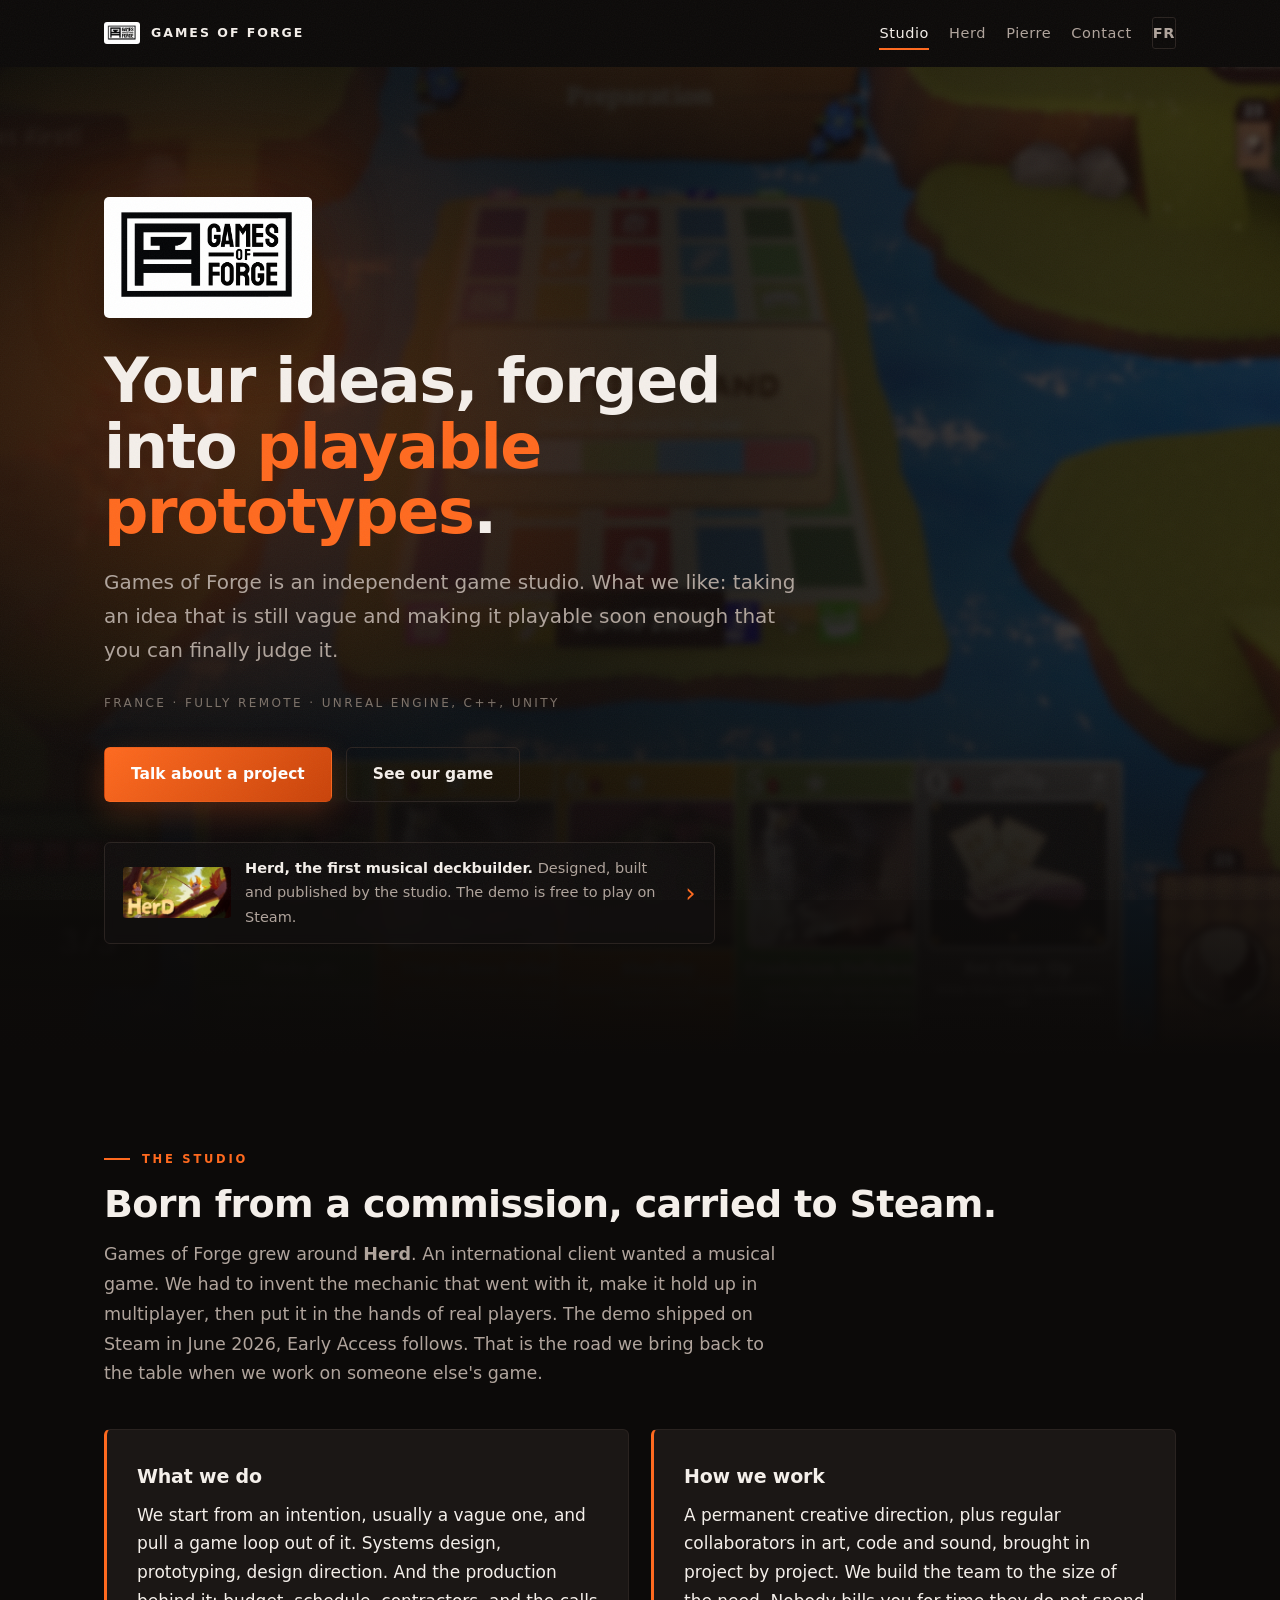
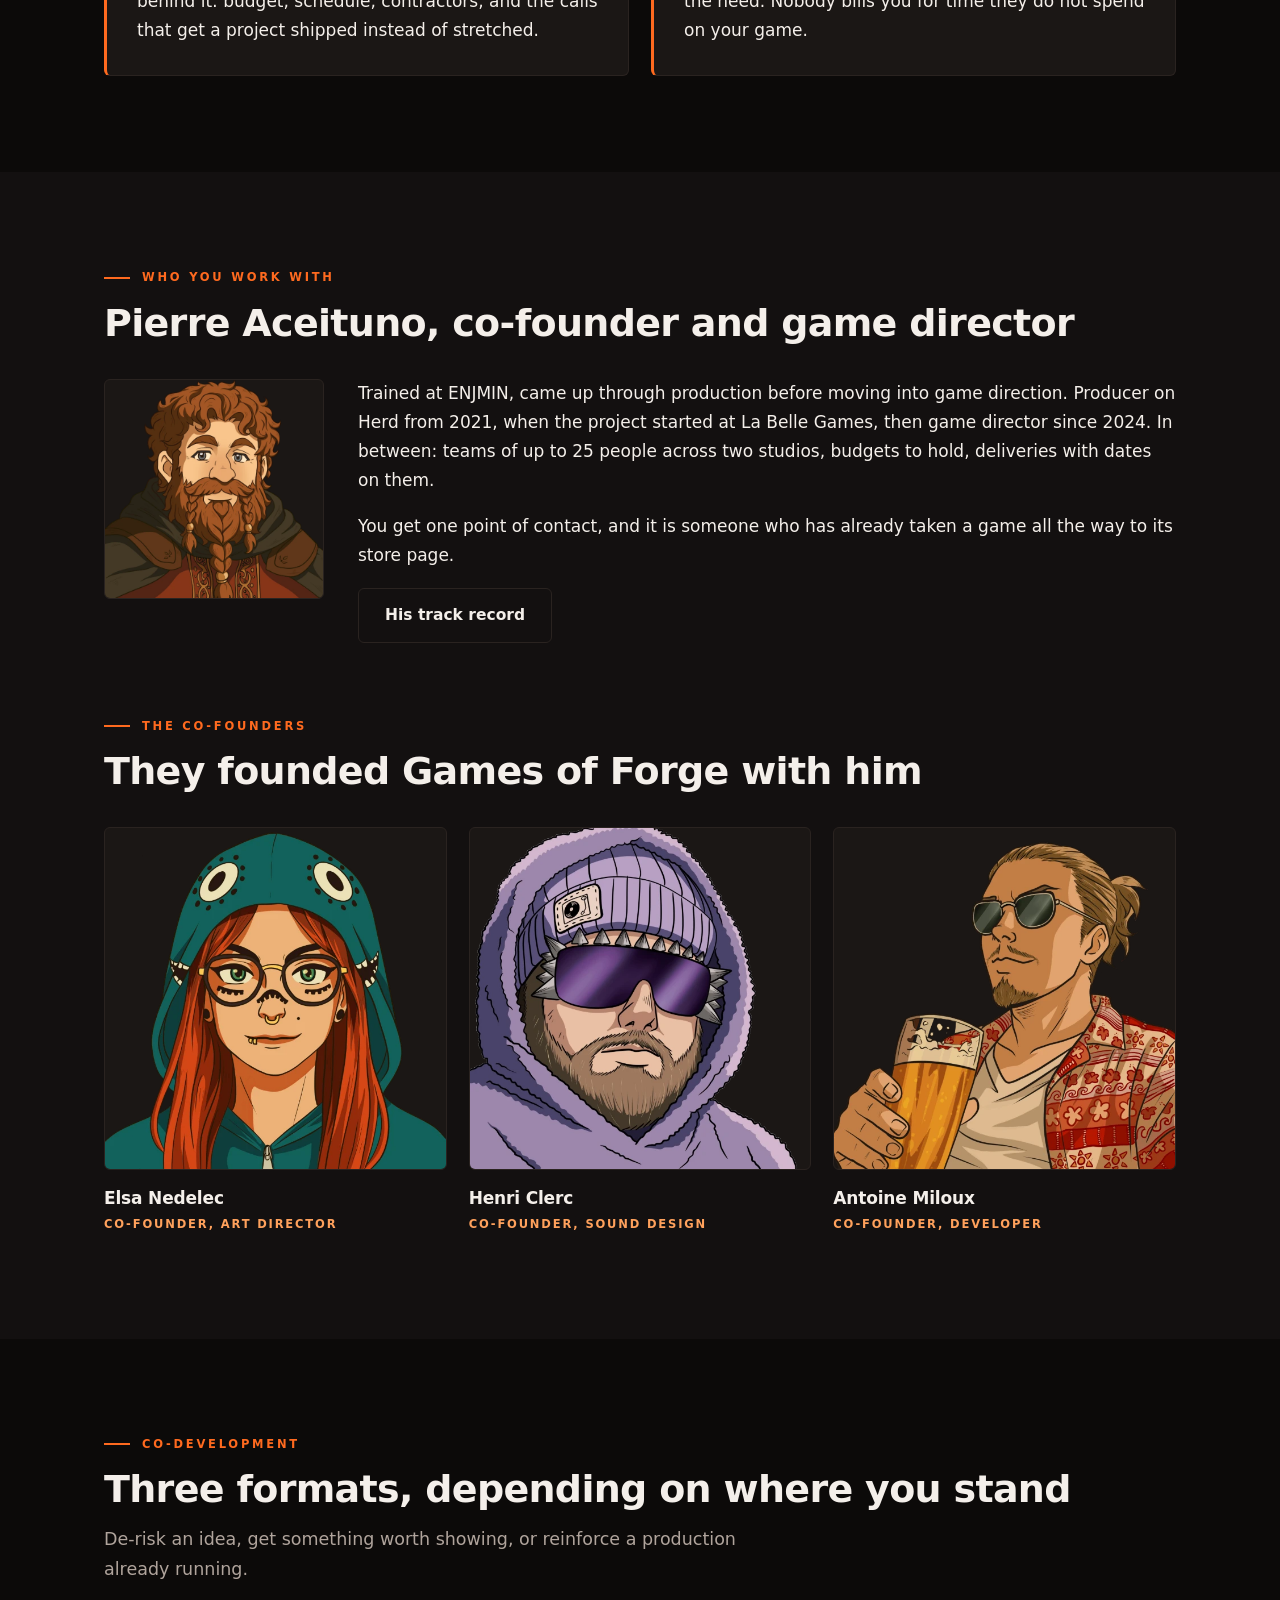
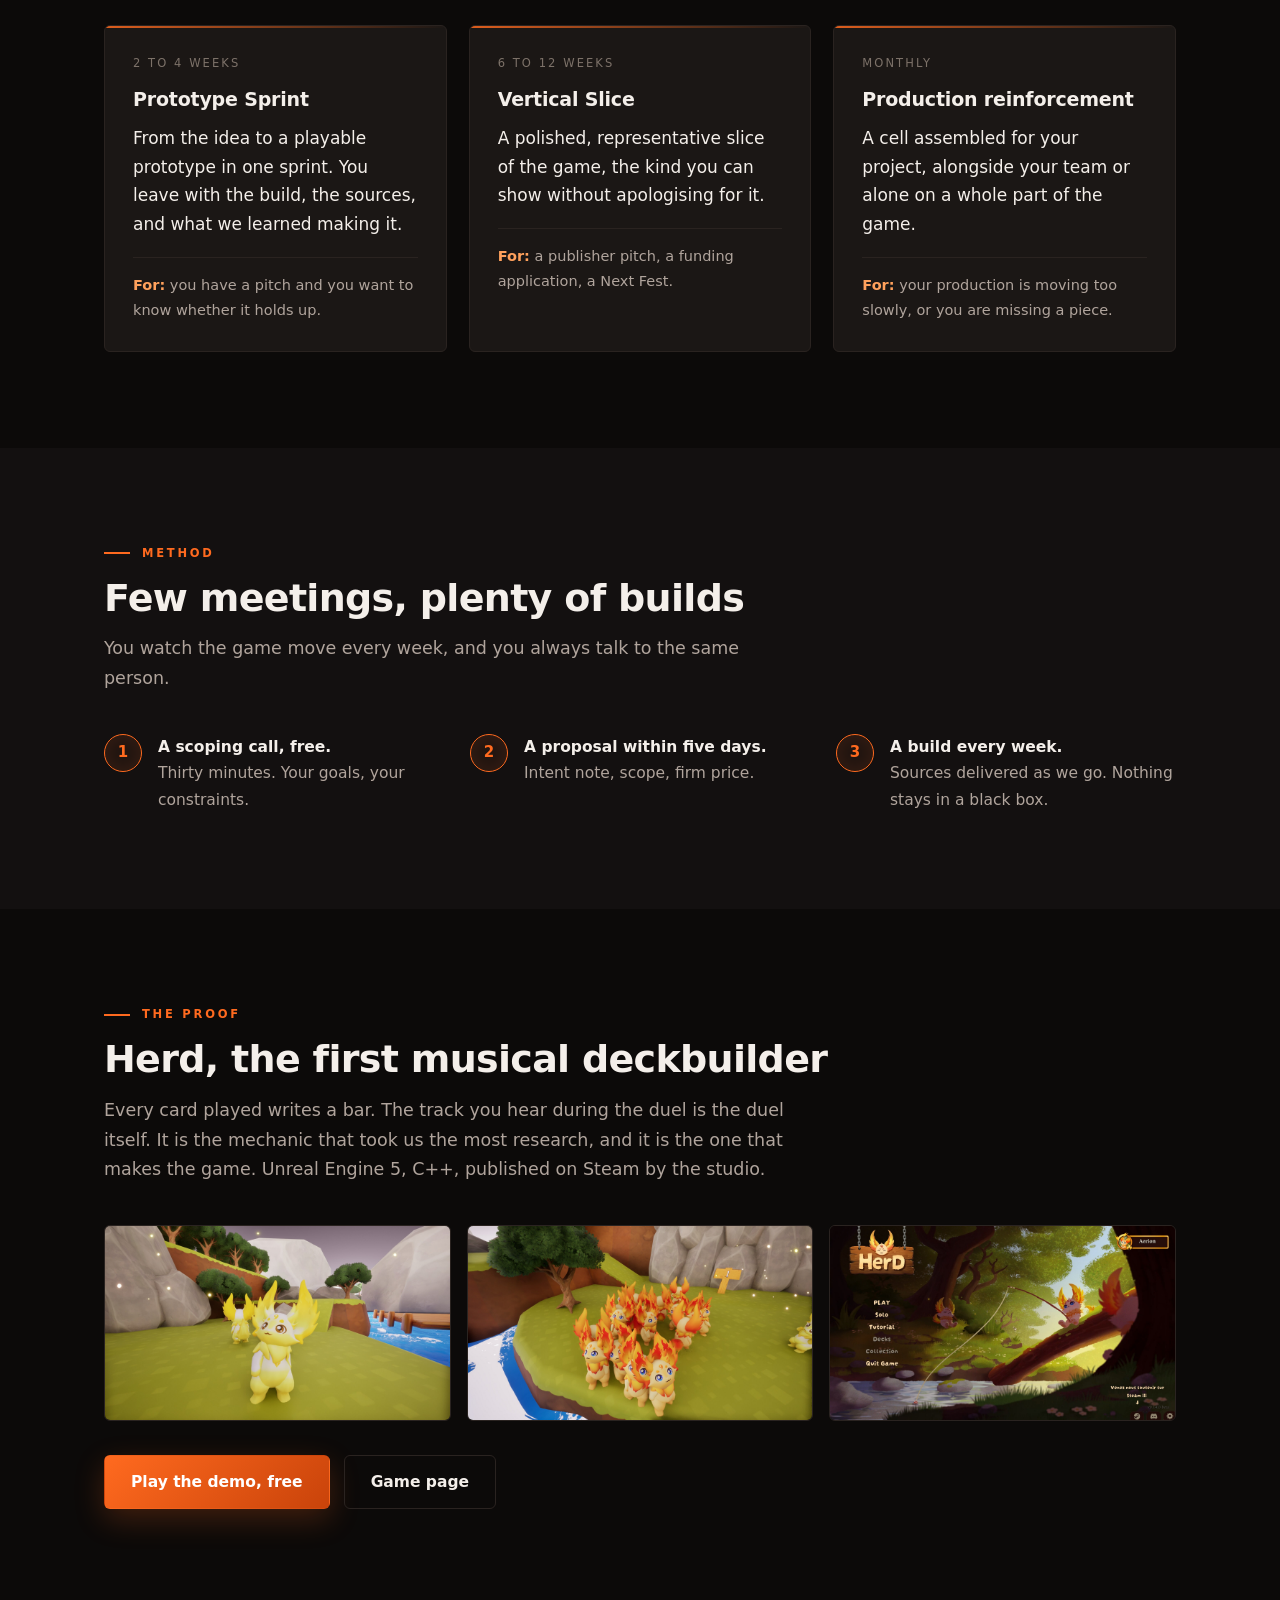
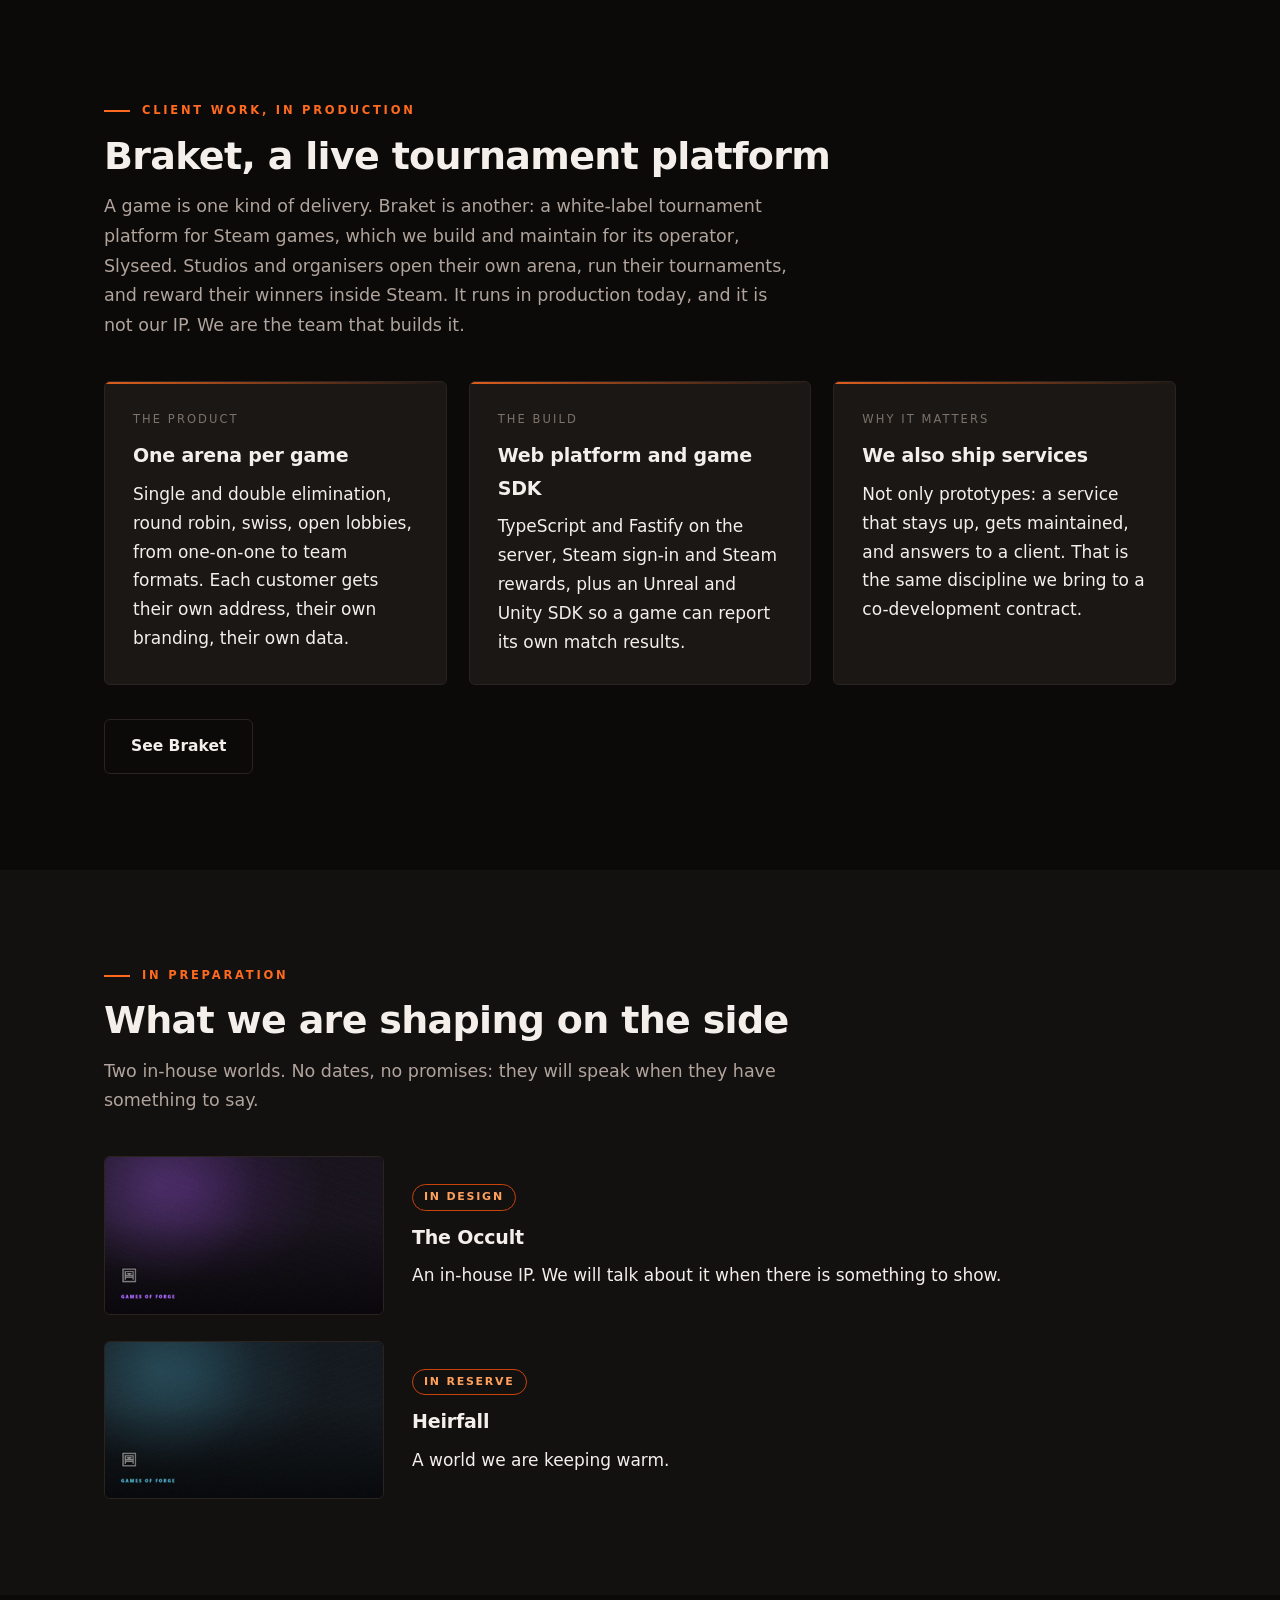
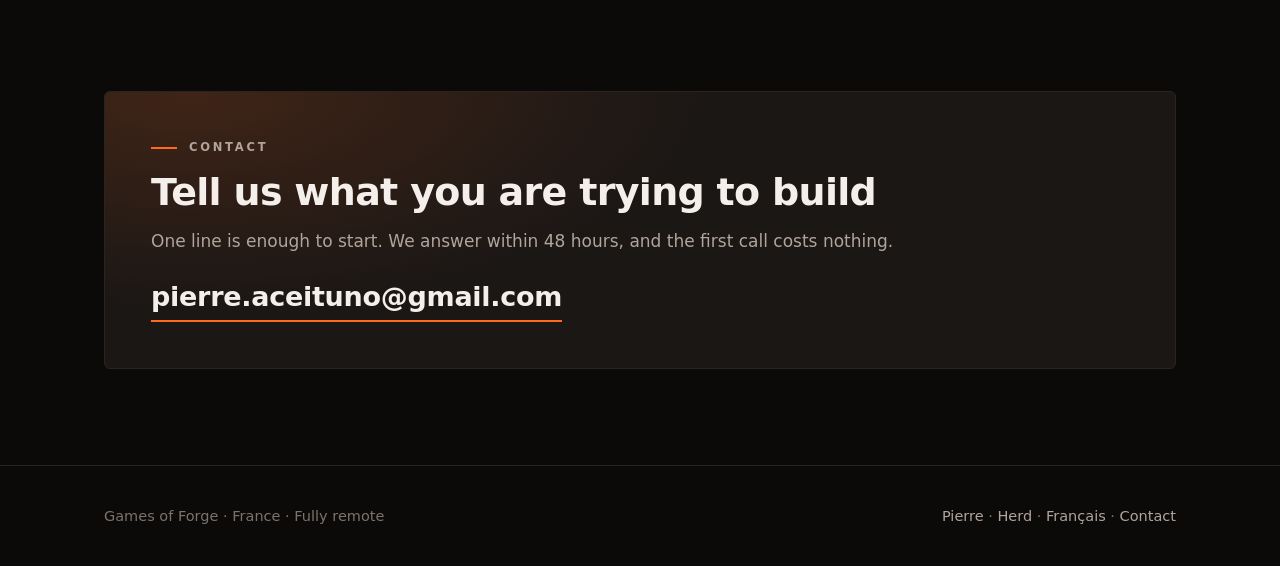
<file: index.html>
<!doctype html>
<html lang="en">
<head>
<meta charset="utf-8">
<meta name="viewport" content="width=device-width, initial-scale=1">
<script>document.documentElement.className+=' js';(function(){try{if(localStorage.getItem('gof-langue'))return;if((navigator.language||'').toLowerCase().indexOf('fr')===0)location.replace('fr/');}catch(e){}})();</script>
<title>Games of Forge: independent game studio</title>
<meta name="description" content="Games of Forge, an independent game studio. Design, prototyping and co-development on Unreal Engine and Unity. Herd, the first musical deckbuilder, free demo on Steam.">
<meta property="og:type" content="website">
<meta property="og:locale" content="en_GB">
<meta property="og:title" content="Games of Forge: independent game studio">
<meta property="og:description" content="We design, we prototype, we co-develop. Herd, the first musical deckbuilder, is playable on Steam.">
<meta property="og:image" content="https://games-of-forge.github.io/assets/og.png">
<meta name="twitter:card" content="summary_large_image">
<link rel="alternate" hreflang="fr" href="https://games-of-forge.github.io/fr/">
<link rel="alternate" hreflang="en" href="https://games-of-forge.github.io/">
<link rel="icon" href="assets/gof-icon.png">
<link rel="stylesheet" href="style.css">
</head>
<body>

<nav class="nav">
  <div class="wrap">
    <a class="marque" href="index.html"><img src="assets/gof-logo.png" alt="Games of Forge"> Games of Forge</a>
    <div class="liens">
      <a href="index.html" class="actif">Studio</a>
      <a href="herd.html">Herd</a>
      <a href="pierre.html">Pierre</a>
      <a href="#contact">Contact</a>
      <a class="langue" data-langue="fr" href="fr/" hreflang="fr">FR</a>
    </div>
  </div>
</nav>

<header class="hero">
  <div class="hero-fond" style="background-image:url('assets/herd/capture-6.jpg')"></div>
  <div class="wrap">
    <img class="enseigne" src="assets/gof-logo.png" alt="Games of Forge logo">
    <h1>Your ideas, forged into <em>playable prototypes</em>.</h1>
    <p class="chapo">Games of Forge is an independent game studio. What we like: taking an idea that is still vague and making it playable soon enough that you can finally judge it.</p>
    <p class="tampon">France · Fully remote · Unreal Engine, C++, Unity</p>
    <div class="actions">
      <a class="bouton" href="#contact">Talk about a project</a>
      <a class="bouton creux" href="herd.html">See our game</a>
    </div>
    <a class="preuve" href="herd.html">
      <img src="assets/herd/header.jpg" alt="Herd key art">
      <p><b>Herd, the first musical deckbuilder.</b> Designed, built and published by the studio. The demo is free to play on Steam.</p>
    </a>
  </div>
</header>

<section>
  <div class="wrap">
    <p class="surtitre apparait">The studio</p>
    <h2 class="apparait">Born from a commission, carried to Steam.</h2>
    <p class="intro apparait">Games of Forge grew around <b>Herd</b>. An international client wanted a musical game. We had to invent the mechanic that went with it, make it hold up in multiplayer, then put it in the hands of real players. The demo shipped on Steam in June 2026, Early Access follows. That is the road we bring back to the table when we work on someone else's game.</p>

    <div class="grille c2">
      <div class="bloc apparait">
        <h3>What we do</h3>
        <p style="margin-bottom:0">We start from an intention, usually a vague one, and pull a game loop out of it. Systems design, prototyping, design direction. And the production behind it: budget, schedule, contractors, and the calls that get a project shipped instead of stretched.</p>
      </div>
      <div class="bloc apparait" data-delai="120">
        <h3>How we work</h3>
        <p style="margin-bottom:0">A permanent creative direction, plus regular collaborators in art, code and sound, brought in project by project. We build the team to the size of the need. Nobody bills you for time they do not spend on your game.</p>
      </div>
    </div>
  </div>
</section>

<section class="teinte">
  <div class="wrap">
    <p class="surtitre apparait">Who you work with</p>
    <h2 class="apparait">Pierre Aceituno, co-founder and game director</h2>
    <div class="fondateur" style="margin-top:34px">
      <div class="portrait apparait"><img src="assets/equipe/pierre.webp" alt="Pierre Aceituno"></div>
      <div class="apparait" data-delai="100">
        <p>Trained at ENJMIN, came up through production before moving into game direction. Producer on Herd from 2021, when the project started at La Belle Games, then game director since 2024. In between: teams of up to 25 people across two studios, budgets to hold, deliveries with dates on them.</p>
        <p>You get one point of contact, and it is someone who has already taken a game all the way to its store page.</p>
        <p style="margin-bottom:0"><a class="bouton creux" href="pierre.html">His track record</a></p>
      </div>
    </div>

    <p class="surtitre apparait" style="margin-top:74px">The co-founders</p>
    <h2 class="apparait">They founded Games of Forge with him</h2>
    <div class="equipe trois" style="margin-top:34px">
      <div class="membre apparait">
        <div class="portrait"><img src="assets/equipe/elsa.webp" alt="Elsa Nedelec" loading="lazy"></div>
        <h3>Elsa Nedelec</h3>
        <p class="role">Co-founder, art director</p>
      </div>
      <div class="membre apparait" data-delai="80">
        <div class="portrait"><img src="assets/equipe/henri.webp" alt="Henri Clerc" loading="lazy"></div>
        <h3>Henri Clerc</h3>
        <p class="role">Co-founder, sound design</p>
      </div>
      <div class="membre apparait" data-delai="160">
        <div class="portrait"><img src="assets/equipe/antoine.webp" alt="Antoine Miloux" loading="lazy"></div>
        <h3>Antoine Miloux</h3>
        <p class="role">Co-founder, developer</p>
      </div>
    </div>
  </div>
</section>

<section>
  <div class="wrap">
    <p class="surtitre apparait">Co-development</p>
    <h2 class="apparait">Three formats, depending on where you stand</h2>
    <p class="intro apparait">De-risk an idea, get something worth showing, or reinforce a production already running.</p>

    <div class="grille c3">
      <div class="carte apparait">
        <p class="duree">2 to 4 weeks</p>
        <h3>Prototype Sprint</h3>
        <p>From the idea to a playable prototype in one sprint. You leave with the build, the sources, and what we learned making it.</p>
        <p class="pour"><b>For:</b> you have a pitch and you want to know whether it holds up.</p>
      </div>
      <div class="carte apparait" data-delai="110">
        <p class="duree">6 to 12 weeks</p>
        <h3>Vertical Slice</h3>
        <p>A polished, representative slice of the game, the kind you can show without apologising for it.</p>
        <p class="pour"><b>For:</b> a publisher pitch, a funding application, a Next Fest.</p>
      </div>
      <div class="carte apparait" data-delai="220">
        <p class="duree">Monthly</p>
        <h3>Production reinforcement</h3>
        <p>A cell assembled for your project, alongside your team or alone on a whole part of the game.</p>
        <p class="pour"><b>For:</b> your production is moving too slowly, or you are missing a piece.</p>
      </div>
    </div>
  </div>
</section>

<section class="teinte">
  <div class="wrap">
    <p class="surtitre apparait">Method</p>
    <h2 class="apparait">Few meetings, plenty of builds</h2>
    <p class="intro apparait">You watch the game move every week, and you always talk to the same person.</p>
    <div class="etapes">
      <div class="etape apparait"><div class="num">1</div><p><b>A scoping call, free.</b>Thirty minutes. Your goals, your constraints.</p></div>
      <div class="etape apparait" data-delai="110"><div class="num">2</div><p><b>A proposal within five days.</b>Intent note, scope, firm price.</p></div>
      <div class="etape apparait" data-delai="220"><div class="num">3</div><p><b>A build every week.</b>Sources delivered as we go. Nothing stays in a black box.</p></div>
    </div>
  </div>
</section>

<section>
  <div class="wrap">
    <p class="surtitre apparait">The proof</p>
    <h2 class="apparait">Herd, the first musical deckbuilder</h2>
    <p class="intro apparait">Every card played writes a bar. The track you hear during the duel is the duel itself. It is the mechanic that took us the most research, and it is the one that makes the game. Unreal Engine 5, C++, published on Steam by the studio.</p>
    <div class="galerie">
      <a class="apparait" href="https://store.steampowered.com/app/4273350/" target="_blank" rel="noopener"><img src="assets/herd/capture-1.jpg" alt="Herd, in game" loading="lazy"></a>
      <a class="apparait" data-delai="90" href="https://store.steampowered.com/app/4273350/" target="_blank" rel="noopener"><img src="assets/herd/capture-3.jpg" alt="Herd, in game" loading="lazy"></a>
      <a class="apparait" data-delai="180" href="https://store.steampowered.com/app/4273350/" target="_blank" rel="noopener"><img src="assets/herd/capture-5.jpg" alt="Herd, in game" loading="lazy"></a>
    </div>
    <div class="actions">
      <a class="bouton" href="https://store.steampowered.com/app/4291690/" target="_blank" rel="noopener">Play the demo, free</a>
      <a class="bouton creux" href="herd.html">Game page</a>
    </div>
  </div>
</section>

<section>
  <div class="wrap">
    <p class="surtitre apparait">Client work, in production</p>
    <h2 class="apparait">Braket, a live tournament platform</h2>
    <p class="intro apparait">A game is one kind of delivery. Braket is another: a white-label tournament platform for Steam games, which we build and maintain for its operator, Slyseed. Studios and organisers open their own arena, run their tournaments, and reward their winners inside Steam. It runs in production today, and it is not our IP. We are the team that builds it.</p>

    <div class="grille c3">
      <div class="carte apparait">
        <p class="duree">The product</p>
        <h3>One arena per game</h3>
        <p>Single and double elimination, round robin, swiss, open lobbies, from one-on-one to team formats. Each customer gets their own address, their own branding, their own data.</p>
      </div>
      <div class="carte apparait" data-delai="110">
        <p class="duree">The build</p>
        <h3>Web platform and game SDK</h3>
        <p>TypeScript and Fastify on the server, Steam sign-in and Steam rewards, plus an Unreal and Unity SDK so a game can report its own match results.</p>
      </div>
      <div class="carte apparait" data-delai="220">
        <p class="duree">Why it matters</p>
        <h3>We also ship services</h3>
        <p>Not only prototypes: a service that stays up, gets maintained, and answers to a client. That is the same discipline we bring to a co-development contract.</p>
      </div>
    </div>

    <div class="actions">
      <a class="bouton creux" href="https://staging.braket.gg" target="_blank" rel="noopener">See Braket</a>
    </div>
  </div>
</section>

<section class="teinte">
  <div class="wrap">
    <p class="surtitre apparait">In preparation</p>
    <h2 class="apparait">What we are shaping on the side</h2>
    <p class="intro apparait">Two in-house worlds. No dates, no promises: they will speak when they have something to say.</p>

    <div class="projet apparait">
      <div class="vignette"><img src="assets/occult.jpg" alt="The Occult" loading="lazy"></div>
      <div>
        <span class="etiquette">In design</span>
        <h3>The Occult</h3>
        <p style="margin-bottom:0">An in-house IP. We will talk about it when there is something to show.</p>
      </div>
    </div>

    <div class="projet apparait" data-delai="120">
      <div class="vignette"><img src="assets/heirfall.jpg" alt="Heirfall" loading="lazy"></div>
      <div>
        <span class="etiquette">In reserve</span>
        <h3>Heirfall</h3>
        <p style="margin-bottom:0">A world we are keeping warm.</p>
      </div>
    </div>
  </div>
</section>

<section id="contact">
  <div class="wrap">
    <div class="contact apparait">
      <p class="surtitre">Contact</p>
      <h2>Tell us what you are trying to build</h2>
      <p>One line is enough to start. We answer within 48 hours, and the first call costs nothing.</p>
      <p style="margin-bottom:0"><a class="courriel" href="mailto:pierre.aceituno@gmail.com?subject=Games%20of%20Forge%20project">pierre.aceituno@gmail.com</a></p>
    </div>
  </div>
</section>

<footer>
  <div class="wrap">
    <div>Games of Forge · France · Fully remote</div>
    <div><a href="pierre.html">Pierre</a> · <a href="herd.html">Herd</a> · <a data-langue="fr" href="fr/">Français</a> · <a href="mailto:pierre.aceituno@gmail.com">Contact</a></div>
  </div>
</footer>

<script src="site.js"></script>
</body>
</html>
</file>
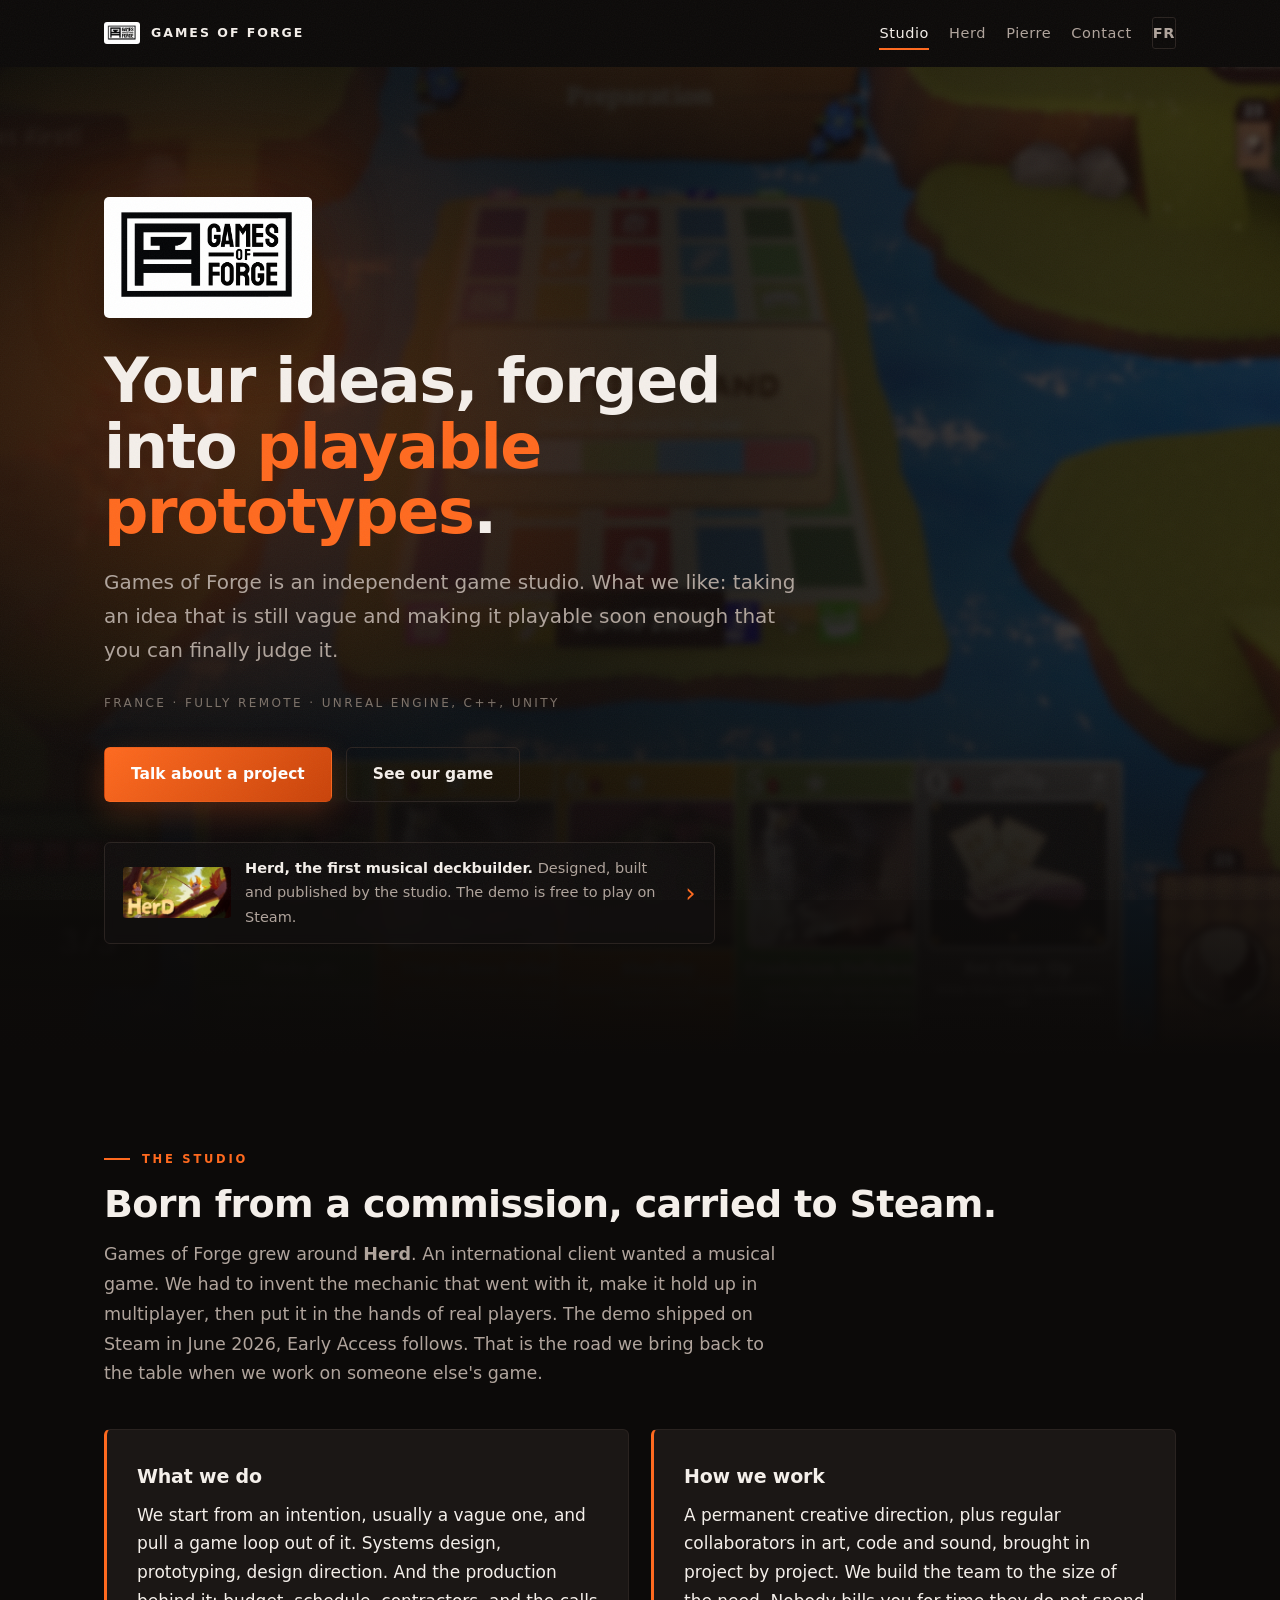
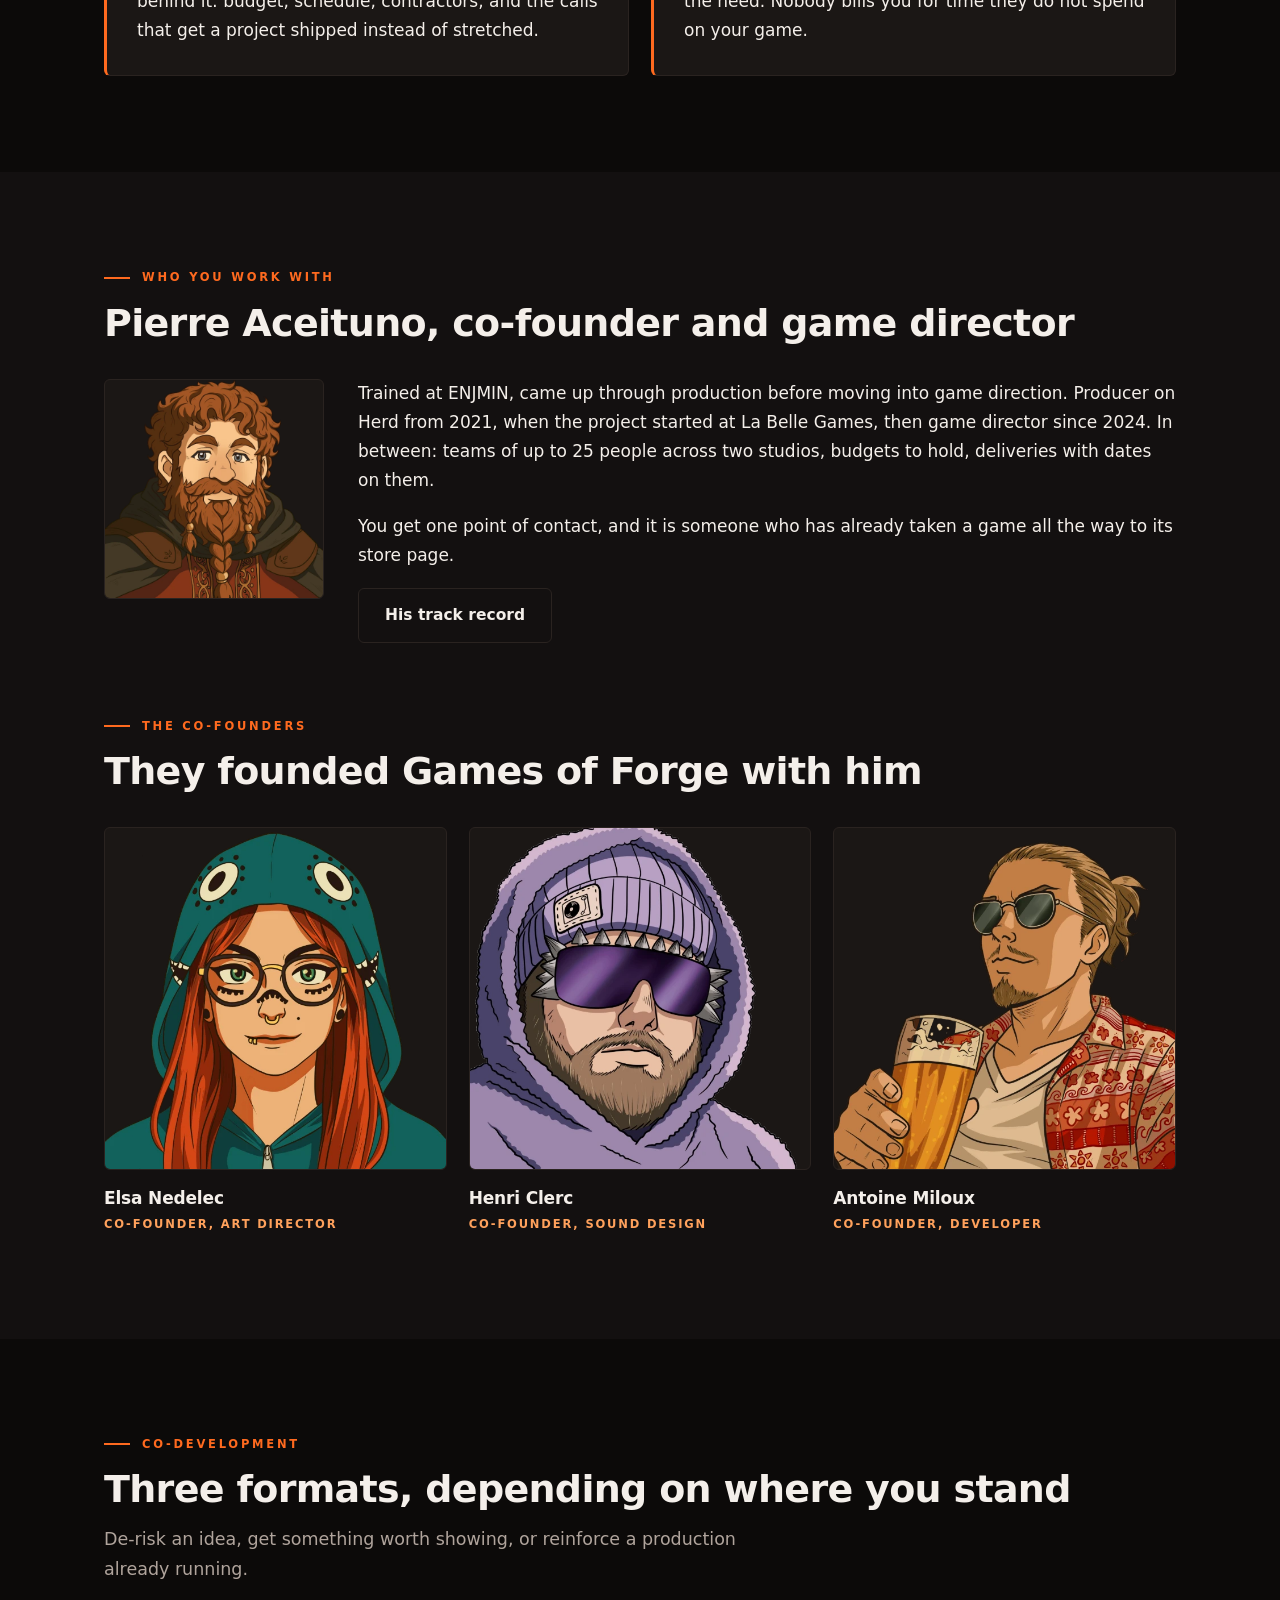
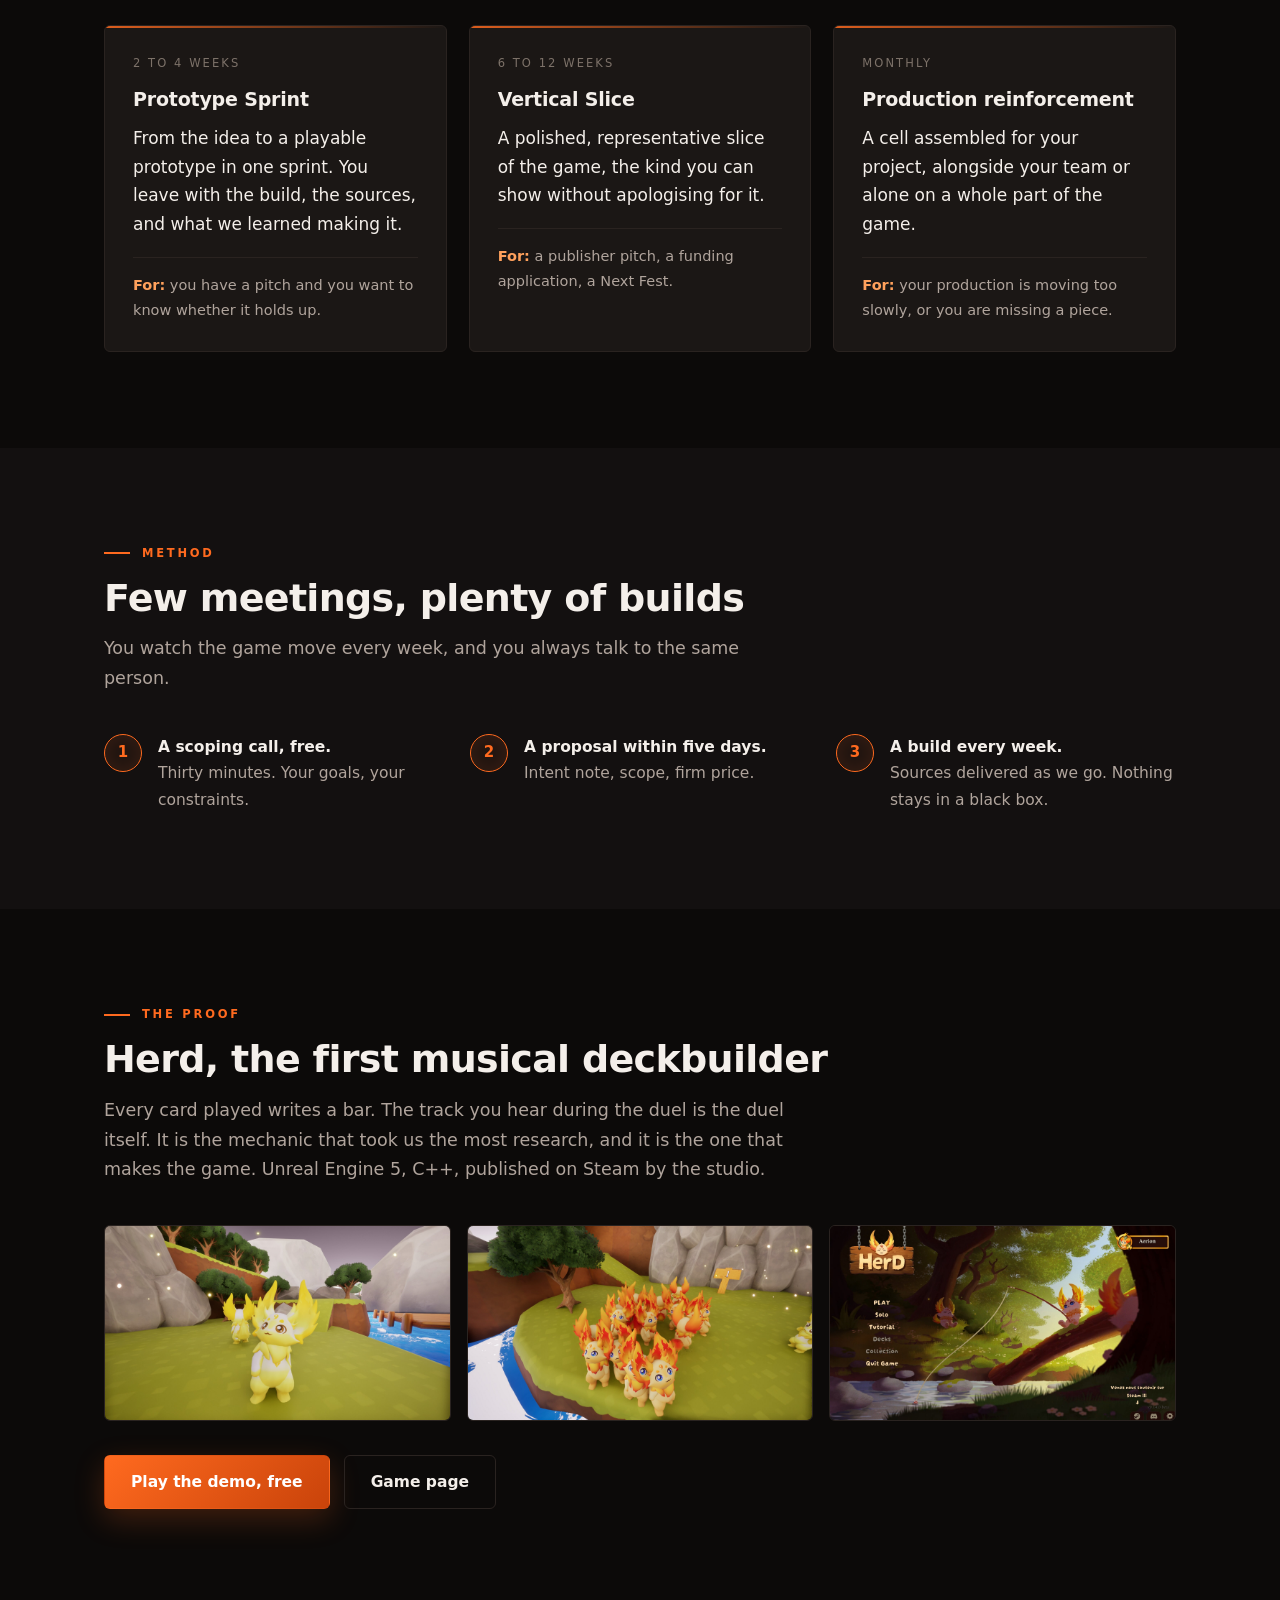
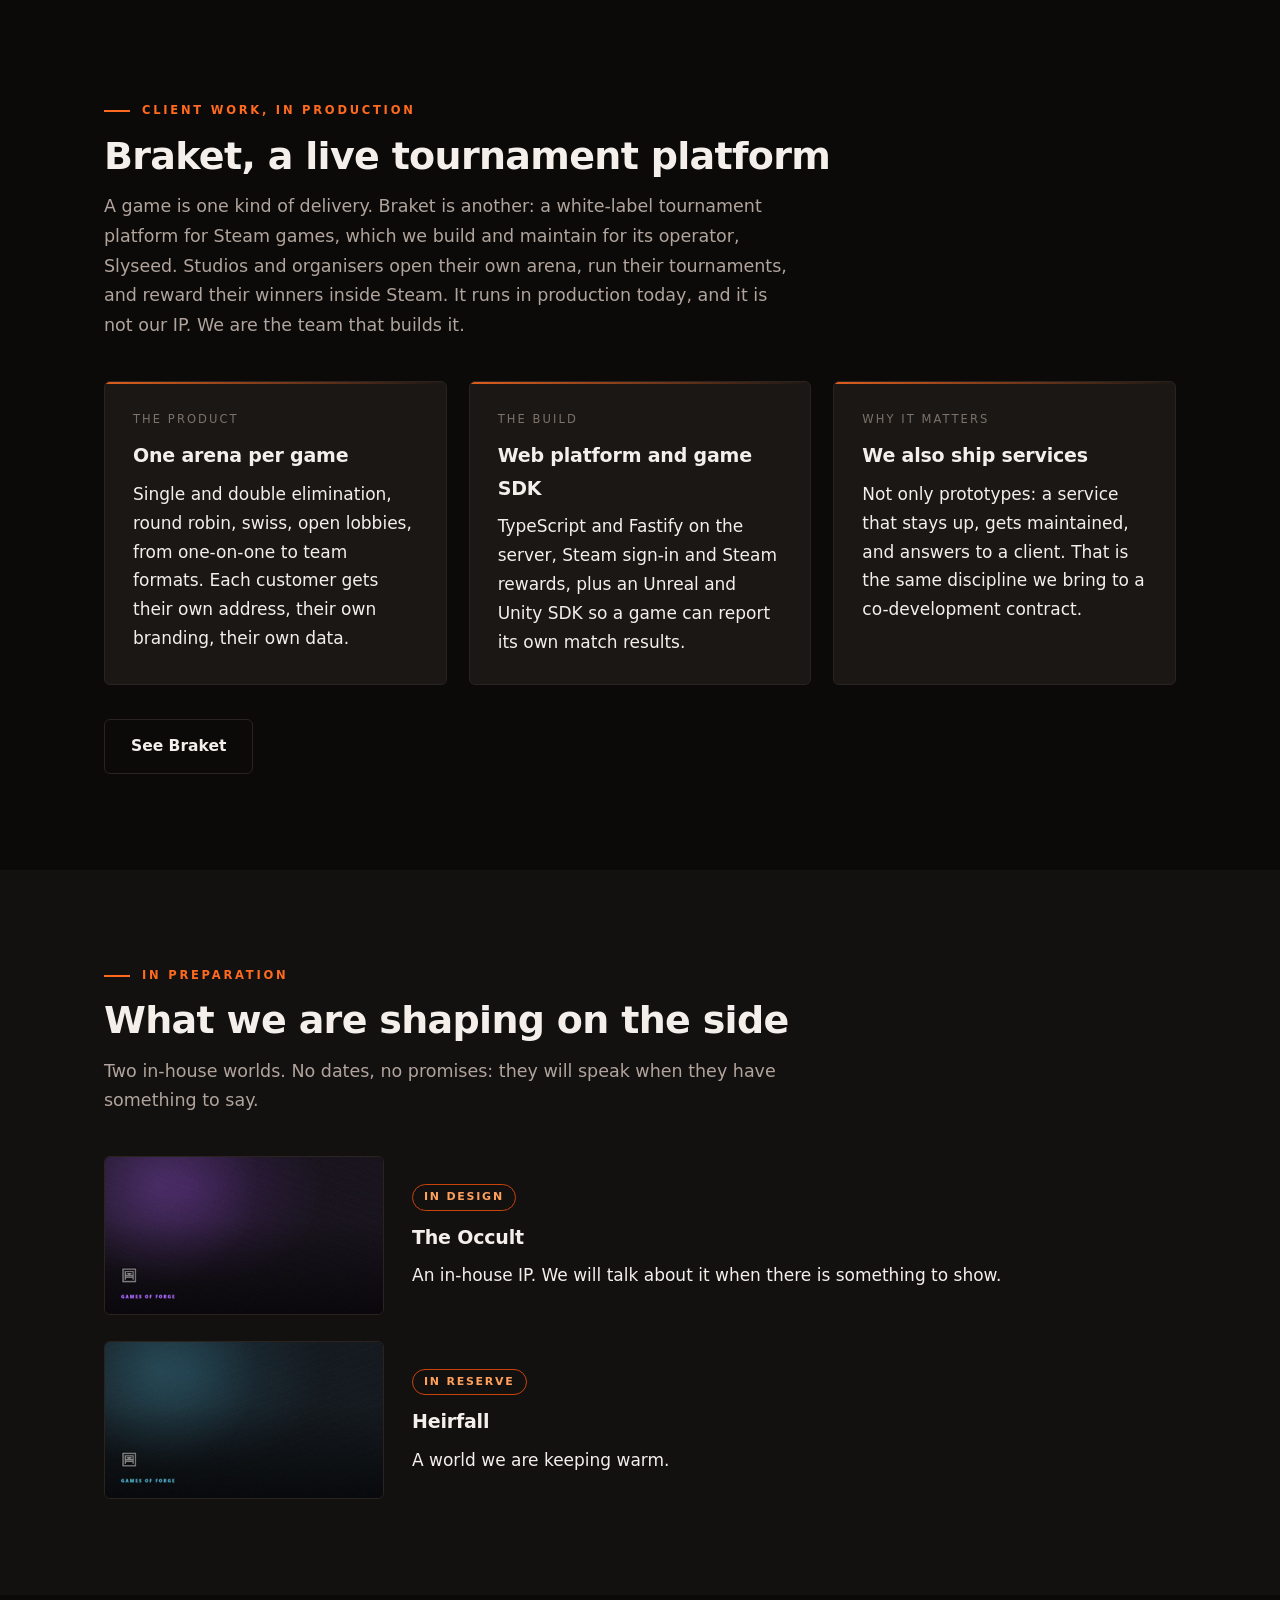
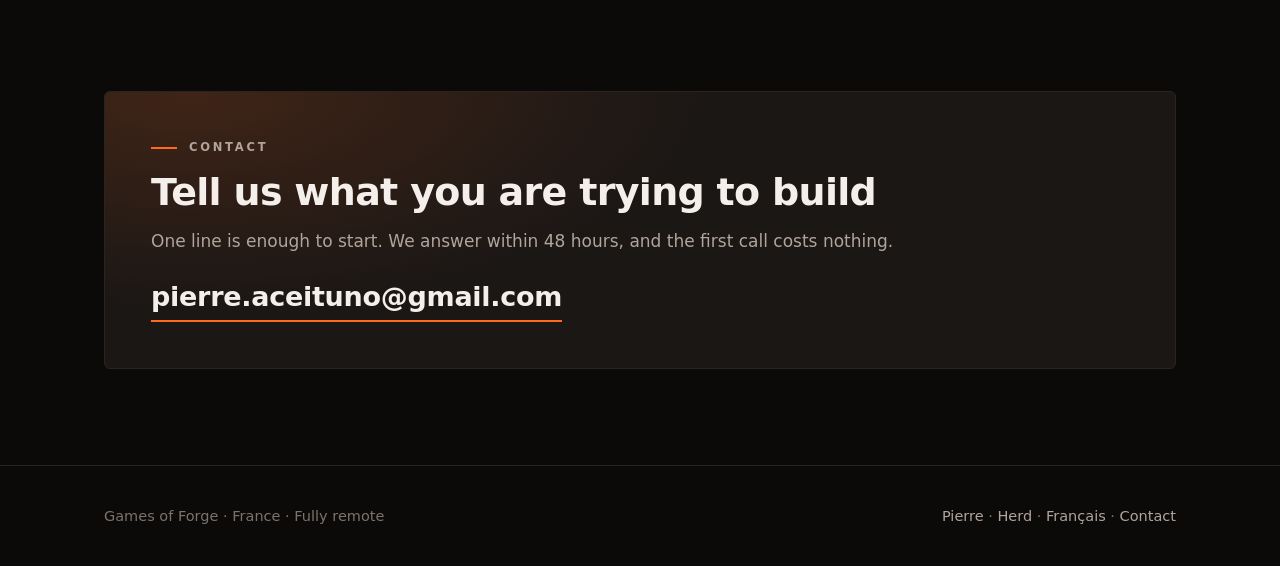
<file: en/index.html>
<!doctype html>
<html lang="en">
<head>
<meta charset="utf-8">
<meta name="viewport" content="width=device-width, initial-scale=1">
<title>Games of Forge</title>
<meta name="robots" content="noindex">
<link rel="canonical" href="https://games-of-forge.github.io/">
<meta http-equiv="refresh" content="0; url=../">
<script>location.replace('../');</script>
<link rel="icon" href="../assets/gof-icon.png">
<link rel="stylesheet" href="../style.css">
</head>
<body>
<!-- Rattrapage : cette adresse a circule avant la mise en ligne, l'anglais vit en fait a la racine. -->
<section class="hero compact">
  <div class="wrap">
    <p class="surtitre">Games of Forge</p>
    <p class="chapo">The English site now lives at the root address.</p>
    <div class="actions"><a class="bouton" href="../">Continue</a></div>
  </div>
</section>
</body>
</html>
</file>
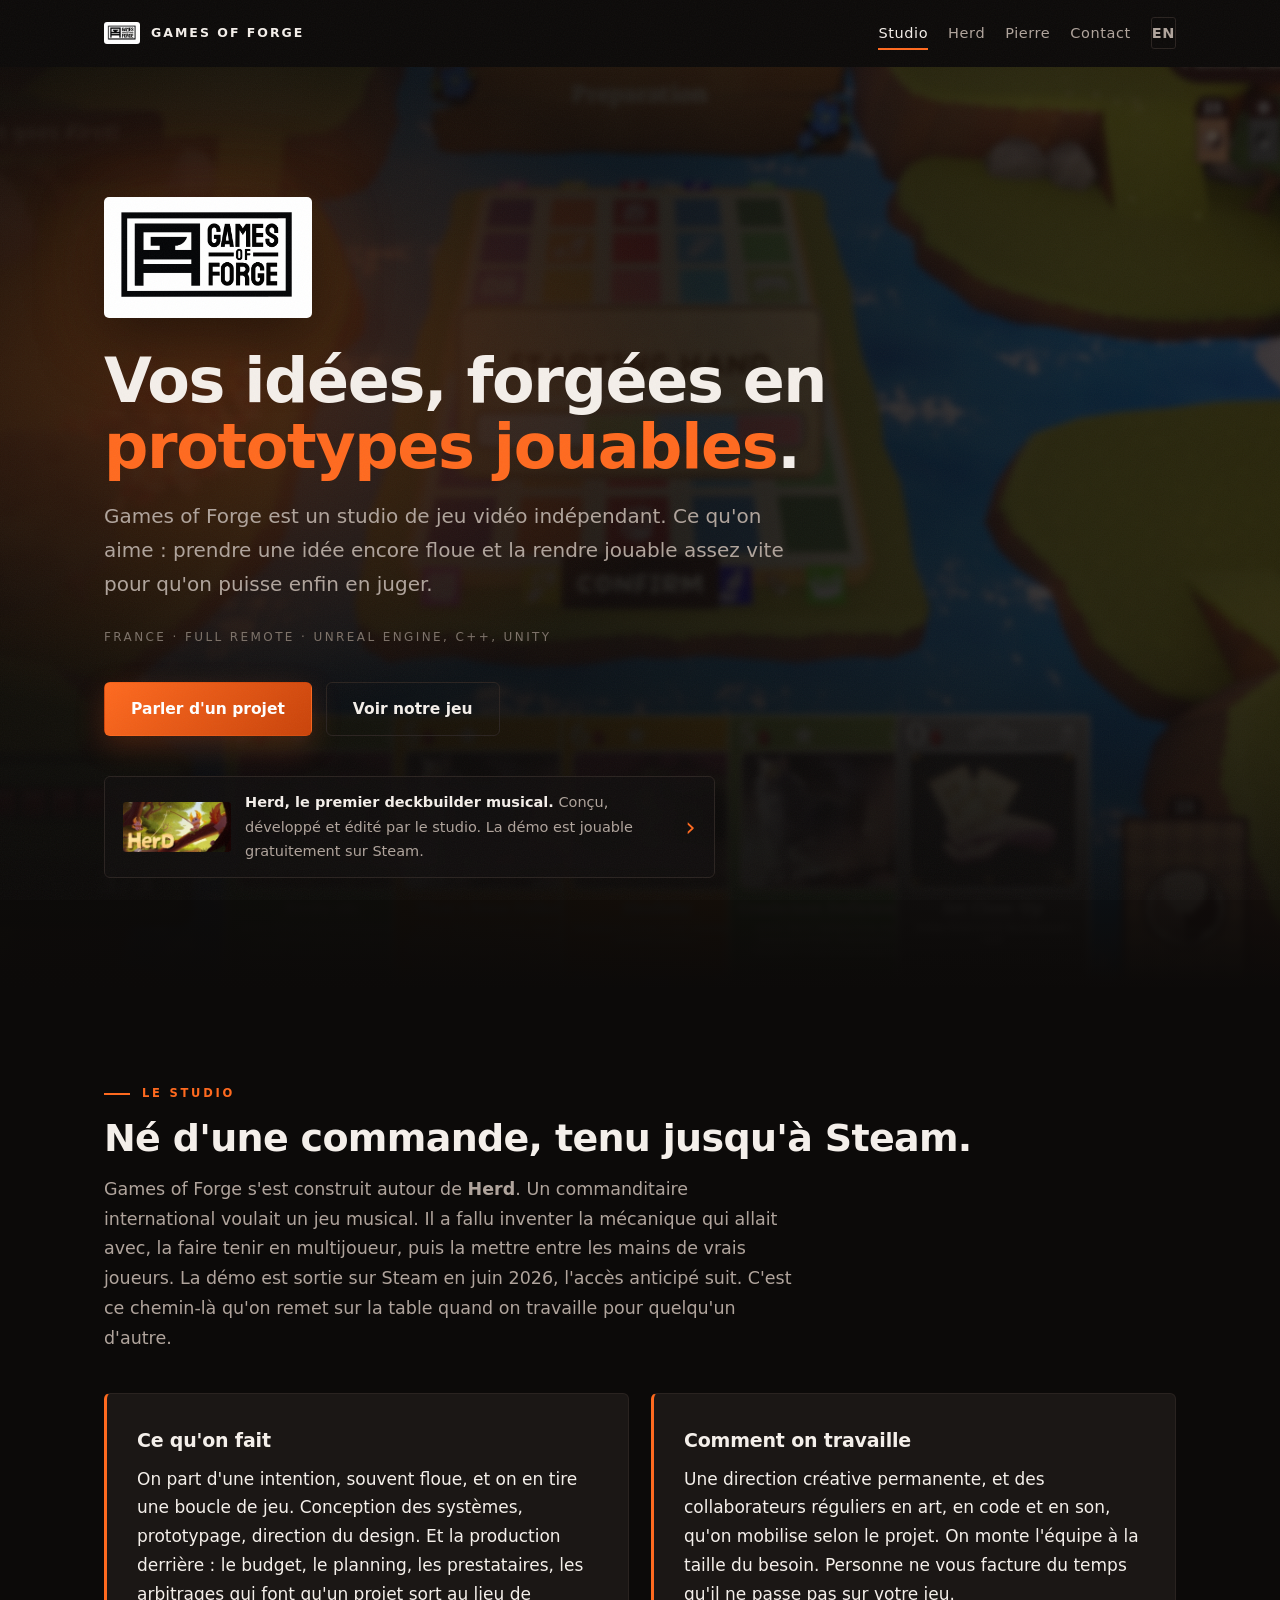
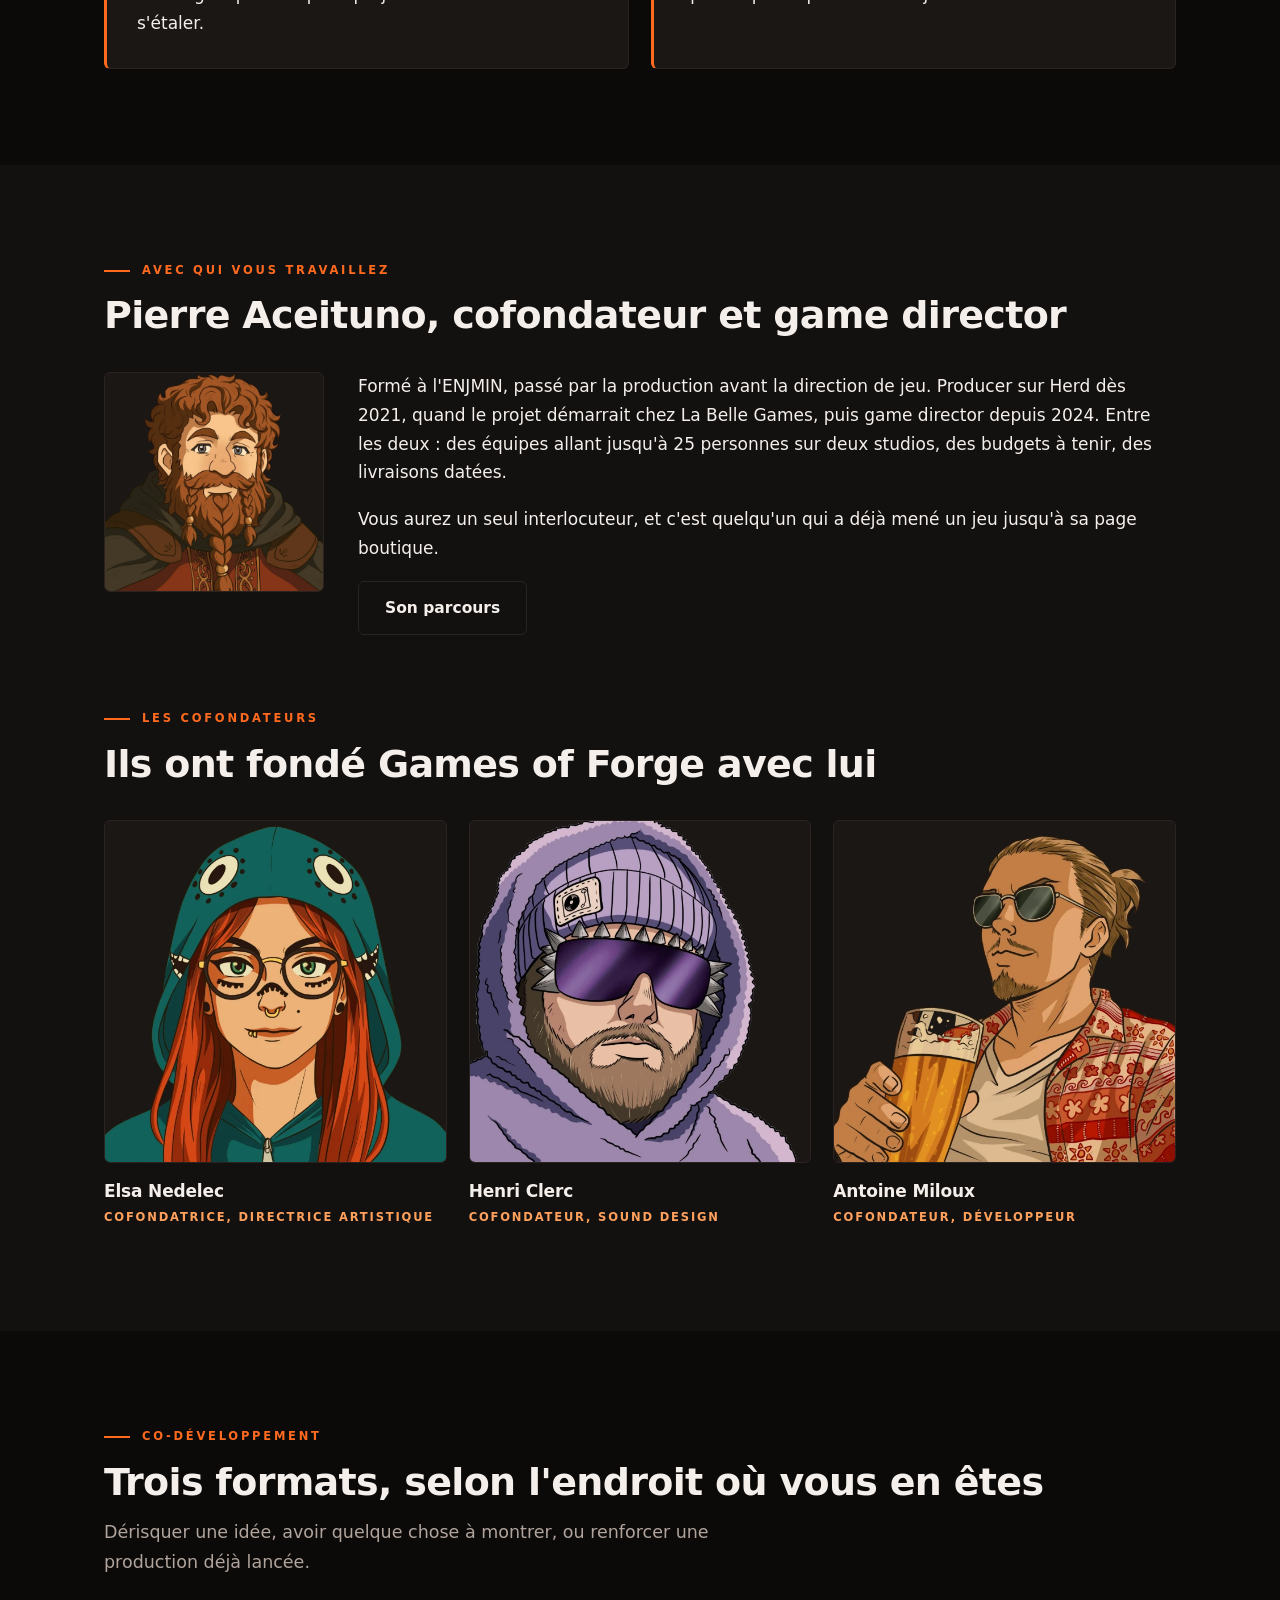
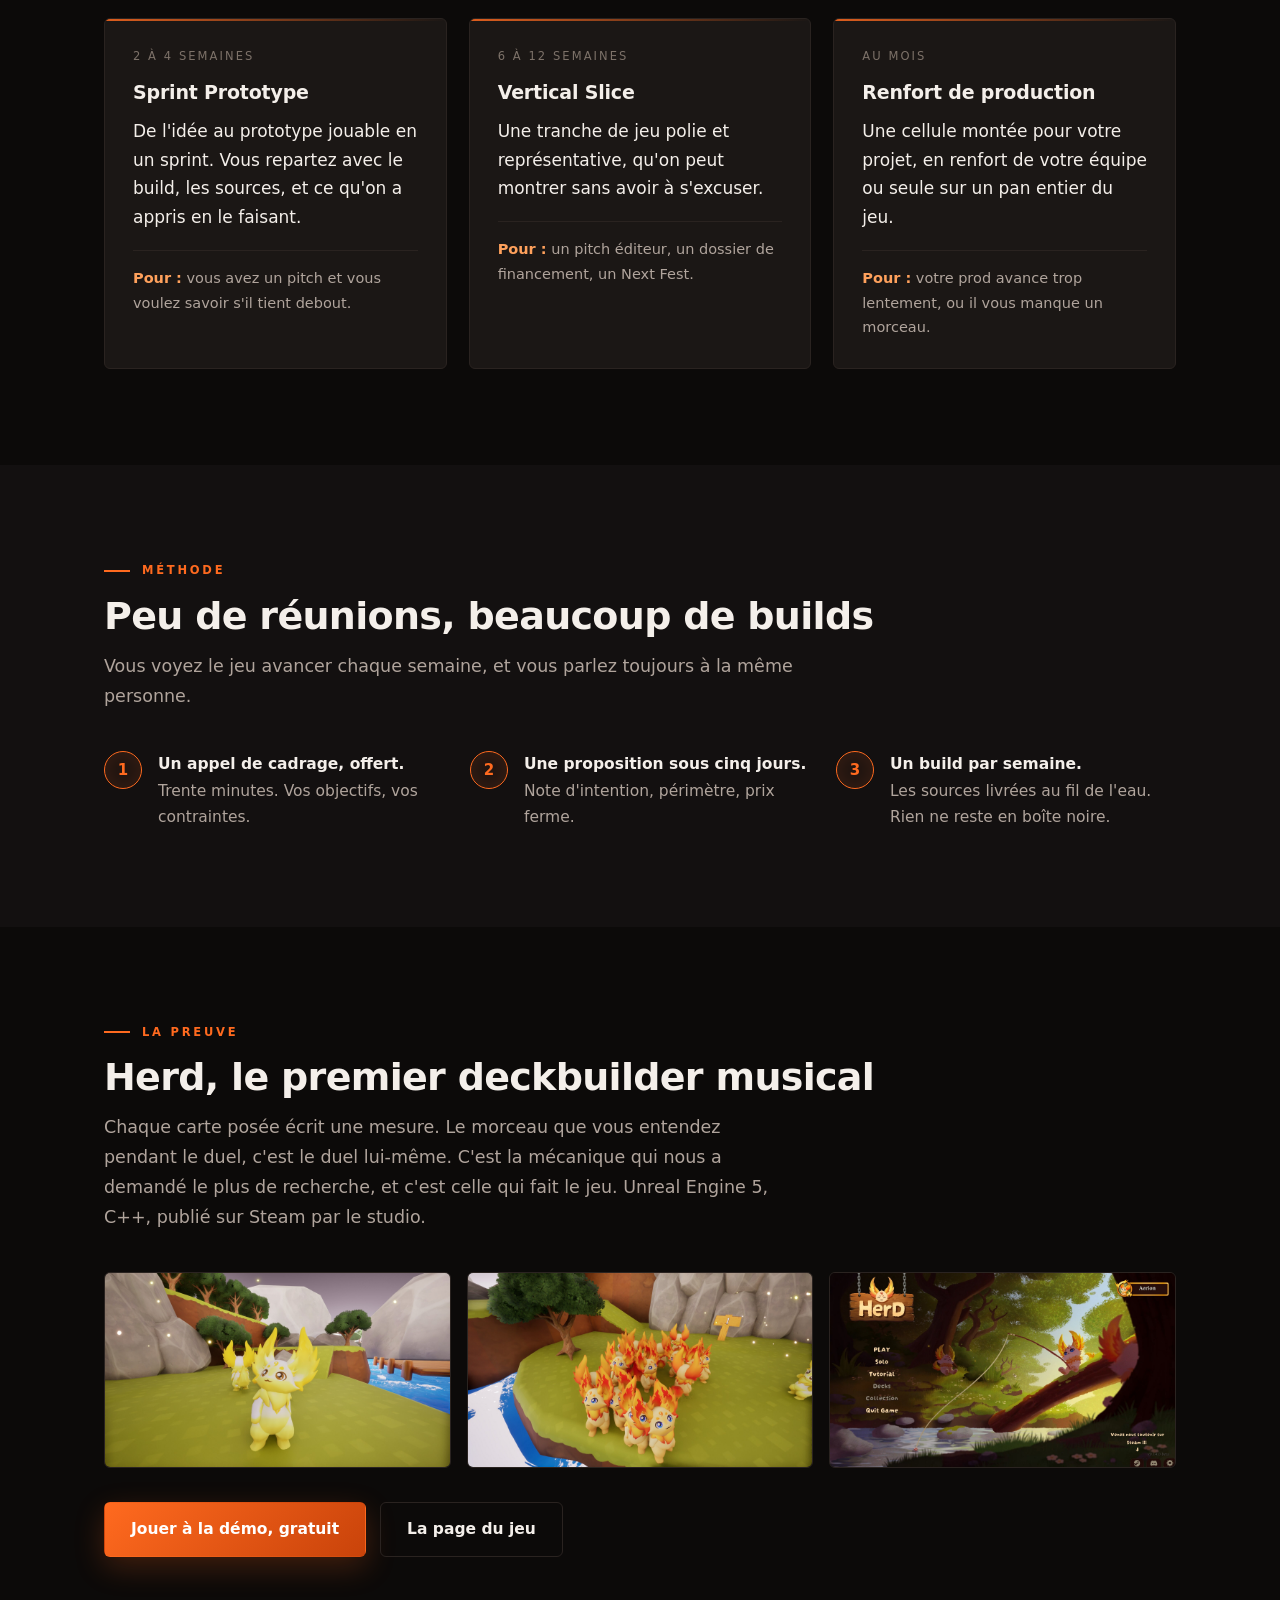
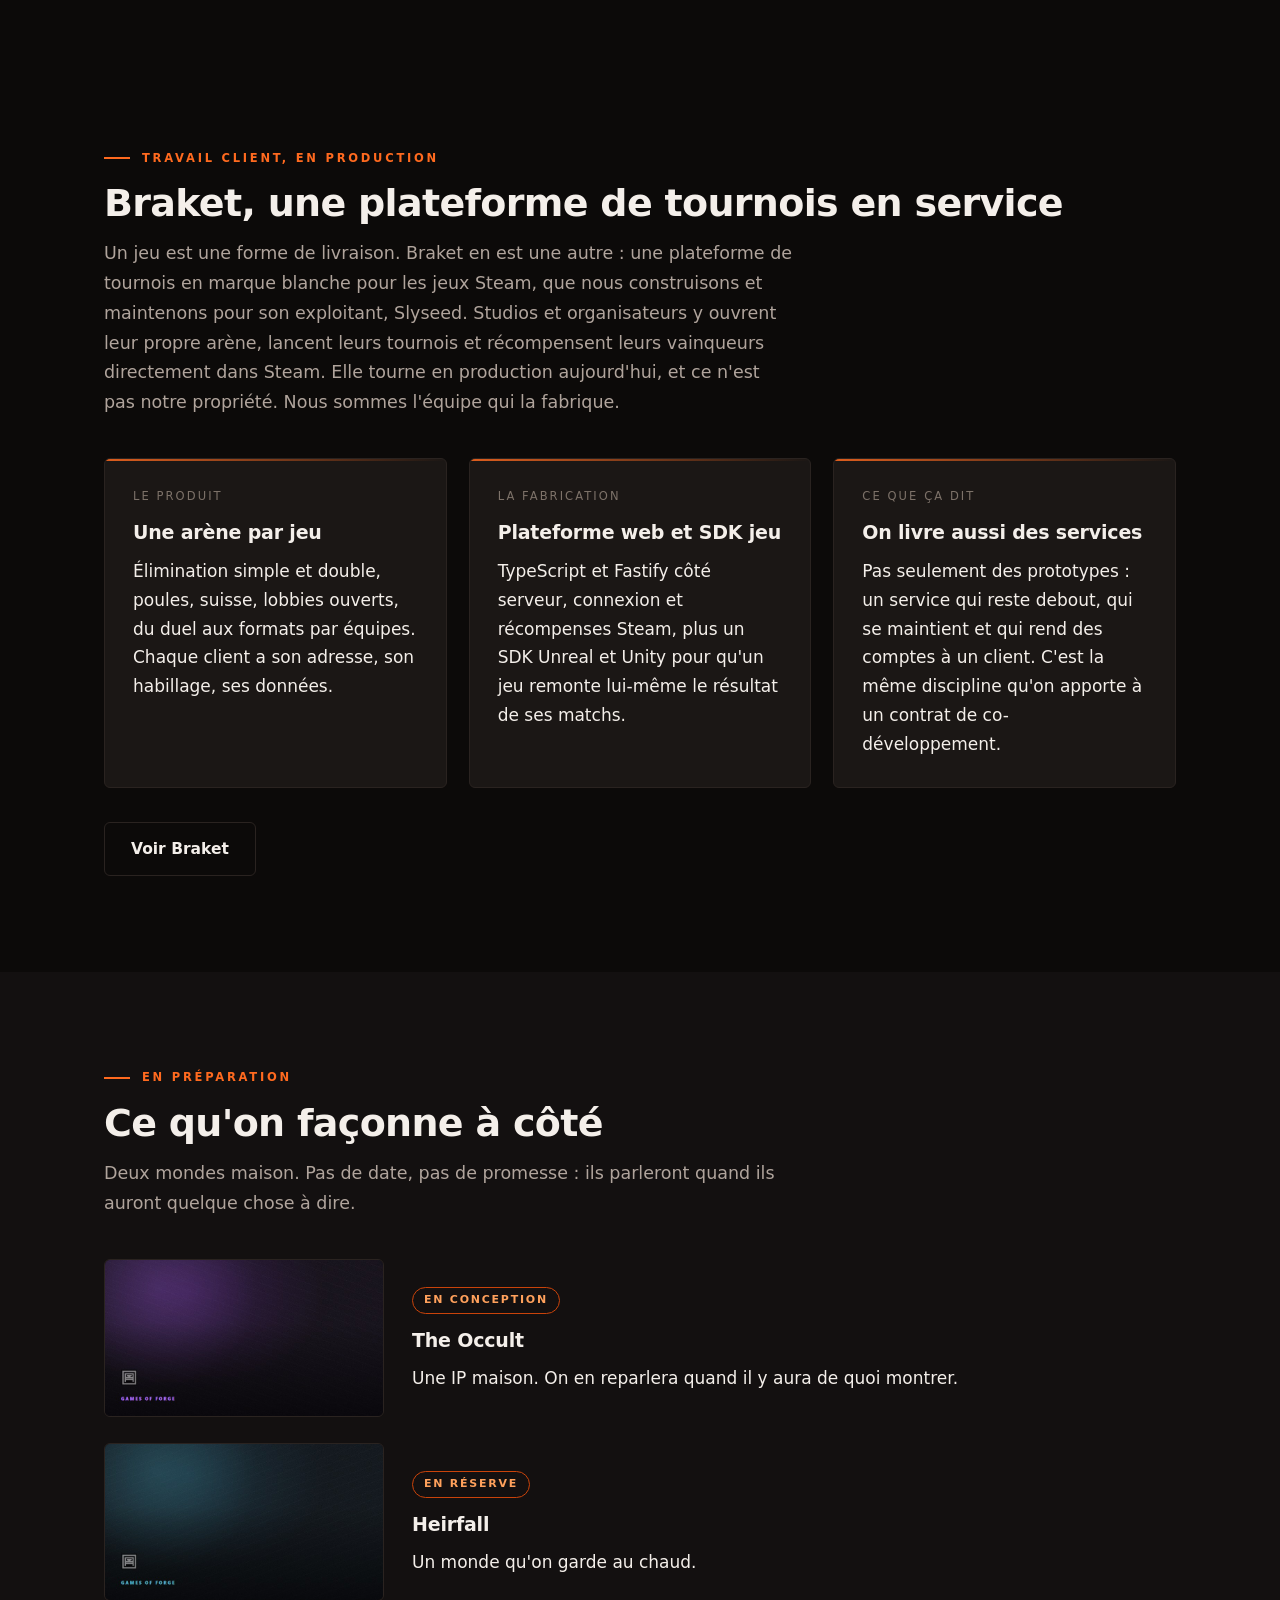
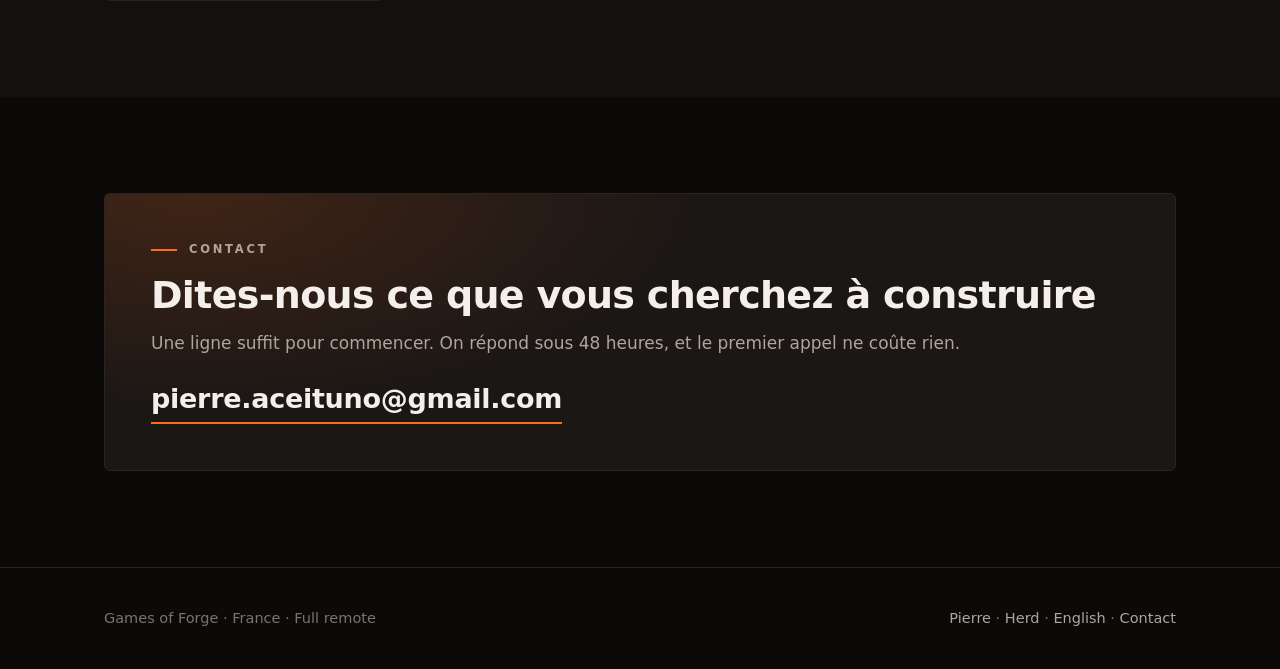
<file: fr/index.html>
<!doctype html>
<html lang="fr">
<head>
<meta charset="utf-8">
<meta name="viewport" content="width=device-width, initial-scale=1">
<script>document.documentElement.className+=' js';</script>
<title>Games of Forge : studio de jeu vidéo indépendant</title>
<meta name="description" content="Games of Forge, studio de jeu vidéo indépendant. Conception, prototypage et co-développement sur Unreal Engine et Unity. Herd, le premier deckbuilder musical, démo gratuite sur Steam.">
<meta property="og:type" content="website">
<meta property="og:locale" content="fr_FR">
<meta property="og:title" content="Games of Forge : studio de jeu vidéo indépendant">
<meta property="og:description" content="On conçoit, on prototype, on co-développe. Herd, le premier deckbuilder musical, est jouable sur Steam.">
<meta property="og:image" content="https://games-of-forge.github.io/assets/og.png">
<meta name="twitter:card" content="summary_large_image">
<link rel="alternate" hreflang="fr" href="https://games-of-forge.github.io/fr/">
<link rel="alternate" hreflang="en" href="https://games-of-forge.github.io/">
<link rel="icon" href="../assets/gof-icon.png">
<link rel="stylesheet" href="../style.css">
</head>
<body>

<nav class="nav">
  <div class="wrap">
    <a class="marque" href="index.html"><img src="../assets/gof-logo.png" alt="Games of Forge"> Games of Forge</a>
    <div class="liens">
      <a href="index.html" class="actif">Studio</a>
      <a href="herd.html">Herd</a>
      <a href="pierre.html">Pierre</a>
      <a href="#contact">Contact</a>
      <a class="langue" data-langue="en" href="../" hreflang="en">EN</a>
    </div>
  </div>
</nav>

<header class="hero">
  <div class="hero-fond" style="background-image:url('../assets/herd/capture-6.jpg')"></div>
  <div class="wrap">
    <img class="enseigne" src="../assets/gof-logo.png" alt="Logo Games of Forge">
    <h1>Vos idées, forgées en <em>prototypes jouables</em>.</h1>
    <p class="chapo">Games of Forge est un studio de jeu vidéo indépendant. Ce qu'on aime : prendre une idée encore floue et la rendre jouable assez vite pour qu'on puisse enfin en juger.</p>
    <p class="tampon">France · Full remote · Unreal Engine, C++, Unity</p>
    <div class="actions">
      <a class="bouton" href="#contact">Parler d'un projet</a>
      <a class="bouton creux" href="herd.html">Voir notre jeu</a>
    </div>
    <a class="preuve" href="herd.html">
      <img src="../assets/herd/header.jpg" alt="Key art de Herd">
      <p><b>Herd, le premier deckbuilder musical.</b> Conçu, développé et édité par le studio. La démo est jouable gratuitement sur Steam.</p>
    </a>
  </div>
</header>

<section>
  <div class="wrap">
    <p class="surtitre apparait">Le studio</p>
    <h2 class="apparait">Né d'une commande, tenu jusqu'à Steam.</h2>
    <p class="intro apparait">Games of Forge s'est construit autour de <b>Herd</b>. Un commanditaire international voulait un jeu musical. Il a fallu inventer la mécanique qui allait avec, la faire tenir en multijoueur, puis la mettre entre les mains de vrais joueurs. La démo est sortie sur Steam en juin 2026, l'accès anticipé suit. C'est ce chemin-là qu'on remet sur la table quand on travaille pour quelqu'un d'autre.</p>

    <div class="grille c2">
      <div class="bloc apparait">
        <h3>Ce qu'on fait</h3>
        <p style="margin-bottom:0">On part d'une intention, souvent floue, et on en tire une boucle de jeu. Conception des systèmes, prototypage, direction du design. Et la production derrière : le budget, le planning, les prestataires, les arbitrages qui font qu'un projet sort au lieu de s'étaler.</p>
      </div>
      <div class="bloc apparait" data-delai="120">
        <h3>Comment on travaille</h3>
        <p style="margin-bottom:0">Une direction créative permanente, et des collaborateurs réguliers en art, en code et en son, qu'on mobilise selon le projet. On monte l'équipe à la taille du besoin. Personne ne vous facture du temps qu'il ne passe pas sur votre jeu.</p>
      </div>
    </div>
  </div>
</section>

<section class="teinte">
  <div class="wrap">
    <p class="surtitre apparait">Avec qui vous travaillez</p>
    <h2 class="apparait">Pierre Aceituno, cofondateur et game director</h2>
    <div class="fondateur" style="margin-top:34px">
      <div class="portrait apparait"><img src="../assets/equipe/pierre.webp" alt="Pierre Aceituno"></div>
      <div class="apparait" data-delai="100">
        <p>Formé à l'ENJMIN, passé par la production avant la direction de jeu. Producer sur Herd dès 2021, quand le projet démarrait chez La Belle Games, puis game director depuis 2024. Entre les deux : des équipes allant jusqu'à 25 personnes sur deux studios, des budgets à tenir, des livraisons datées.</p>
        <p>Vous aurez un seul interlocuteur, et c'est quelqu'un qui a déjà mené un jeu jusqu'à sa page boutique.</p>
        <p style="margin-bottom:0"><a class="bouton creux" href="pierre.html">Son parcours</a></p>
      </div>
    </div>

    <p class="surtitre apparait" style="margin-top:74px">Les cofondateurs</p>
    <h2 class="apparait">Ils ont fondé Games of Forge avec lui</h2>
    <div class="equipe trois" style="margin-top:34px">
      <div class="membre apparait">
        <div class="portrait"><img src="../assets/equipe/elsa.webp" alt="Elsa Nedelec" loading="lazy"></div>
        <h3>Elsa Nedelec</h3>
        <p class="role">Cofondatrice, directrice artistique</p>
      </div>
      <div class="membre apparait" data-delai="80">
        <div class="portrait"><img src="../assets/equipe/henri.webp" alt="Henri Clerc" loading="lazy"></div>
        <h3>Henri Clerc</h3>
        <p class="role">Cofondateur, sound design</p>
      </div>
      <div class="membre apparait" data-delai="160">
        <div class="portrait"><img src="../assets/equipe/antoine.webp" alt="Antoine Miloux" loading="lazy"></div>
        <h3>Antoine Miloux</h3>
        <p class="role">Cofondateur, développeur</p>
      </div>
    </div>
  </div>
</section>

<section>
  <div class="wrap">
    <p class="surtitre apparait">Co-développement</p>
    <h2 class="apparait">Trois formats, selon l'endroit où vous en êtes</h2>
    <p class="intro apparait">Dérisquer une idée, avoir quelque chose à montrer, ou renforcer une production déjà lancée.</p>

    <div class="grille c3">
      <div class="carte apparait">
        <p class="duree">2 à 4 semaines</p>
        <h3>Sprint Prototype</h3>
        <p>De l'idée au prototype jouable en un sprint. Vous repartez avec le build, les sources, et ce qu'on a appris en le faisant.</p>
        <p class="pour"><b>Pour :</b> vous avez un pitch et vous voulez savoir s'il tient debout.</p>
      </div>
      <div class="carte apparait" data-delai="110">
        <p class="duree">6 à 12 semaines</p>
        <h3>Vertical Slice</h3>
        <p>Une tranche de jeu polie et représentative, qu'on peut montrer sans avoir à s'excuser.</p>
        <p class="pour"><b>Pour :</b> un pitch éditeur, un dossier de financement, un Next Fest.</p>
      </div>
      <div class="carte apparait" data-delai="220">
        <p class="duree">Au mois</p>
        <h3>Renfort de production</h3>
        <p>Une cellule montée pour votre projet, en renfort de votre équipe ou seule sur un pan entier du jeu.</p>
        <p class="pour"><b>Pour :</b> votre prod avance trop lentement, ou il vous manque un morceau.</p>
      </div>
    </div>
  </div>
</section>

<section class="teinte">
  <div class="wrap">
    <p class="surtitre apparait">Méthode</p>
    <h2 class="apparait">Peu de réunions, beaucoup de builds</h2>
    <p class="intro apparait">Vous voyez le jeu avancer chaque semaine, et vous parlez toujours à la même personne.</p>
    <div class="etapes">
      <div class="etape apparait"><div class="num">1</div><p><b>Un appel de cadrage, offert.</b>Trente minutes. Vos objectifs, vos contraintes.</p></div>
      <div class="etape apparait" data-delai="110"><div class="num">2</div><p><b>Une proposition sous cinq jours.</b>Note d'intention, périmètre, prix ferme.</p></div>
      <div class="etape apparait" data-delai="220"><div class="num">3</div><p><b>Un build par semaine.</b>Les sources livrées au fil de l'eau. Rien ne reste en boîte noire.</p></div>
    </div>
  </div>
</section>

<section>
  <div class="wrap">
    <p class="surtitre apparait">La preuve</p>
    <h2 class="apparait">Herd, le premier deckbuilder musical</h2>
    <p class="intro apparait">Chaque carte posée écrit une mesure. Le morceau que vous entendez pendant le duel, c'est le duel lui-même. C'est la mécanique qui nous a demandé le plus de recherche, et c'est celle qui fait le jeu. Unreal Engine 5, C++, publié sur Steam par le studio.</p>
    <div class="galerie">
      <a class="apparait" href="https://store.steampowered.com/app/4273350/" target="_blank" rel="noopener"><img src="../assets/herd/capture-1.jpg" alt="Herd, en jeu" loading="lazy"></a>
      <a class="apparait" data-delai="90" href="https://store.steampowered.com/app/4273350/" target="_blank" rel="noopener"><img src="../assets/herd/capture-3.jpg" alt="Herd, en jeu" loading="lazy"></a>
      <a class="apparait" data-delai="180" href="https://store.steampowered.com/app/4273350/" target="_blank" rel="noopener"><img src="../assets/herd/capture-5.jpg" alt="Herd, en jeu" loading="lazy"></a>
    </div>
    <div class="actions">
      <a class="bouton" href="https://store.steampowered.com/app/4291690/" target="_blank" rel="noopener">Jouer à la démo, gratuit</a>
      <a class="bouton creux" href="herd.html">La page du jeu</a>
    </div>
  </div>
</section>

<section>
  <div class="wrap">
    <p class="surtitre apparait">Travail client, en production</p>
    <h2 class="apparait">Braket, une plateforme de tournois en service</h2>
    <p class="intro apparait">Un jeu est une forme de livraison. Braket en est une autre : une plateforme de tournois en marque blanche pour les jeux Steam, que nous construisons et maintenons pour son exploitant, Slyseed. Studios et organisateurs y ouvrent leur propre arène, lancent leurs tournois et récompensent leurs vainqueurs directement dans Steam. Elle tourne en production aujourd'hui, et ce n'est pas notre propriété. Nous sommes l'équipe qui la fabrique.</p>

    <div class="grille c3">
      <div class="carte apparait">
        <p class="duree">Le produit</p>
        <h3>Une arène par jeu</h3>
        <p>Élimination simple et double, poules, suisse, lobbies ouverts, du duel aux formats par équipes. Chaque client a son adresse, son habillage, ses données.</p>
      </div>
      <div class="carte apparait" data-delai="110">
        <p class="duree">La fabrication</p>
        <h3>Plateforme web et SDK jeu</h3>
        <p>TypeScript et Fastify côté serveur, connexion et récompenses Steam, plus un SDK Unreal et Unity pour qu'un jeu remonte lui-même le résultat de ses matchs.</p>
      </div>
      <div class="carte apparait" data-delai="220">
        <p class="duree">Ce que ça dit</p>
        <h3>On livre aussi des services</h3>
        <p>Pas seulement des prototypes : un service qui reste debout, qui se maintient et qui rend des comptes à un client. C'est la même discipline qu'on apporte à un contrat de co-développement.</p>
      </div>
    </div>

    <div class="actions">
      <a class="bouton creux" href="https://staging.braket.gg" target="_blank" rel="noopener">Voir Braket</a>
    </div>
  </div>
</section>

<section class="teinte">
  <div class="wrap">
    <p class="surtitre apparait">En préparation</p>
    <h2 class="apparait">Ce qu'on façonne à côté</h2>
    <p class="intro apparait">Deux mondes maison. Pas de date, pas de promesse : ils parleront quand ils auront quelque chose à dire.</p>

    <div class="projet apparait">
      <div class="vignette"><img src="../assets/occult.jpg" alt="The Occult" loading="lazy"></div>
      <div>
        <span class="etiquette">En conception</span>
        <h3>The Occult</h3>
        <p style="margin-bottom:0">Une IP maison. On en reparlera quand il y aura de quoi montrer.</p>
      </div>
    </div>

    <div class="projet apparait" data-delai="120">
      <div class="vignette"><img src="../assets/heirfall.jpg" alt="Heirfall" loading="lazy"></div>
      <div>
        <span class="etiquette">En réserve</span>
        <h3>Heirfall</h3>
        <p style="margin-bottom:0">Un monde qu'on garde au chaud.</p>
      </div>
    </div>
  </div>
</section>

<section id="contact">
  <div class="wrap">
    <div class="contact apparait">
      <p class="surtitre">Contact</p>
      <h2>Dites-nous ce que vous cherchez à construire</h2>
      <p>Une ligne suffit pour commencer. On répond sous 48 heures, et le premier appel ne coûte rien.</p>
      <p style="margin-bottom:0"><a class="courriel" href="mailto:pierre.aceituno@gmail.com?subject=Games%20of%20Forge%20:%20projet">pierre.aceituno@gmail.com</a></p>
    </div>
  </div>
</section>

<footer>
  <div class="wrap">
    <div>Games of Forge · France · Full remote</div>
    <div><a href="pierre.html">Pierre</a> · <a href="herd.html">Herd</a> · <a data-langue="en" href="../">English</a> · <a href="mailto:pierre.aceituno@gmail.com">Contact</a></div>
  </div>
</footer>

<script src="../site.js"></script>
</body>
</html>
</file>
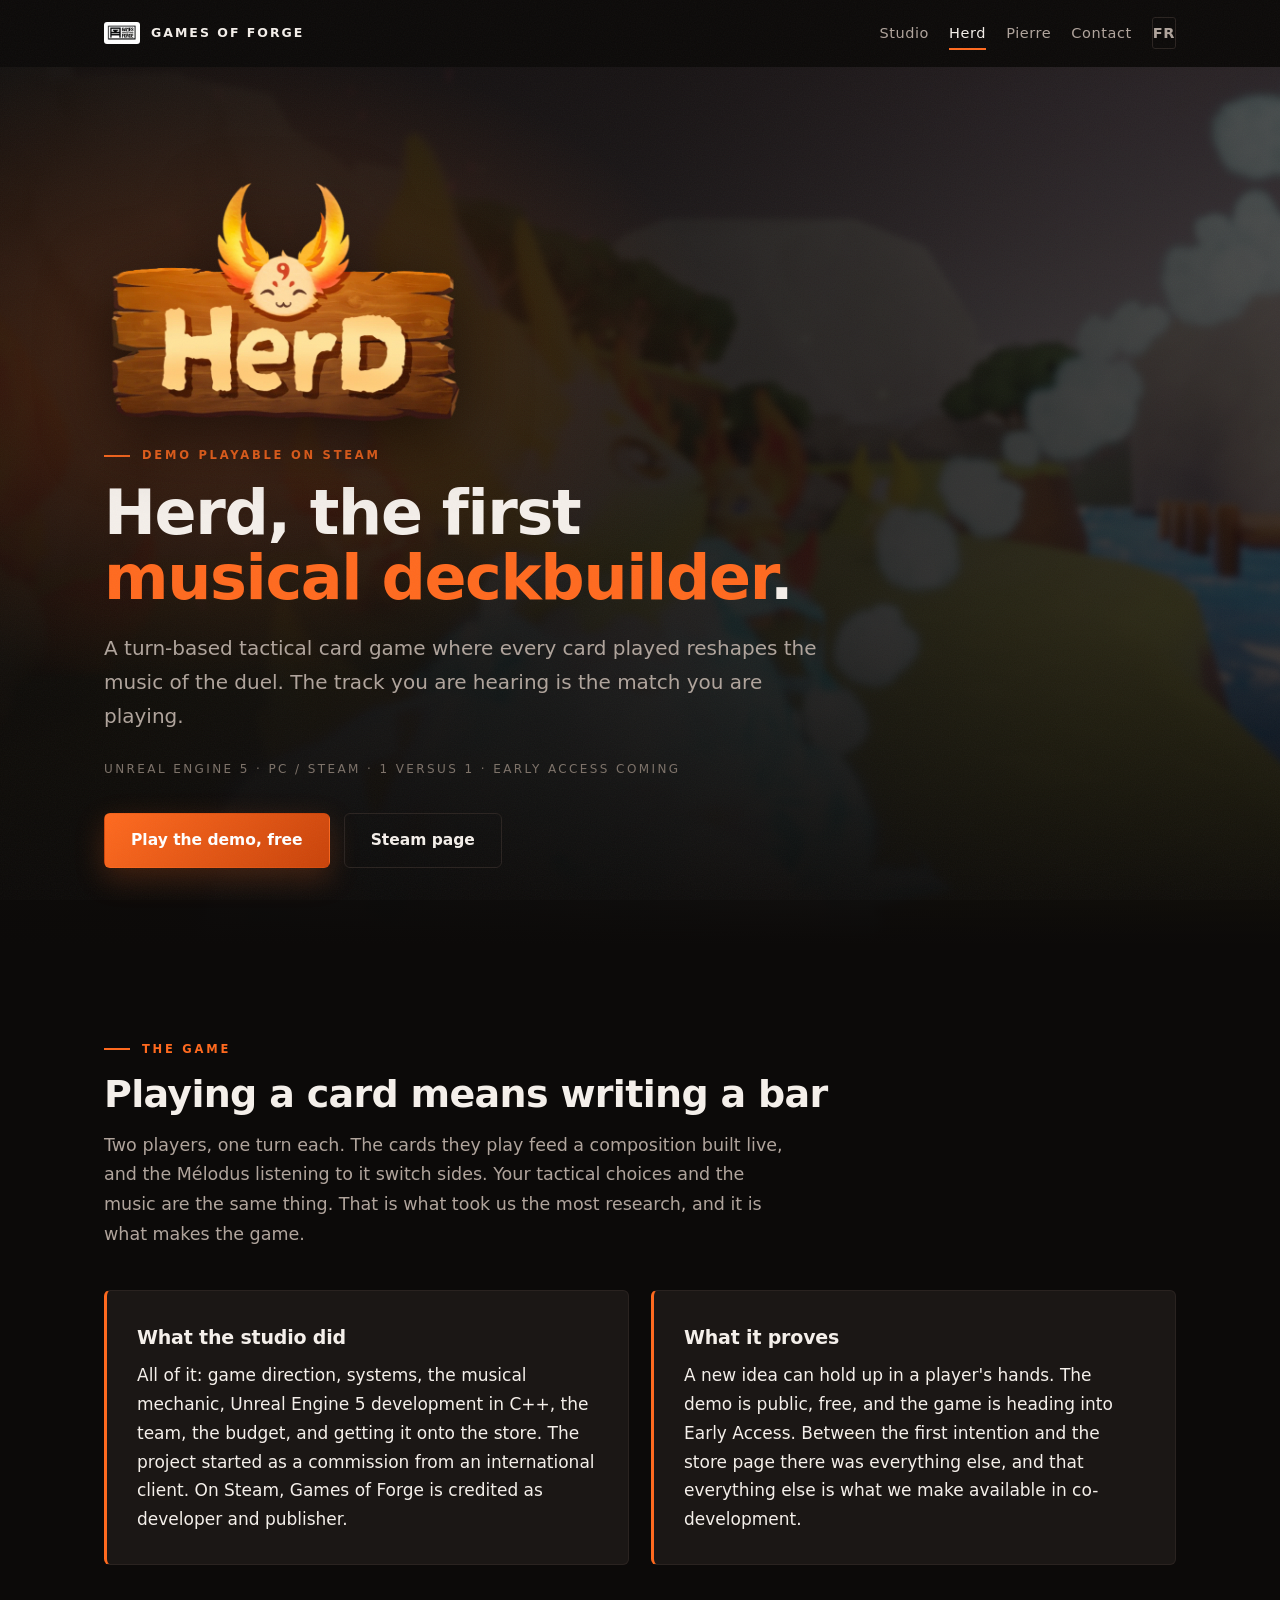
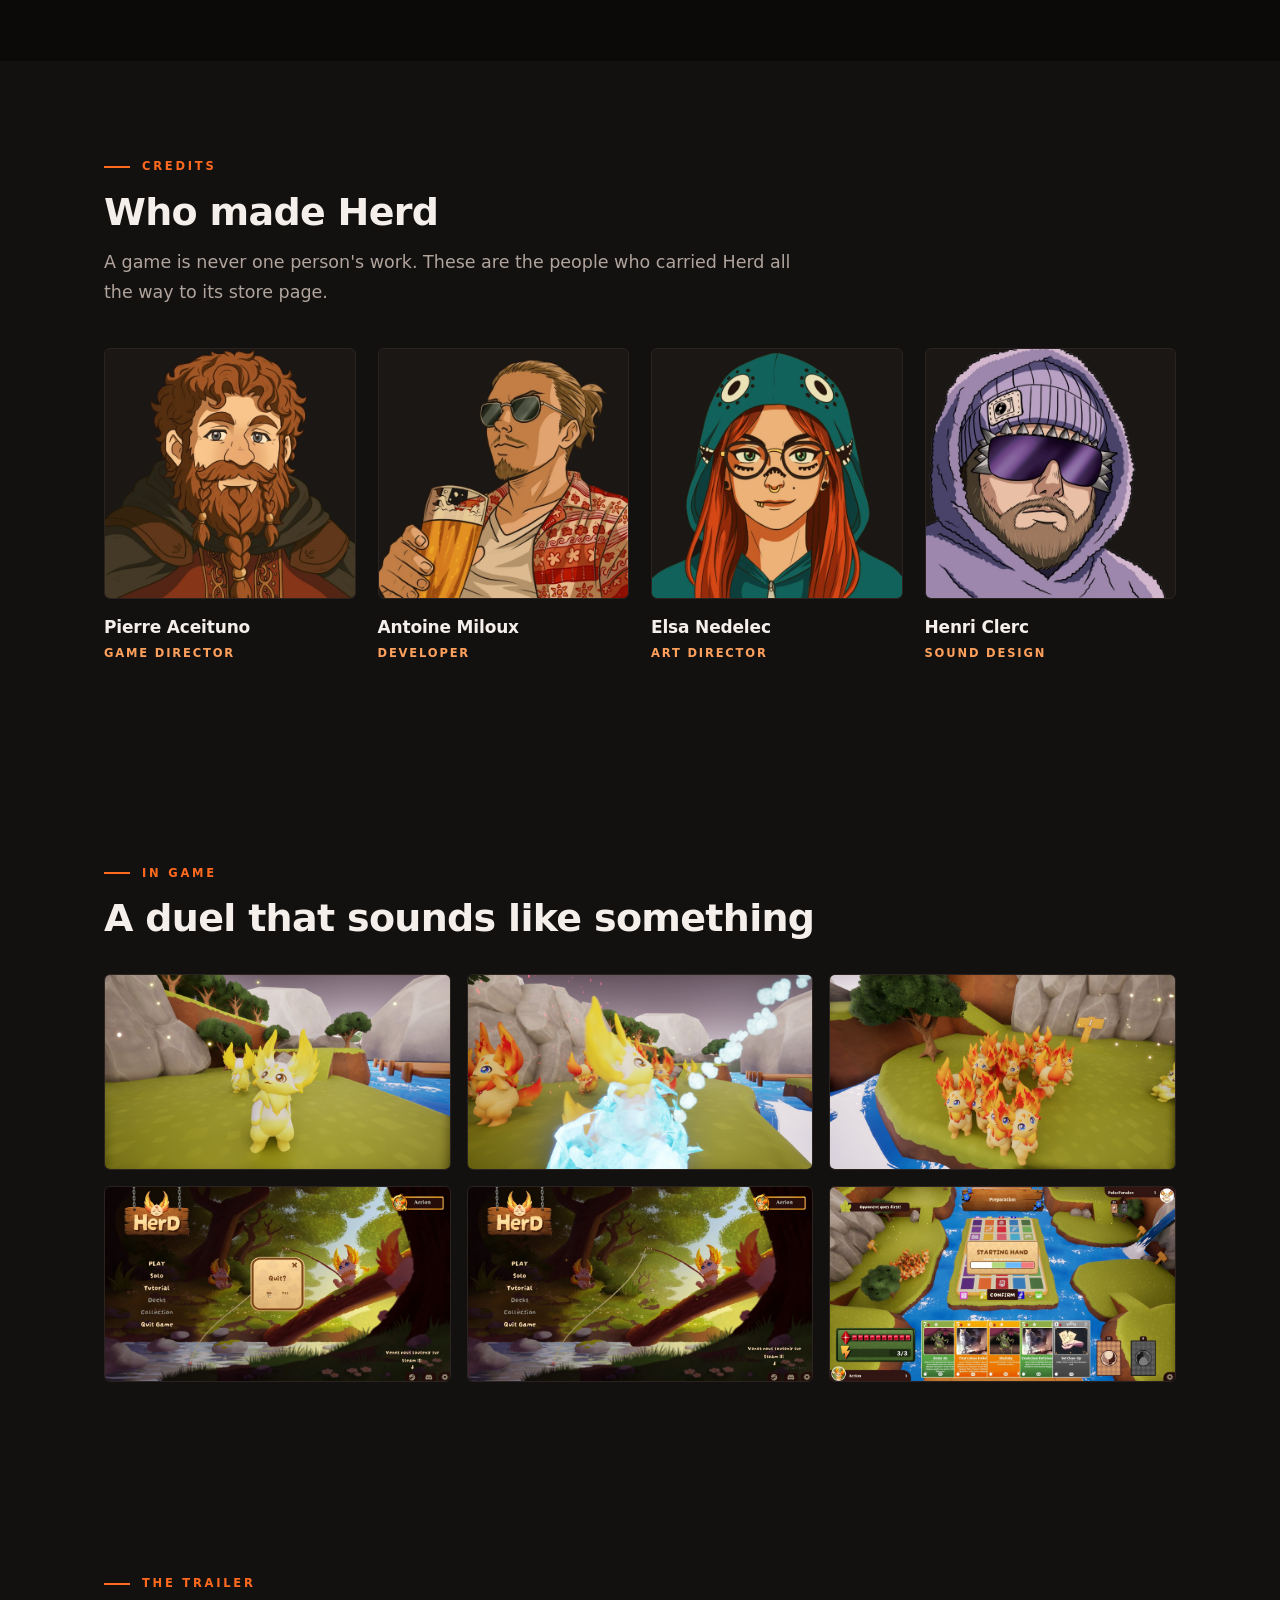
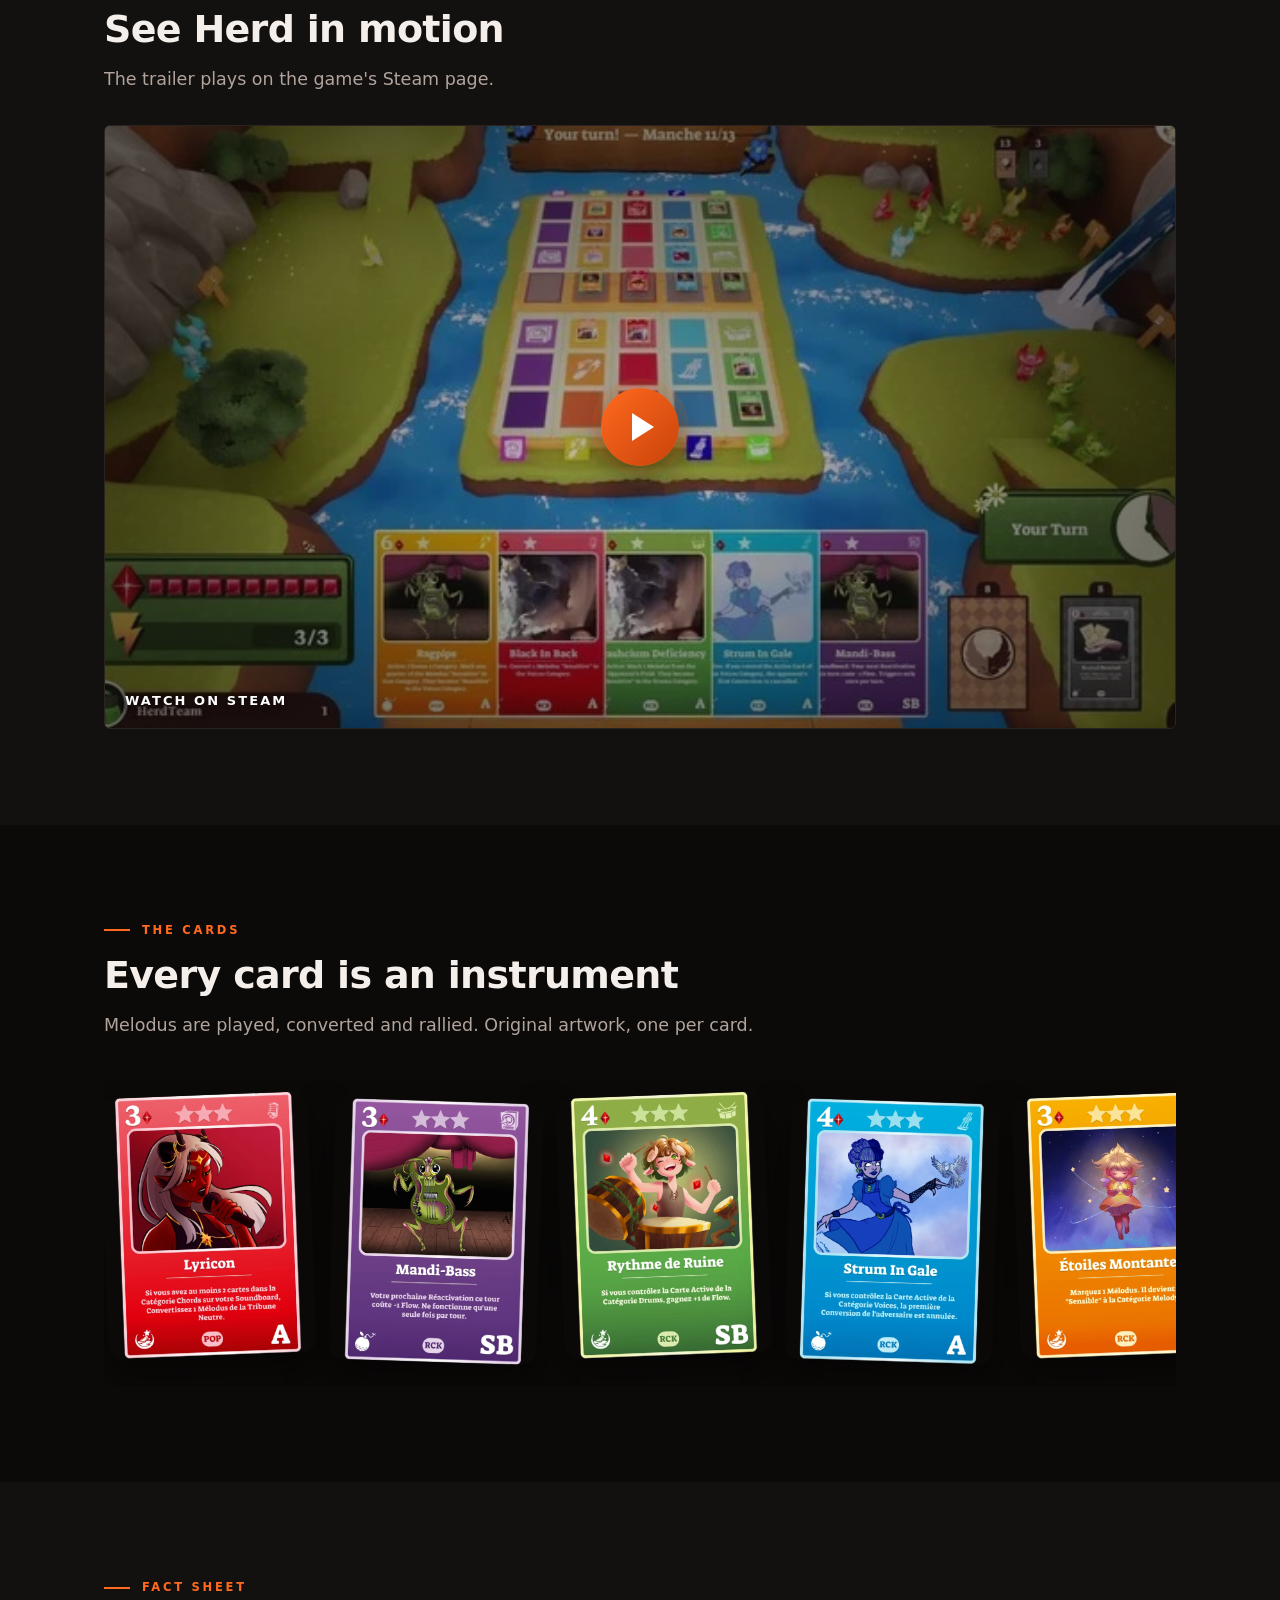
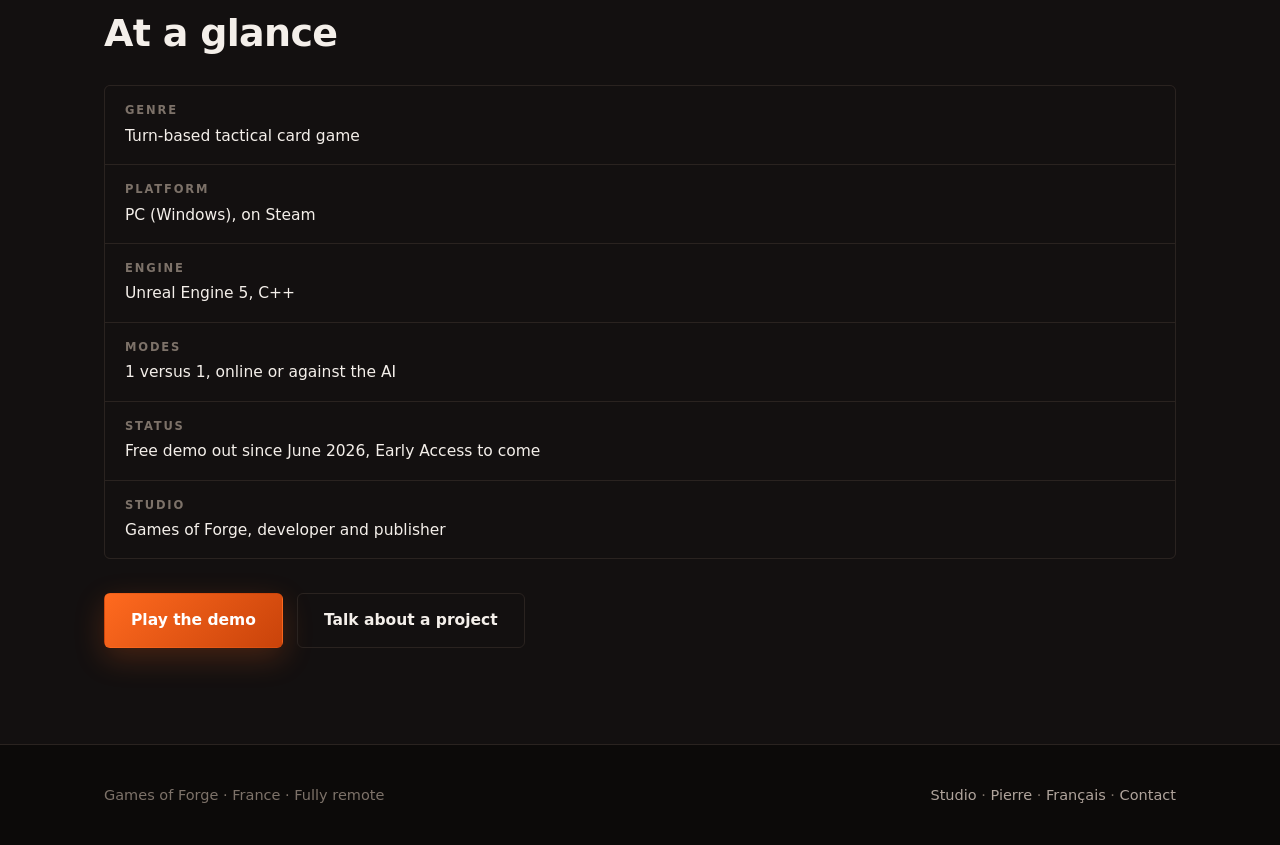
<file: herd.html>
<!doctype html>
<html lang="en">
<head>
<meta charset="utf-8">
<meta name="viewport" content="width=device-width, initial-scale=1">
<script>document.documentElement.className+=' js';(function(){try{if(localStorage.getItem('gof-langue'))return;if((navigator.language||'').toLowerCase().indexOf('fr')===0)location.replace('fr/herd.html');}catch(e){}})();</script>
<title>Herd, the first musical deckbuilder: Games of Forge</title>
<meta name="description" content="Herd, a turn-based tactical card game where the gameplay shapes the music. Developed and published by Games of Forge in Unreal Engine 5. Demo free to play on Steam.">
<meta property="og:type" content="website">
<meta property="og:locale" content="en_GB">
<meta property="og:title" content="Herd, the first musical deckbuilder">
<meta property="og:description" content="A turn-based tactical card game where the gameplay shapes the music. Developed and published by Games of Forge. Free demo on Steam.">
<meta property="og:image" content="https://games-of-forge.github.io/assets/og.png">
<meta name="twitter:card" content="summary_large_image">
<link rel="alternate" hreflang="fr" href="https://games-of-forge.github.io/fr/herd.html">
<link rel="alternate" hreflang="en" href="https://games-of-forge.github.io/herd.html">
<link rel="icon" href="assets/gof-icon.png">
<link rel="stylesheet" href="style.css">
</head>
<body>

<nav class="nav">
  <div class="wrap">
    <a class="marque" href="index.html"><img src="assets/gof-logo.png" alt="Games of Forge"> Games of Forge</a>
    <div class="liens">
      <a href="index.html">Studio</a>
      <a href="herd.html" class="actif">Herd</a>
      <a href="pierre.html">Pierre</a>
      <a href="index.html#contact">Contact</a>
      <a class="langue" data-langue="fr" href="fr/herd.html" hreflang="fr">FR</a>
    </div>
  </div>
</nav>

<header class="hero compact">
  <div class="hero-fond" style="background-image:url('assets/herd/capture-2.jpg')"></div>
  <div class="wrap">
    <img class="logo-jeu" src="assets/herd/herd-logo.webp" alt="Herd">
    <p class="surtitre">Demo playable on Steam</p>
    <h1>Herd, the first <em>musical deckbuilder</em>.</h1>
    <p class="chapo">A turn-based tactical card game where every card played reshapes the music of the duel. The track you are hearing is the match you are playing.</p>
    <p class="tampon">Unreal Engine 5 · PC / Steam · 1 versus 1 · Early Access coming</p>
    <div class="actions">
      <a class="bouton" href="https://store.steampowered.com/app/4291690/" target="_blank" rel="noopener">Play the demo, free</a>
      <a class="bouton creux" href="https://store.steampowered.com/app/4273350/" target="_blank" rel="noopener">Steam page</a>
    </div>
  </div>
</header>

<section>
  <div class="wrap">
    <p class="surtitre apparait">The game</p>
    <h2 class="apparait">Playing a card means writing a bar</h2>
    <p class="intro apparait">Two players, one turn each. The cards they play feed a composition built live, and the Mélodus listening to it switch sides. Your tactical choices and the music are the same thing. That is what took us the most research, and it is what makes the game.</p>

    <div class="grille c2">
      <div class="bloc apparait">
        <h3>What the studio did</h3>
        <p style="margin-bottom:0">All of it: game direction, systems, the musical mechanic, Unreal Engine 5 development in C++, the team, the budget, and getting it onto the store. The project started as a commission from an international client. On Steam, Games of Forge is credited as developer and publisher.</p>
      </div>
      <div class="bloc apparait" data-delai="120">
        <h3>What it proves</h3>
        <p style="margin-bottom:0">A new idea can hold up in a player's hands. The demo is public, free, and the game is heading into Early Access. Between the first intention and the store page there was everything else, and that everything else is what we make available in co-development.</p>
      </div>
    </div>
  </div>
</section>

<section class="teinte">
  <div class="wrap">
    <p class="surtitre apparait">Credits</p>
    <h2 class="apparait">Who made Herd</h2>
    <p class="intro apparait">A game is never one person's work. These are the people who carried Herd all the way to its store page.</p>

    <div class="equipe" style="margin-top:34px">
      <div class="membre apparait">
        <div class="portrait"><img src="assets/equipe/pierre.webp" alt="Pierre Aceituno" loading="lazy"></div>
        <h3>Pierre Aceituno</h3>
        <p class="role">Game director</p>
      </div>
      <div class="membre apparait" data-delai="80">
        <div class="portrait"><img src="assets/equipe/antoine.webp" alt="Antoine Miloux" loading="lazy"></div>
        <h3>Antoine Miloux</h3>
        <p class="role">Developer</p>
      </div>
      <div class="membre apparait" data-delai="160">
        <div class="portrait"><img src="assets/equipe/elsa.webp" alt="Elsa Nedelec" loading="lazy"></div>
        <h3>Elsa Nedelec</h3>
        <p class="role">Art director</p>
      </div>
      <div class="membre apparait" data-delai="240">
        <div class="portrait"><img src="assets/equipe/henri.webp" alt="Henri Clerc" loading="lazy"></div>
        <h3>Henri Clerc</h3>
        <p class="role">Sound design</p>
      </div>
    </div>
  </div>
</section>

<section class="teinte">
  <div class="wrap">
    <p class="surtitre apparait">In game</p>
    <h2 class="apparait">A duel that sounds like something</h2>
    <div class="galerie" style="margin-top:34px">
      <a class="apparait" href="https://store.steampowered.com/app/4273350/" target="_blank" rel="noopener"><img src="assets/herd/capture-1.jpg" alt="Herd, in game" loading="lazy"></a>
      <a class="apparait" data-delai="80" href="https://store.steampowered.com/app/4273350/" target="_blank" rel="noopener"><img src="assets/herd/capture-2.jpg" alt="Herd, in game" loading="lazy"></a>
      <a class="apparait" data-delai="160" href="https://store.steampowered.com/app/4273350/" target="_blank" rel="noopener"><img src="assets/herd/capture-3.jpg" alt="Herd, in game" loading="lazy"></a>
      <a class="apparait" href="https://store.steampowered.com/app/4273350/" target="_blank" rel="noopener"><img src="assets/herd/capture-4.jpg" alt="Herd, in game" loading="lazy"></a>
      <a class="apparait" data-delai="80" href="https://store.steampowered.com/app/4273350/" target="_blank" rel="noopener"><img src="assets/herd/capture-5.jpg" alt="Herd, in game" loading="lazy"></a>
      <a class="apparait" data-delai="160" href="https://store.steampowered.com/app/4273350/" target="_blank" rel="noopener"><img src="assets/herd/capture-6.jpg" alt="Herd, in game" loading="lazy"></a>
    </div>
  </div>
</section>


<section class="teinte">
  <div class="wrap">
    <p class="surtitre apparait">The trailer</p>
    <h2 class="apparait">See Herd in motion</h2>
    <p class="intro apparait" style="margin-bottom:0">The trailer plays on the game's Steam page.</p>
    <a class="affiche apparait" href="https://store.steampowered.com/app/4273350/" target="_blank" rel="noopener">
      <img src="assets/herd/trailer.webp" alt="Herd trailer" loading="lazy">
      <span class="lecture"></span>
      <span class="legende">Watch on Steam</span>
    </a>
  </div>
</section>

<section>
  <div class="wrap">
    <p class="surtitre apparait">The cards</p>
    <h2 class="apparait">Every card is an instrument</h2>
    <p class="intro apparait">Melodus are played, converted and rallied. Original artwork, one per card.</p>
    <div class="cartes apparait">
      <img src="assets/herd/carte-lyricon.webp" alt="Card Lyricon" loading="lazy">
      <img src="assets/herd/carte-mandi.webp" alt="Card Mandi Bass" loading="lazy">
      <img src="assets/herd/carte-rythme.webp" alt="Card Rythme de Ruine" loading="lazy">
      <img src="assets/herd/carte-strum.webp" alt="Card Strum in Gale" loading="lazy">
      <img src="assets/herd/carte-etoile.webp" alt="Card Etoile Montante" loading="lazy">
      <img src="assets/herd/carte-fairy.webp" alt="Card Fairy Godmother" loading="lazy">
    </div>
  </div>
</section>

<section class="teinte">
  <div class="wrap">
    <p class="surtitre apparait">Fact sheet</p>
    <h2 class="apparait">At a glance</h2>
    <ul class="faits apparait" style="margin-top:30px">
      <li><b>Genre</b> Turn-based tactical card game</li>
      <li><b>Platform</b> PC (Windows), on Steam</li>
      <li><b>Engine</b> Unreal Engine 5, C++</li>
      <li><b>Modes</b> 1 versus 1, online or against the AI</li>
      <li><b>Status</b> Free demo out since June 2026, Early Access to come</li>
      <li><b>Studio</b> Games of Forge, developer and publisher</li>
    </ul>
    <div class="actions">
      <a class="bouton" href="https://store.steampowered.com/app/4291690/" target="_blank" rel="noopener">Play the demo</a>
      <a class="bouton creux" href="index.html#contact">Talk about a project</a>
    </div>
  </div>
</section>

<footer>
  <div class="wrap">
    <div>Games of Forge · France · Fully remote</div>
    <div><a href="index.html">Studio</a> · <a href="pierre.html">Pierre</a> · <a data-langue="fr" href="fr/herd.html">Français</a> · <a href="mailto:pierre.aceituno@gmail.com">Contact</a></div>
  </div>
</footer>

<script src="site.js"></script>
</body>
</html>
</file>
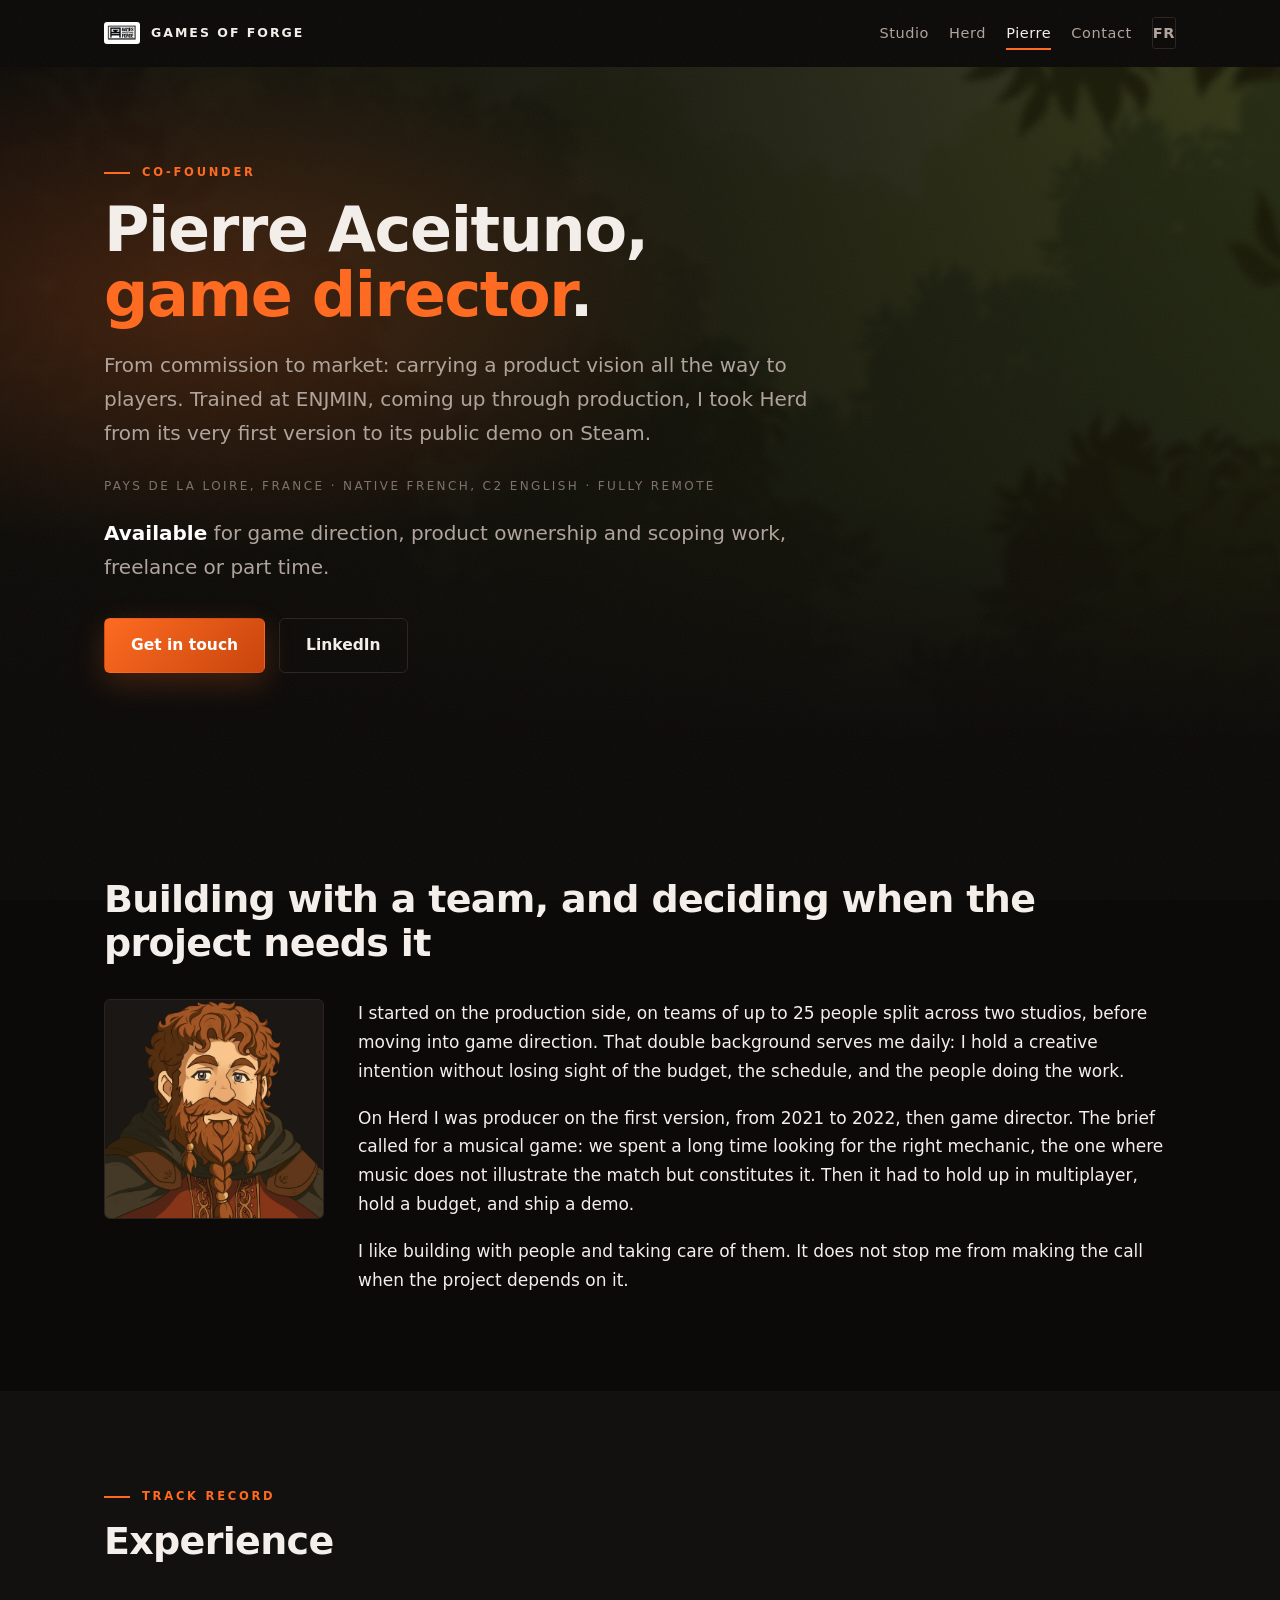
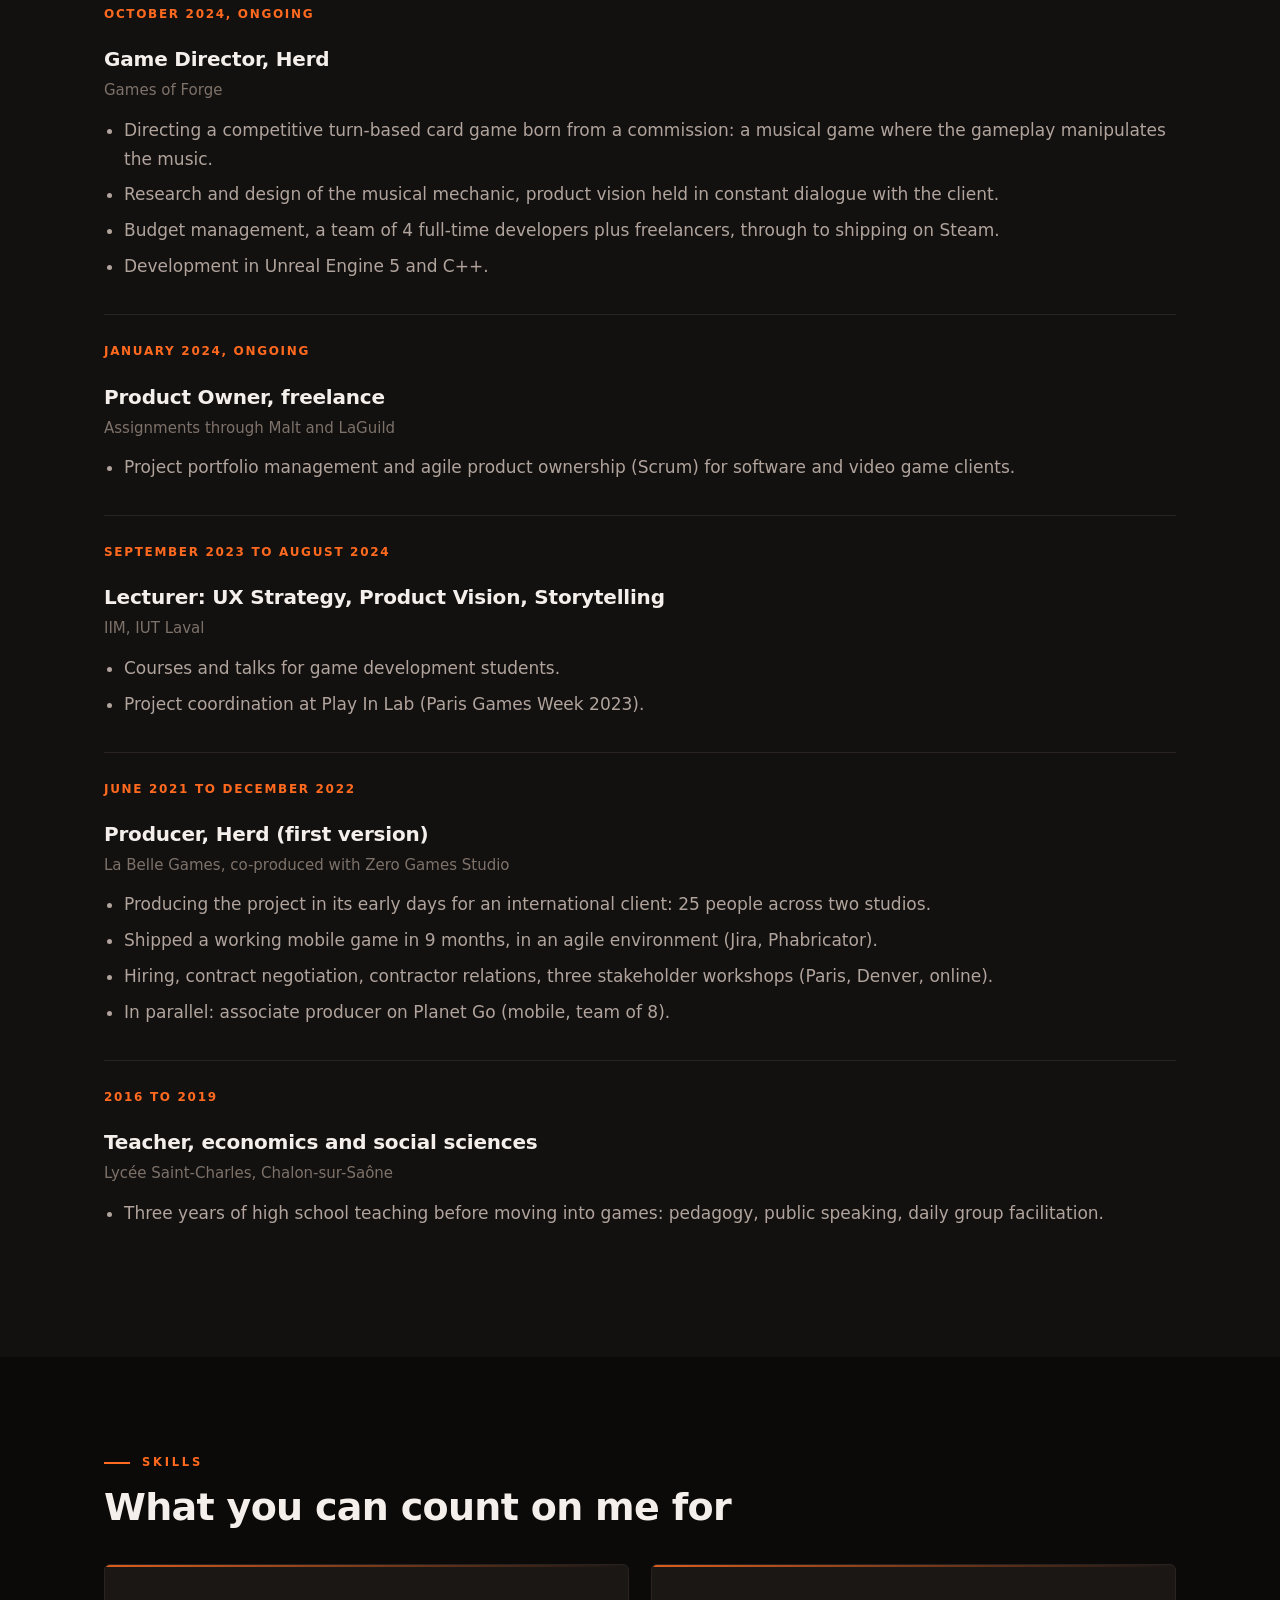
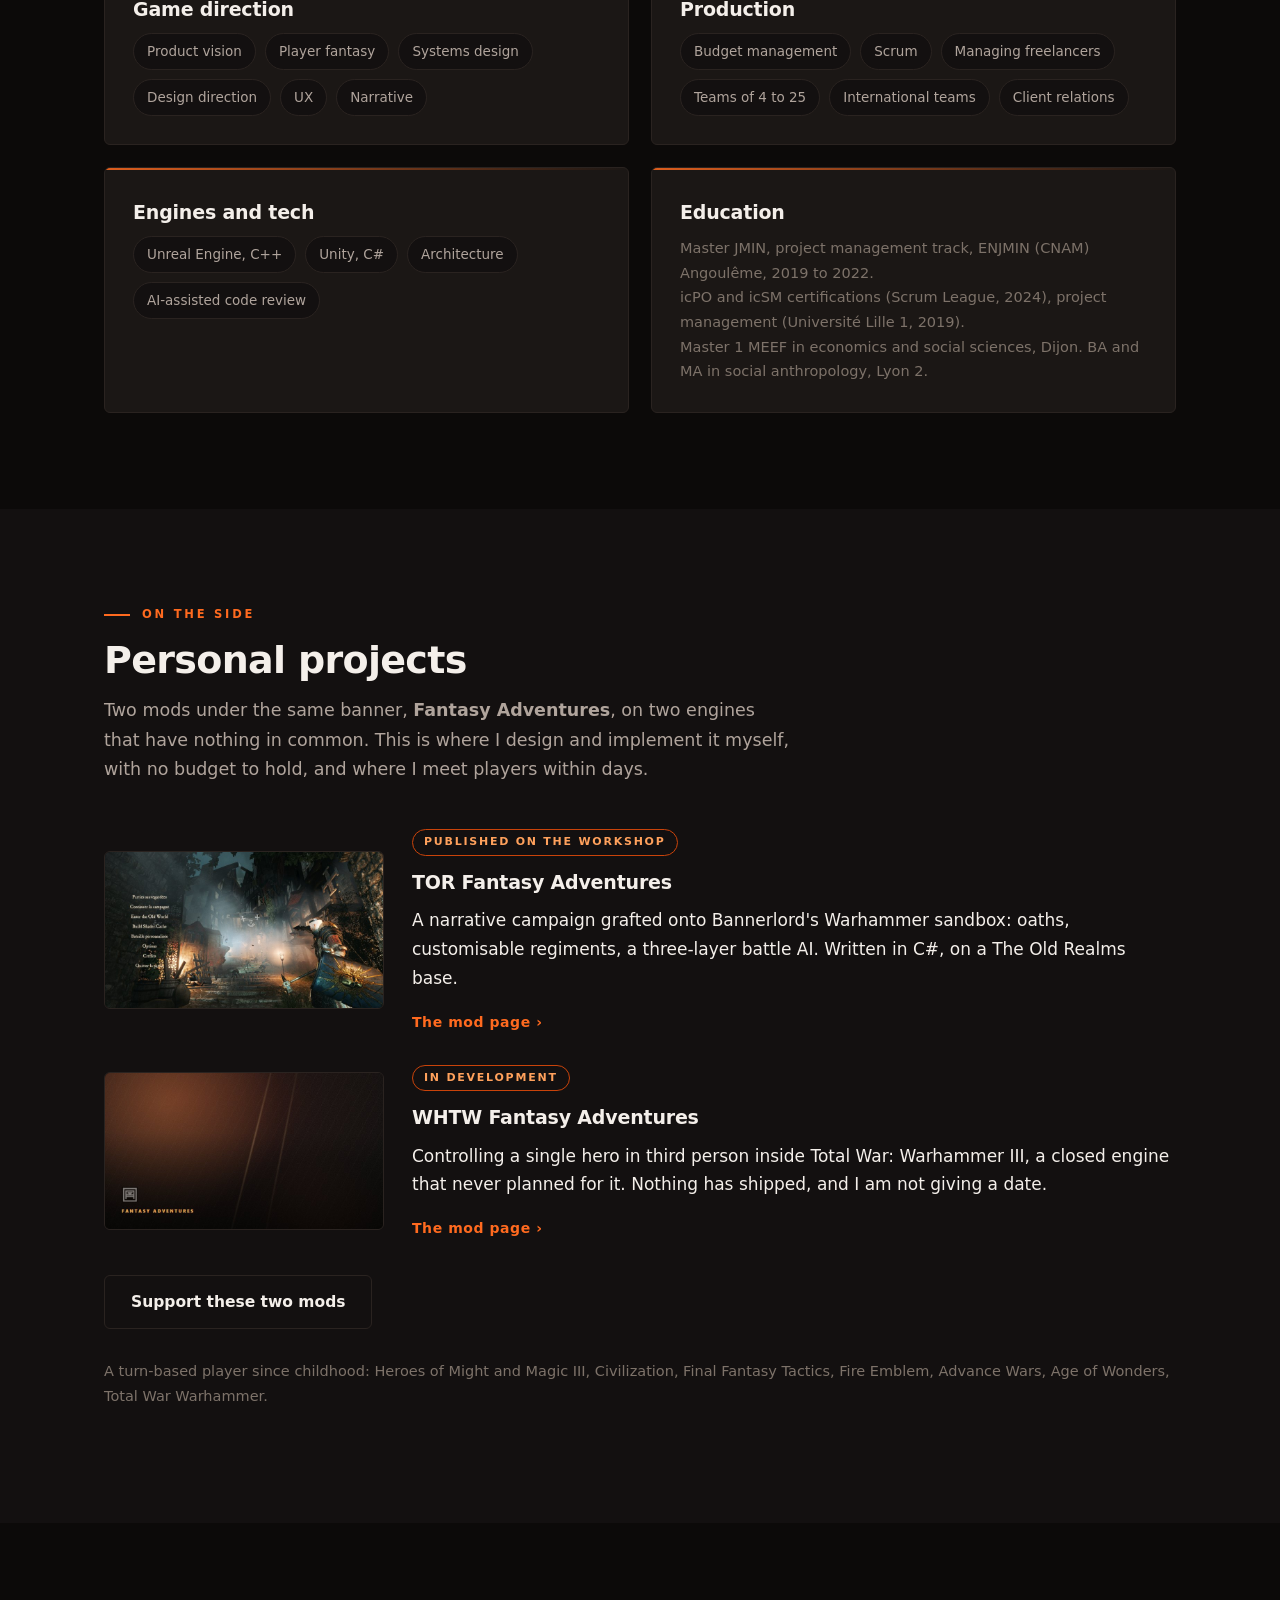
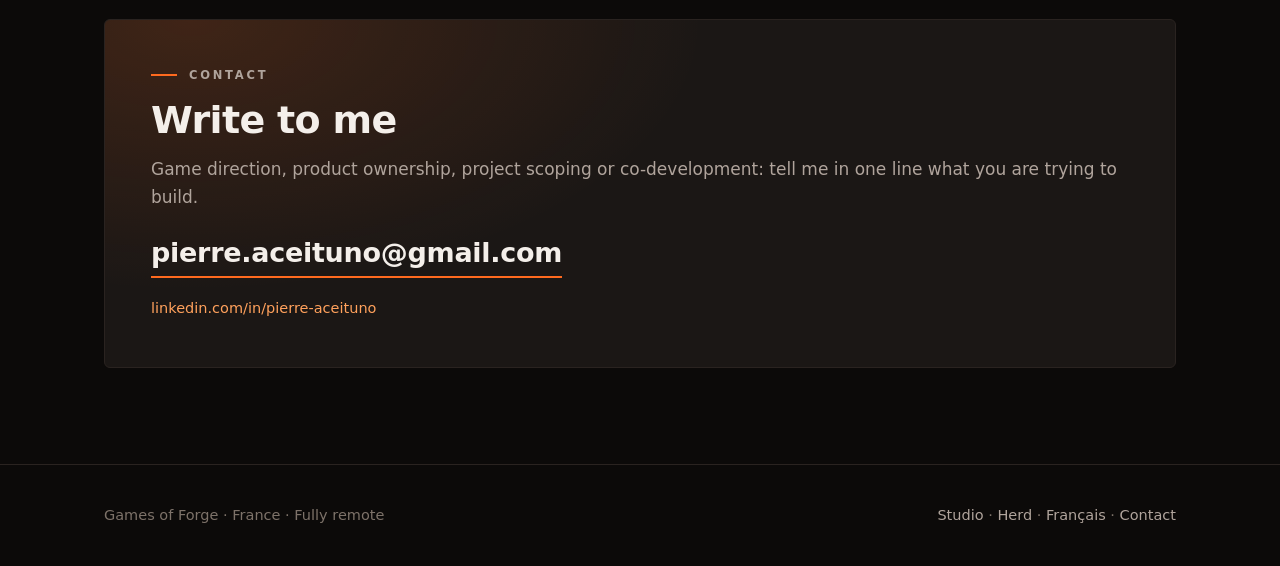
<file: pierre.html>
<!doctype html>
<html lang="en">
<head>
<meta charset="utf-8">
<meta name="viewport" content="width=device-width, initial-scale=1">
<script>document.documentElement.className+=' js';(function(){try{if(localStorage.getItem('gof-langue'))return;if((navigator.language||'').toLowerCase().indexOf('fr')===0)location.replace('fr/pierre.html');}catch(e){}})();</script>
<title>Pierre Aceituno, game director and co-founder of Games of Forge</title>
<meta name="description" content="Pierre Aceituno, game director trained at ENJMIN, who came up through production. Producer on Herd since 2021, game director since 2024. Product vision, systems design, production and management.">
<meta property="og:type" content="profile">
<meta property="og:locale" content="en_GB">
<meta property="og:title" content="Pierre Aceituno, game director and co-founder of Games of Forge">
<meta property="og:description" content="From commission to market: carrying a product vision all the way to players. Trained at ENJMIN, coming up through production.">
<meta property="og:image" content="https://games-of-forge.github.io/assets/og.png">
<meta name="twitter:card" content="summary_large_image">
<link rel="alternate" hreflang="fr" href="https://games-of-forge.github.io/fr/pierre.html">
<link rel="alternate" hreflang="en" href="https://games-of-forge.github.io/pierre.html">
<link rel="icon" href="assets/gof-icon.png">
<link rel="stylesheet" href="style.css">
</head>
<body>

<nav class="nav">
  <div class="wrap">
    <a class="marque" href="index.html"><img src="assets/gof-logo.png" alt="Games of Forge"> Games of Forge</a>
    <div class="liens">
      <a href="index.html">Studio</a>
      <a href="herd.html">Herd</a>
      <a href="pierre.html" class="actif">Pierre</a>
      <a href="#contact">Contact</a>
      <a class="langue" data-langue="fr" href="fr/pierre.html" hreflang="fr">FR</a>
    </div>
  </div>
</nav>

<header class="hero compact">
  <div class="hero-fond" style="background-image:url('assets/herd/fond.jpg')"></div>
  <div class="wrap">
    <p class="surtitre">Co-founder</p>
    <h1>Pierre Aceituno, <em>game director</em>.</h1>
    <p class="chapo">From commission to market: carrying a product vision all the way to players. Trained at ENJMIN, coming up through production, I took Herd from its very first version to its public demo on Steam.</p>
    <p class="tampon">Pays de la Loire, France · Native French, C2 English · Fully remote</p>
    <p class="chapo" style="margin-top:20px"><b style="color:#fff">Available</b> for game direction, product ownership and scoping work, freelance or part time.</p>
    <div class="actions">
      <a class="bouton" href="#contact">Get in touch</a>
      <a class="bouton creux" href="https://www.linkedin.com/in/pierre-aceituno-a5b8b2154" target="_blank" rel="noopener">LinkedIn</a>
    </div>
  </div>
</header>

<section>
  <div class="wrap">
    <p class="surtitre apparait">Profile</p>
    <h2 class="apparait">Building with a team, and deciding when the project needs it</h2>
    <div class="fondateur" style="margin-top:34px">
      <div class="portrait apparait"><img src="assets/equipe/pierre.webp" alt="Pierre Aceituno"></div>
      <div class="apparait" data-delai="100">
        <p>I started on the production side, on teams of up to 25 people split across two studios, before moving into game direction. That double background serves me daily: I hold a creative intention without losing sight of the budget, the schedule, and the people doing the work.</p>
        <p>On Herd I was producer on the first version, from 2021 to 2022, then game director. The brief called for a musical game: we spent a long time looking for the right mechanic, the one where music does not illustrate the match but constitutes it. Then it had to hold up in multiplayer, hold a budget, and ship a demo.</p>
        <p style="margin-bottom:0">I like building with people and taking care of them. It does not stop me from making the call when the project depends on it.</p>
      </div>
    </div>
  </div>
</section>

<section class="teinte">
  <div class="wrap">
    <p class="surtitre apparait">Track record</p>
    <h2 class="apparait">Experience</h2>

    <div class="poste apparait">
      <p class="quand">October 2024, ongoing</p>
      <h3>Game Director, Herd</h3>
      <p class="ou">Games of Forge</p>
      <ul>
        <li>Directing a competitive turn-based card game born from a commission: a musical game where the gameplay manipulates the music.</li>
        <li>Research and design of the musical mechanic, product vision held in constant dialogue with the client.</li>
        <li>Budget management, a team of 4 full-time developers plus freelancers, through to shipping on Steam.</li>
        <li>Development in Unreal Engine 5 and C++.</li>
      </ul>
    </div>

    <div class="poste apparait">
      <p class="quand">January 2024, ongoing</p>
      <h3>Product Owner, freelance</h3>
      <p class="ou">Assignments through Malt and LaGuild</p>
      <ul>
        <li>Project portfolio management and agile product ownership (Scrum) for software and video game clients.</li>
      </ul>
    </div>

    <div class="poste apparait">
      <p class="quand">September 2023 to August 2024</p>
      <h3>Lecturer: UX Strategy, Product Vision, Storytelling</h3>
      <p class="ou">IIM, IUT Laval</p>
      <ul>
        <li>Courses and talks for game development students.</li>
        <li>Project coordination at Play In Lab (Paris Games Week 2023).</li>
      </ul>
    </div>

    <div class="poste apparait">
      <p class="quand">June 2021 to December 2022</p>
      <h3>Producer, Herd (first version)</h3>
      <p class="ou">La Belle Games, co-produced with Zero Games Studio</p>
      <ul>
        <li>Producing the project in its early days for an international client: 25 people across two studios.</li>
        <li>Shipped a working mobile game in 9 months, in an agile environment (Jira, Phabricator).</li>
        <li>Hiring, contract negotiation, contractor relations, three stakeholder workshops (Paris, Denver, online).</li>
        <li>In parallel: associate producer on Planet Go (mobile, team of 8).</li>
      </ul>
    </div>

    <div class="poste apparait">
      <p class="quand">2016 to 2019</p>
      <h3>Teacher, economics and social sciences</h3>
      <p class="ou">Lycée Saint-Charles, Chalon-sur-Saône</p>
      <ul>
        <li>Three years of high school teaching before moving into games: pedagogy, public speaking, daily group facilitation.</li>
      </ul>
    </div>
  </div>
</section>

<section>
  <div class="wrap">
    <p class="surtitre apparait">Skills</p>
    <h2 class="apparait">What you can count on me for</h2>
    <div class="grille c2" style="margin-top:34px">
      <div class="carte apparait">
        <h3>Game direction</h3>
        <ul class="puces">
          <li>Product vision</li><li>Player fantasy</li><li>Systems design</li>
          <li>Design direction</li><li>UX</li><li>Narrative</li>
        </ul>
      </div>
      <div class="carte apparait" data-delai="100">
        <h3>Production</h3>
        <ul class="puces">
          <li>Budget management</li><li>Scrum</li><li>Managing freelancers</li>
          <li>Teams of 4 to 25</li><li>International teams</li><li>Client relations</li>
        </ul>
      </div>
      <div class="carte apparait">
        <h3>Engines and tech</h3>
        <ul class="puces">
          <li>Unreal Engine, C++</li><li>Unity, C#</li><li>Architecture</li><li>AI-assisted code review</li>
        </ul>
      </div>
      <div class="carte apparait" data-delai="100">
        <h3>Education</h3>
        <p class="note" style="margin:0">Master JMIN, project management track, ENJMIN (CNAM) Angoulême, 2019 to 2022.<br>
        icPO and icSM certifications (Scrum League, 2024), project management (Université Lille 1, 2019).<br>
        Master 1 MEEF in economics and social sciences, Dijon. BA and MA in social anthropology, Lyon 2.</p>
      </div>
    </div>
  </div>
</section>

<section class="teinte">
  <div class="wrap">
    <p class="surtitre apparait">On the side</p>
    <h2 class="apparait">Personal projects</h2>
    <p class="intro apparait">Two mods under the same banner, <b>Fantasy Adventures</b>, on two engines that have nothing in common. This is where I design and implement it myself, with no budget to hold, and where I meet players within days.</p>

    <a class="projet apparait" href="torfa.html" style="margin-top:34px">
      <div class="vignette"><img src="assets/torfa/vignette.jpg" alt="TOR Fantasy Adventures" loading="lazy"></div>
      <div>
        <span class="etiquette">Published on the Workshop</span>
        <h3>TOR Fantasy Adventures</h3>
        <p>A narrative campaign grafted onto Bannerlord's Warhammer sandbox: oaths, customisable regiments, a three-layer battle AI. Written in C#, on a The Old Realms base.</p>
        <p class="fleche" style="margin-bottom:0">The mod page ›</p>
      </div>
    </a>

    <a class="projet apparait" href="whtw.html" data-delai="120">
      <div class="vignette"><img src="assets/whtw/vignette.jpg" alt="WHTW Fantasy Adventures" loading="lazy"></div>
      <div>
        <span class="etiquette">In development</span>
        <h3>WHTW Fantasy Adventures</h3>
        <p>Controlling a single hero in third person inside Total War: Warhammer III, a closed engine that never planned for it. Nothing has shipped, and I am not giving a date.</p>
        <p class="fleche" style="margin-bottom:0">The mod page ›</p>
      </div>
    </a>

    <div class="actions" style="margin-top:34px">
      <a class="bouton creux" href="https://www.patreon.com/PierreACEITUNO" target="_blank" rel="noopener">Support these two mods</a>
    </div>

    <p class="note apparait" style="margin-top:30px">A turn-based player since childhood: Heroes of Might and Magic III, Civilization, Final Fantasy Tactics, Fire Emblem, Advance Wars, Age of Wonders, Total War Warhammer.</p>
  </div>
</section>

<section id="contact">
  <div class="wrap">
    <div class="contact apparait">
      <p class="surtitre">Contact</p>
      <h2>Write to me</h2>
      <p>Game direction, product ownership, project scoping or co-development: tell me in one line what you are trying to build.</p>
      <p><a class="courriel" href="mailto:pierre.aceituno@gmail.com?subject=Contact%20from%20the%20Games%20of%20Forge%20site">pierre.aceituno@gmail.com</a></p>
      <p class="note" style="margin-bottom:0"><a href="https://www.linkedin.com/in/pierre-aceituno-a5b8b2154" target="_blank" rel="noopener">linkedin.com/in/pierre-aceituno</a></p>
    </div>
  </div>
</section>

<footer>
  <div class="wrap">
    <div>Games of Forge · France · Fully remote</div>
    <div><a href="index.html">Studio</a> · <a href="herd.html">Herd</a> · <a data-langue="fr" href="fr/pierre.html">Français</a> · <a href="mailto:pierre.aceituno@gmail.com">Contact</a></div>
  </div>
</footer>

<script src="site.js"></script>
</body>
</html>
</file>
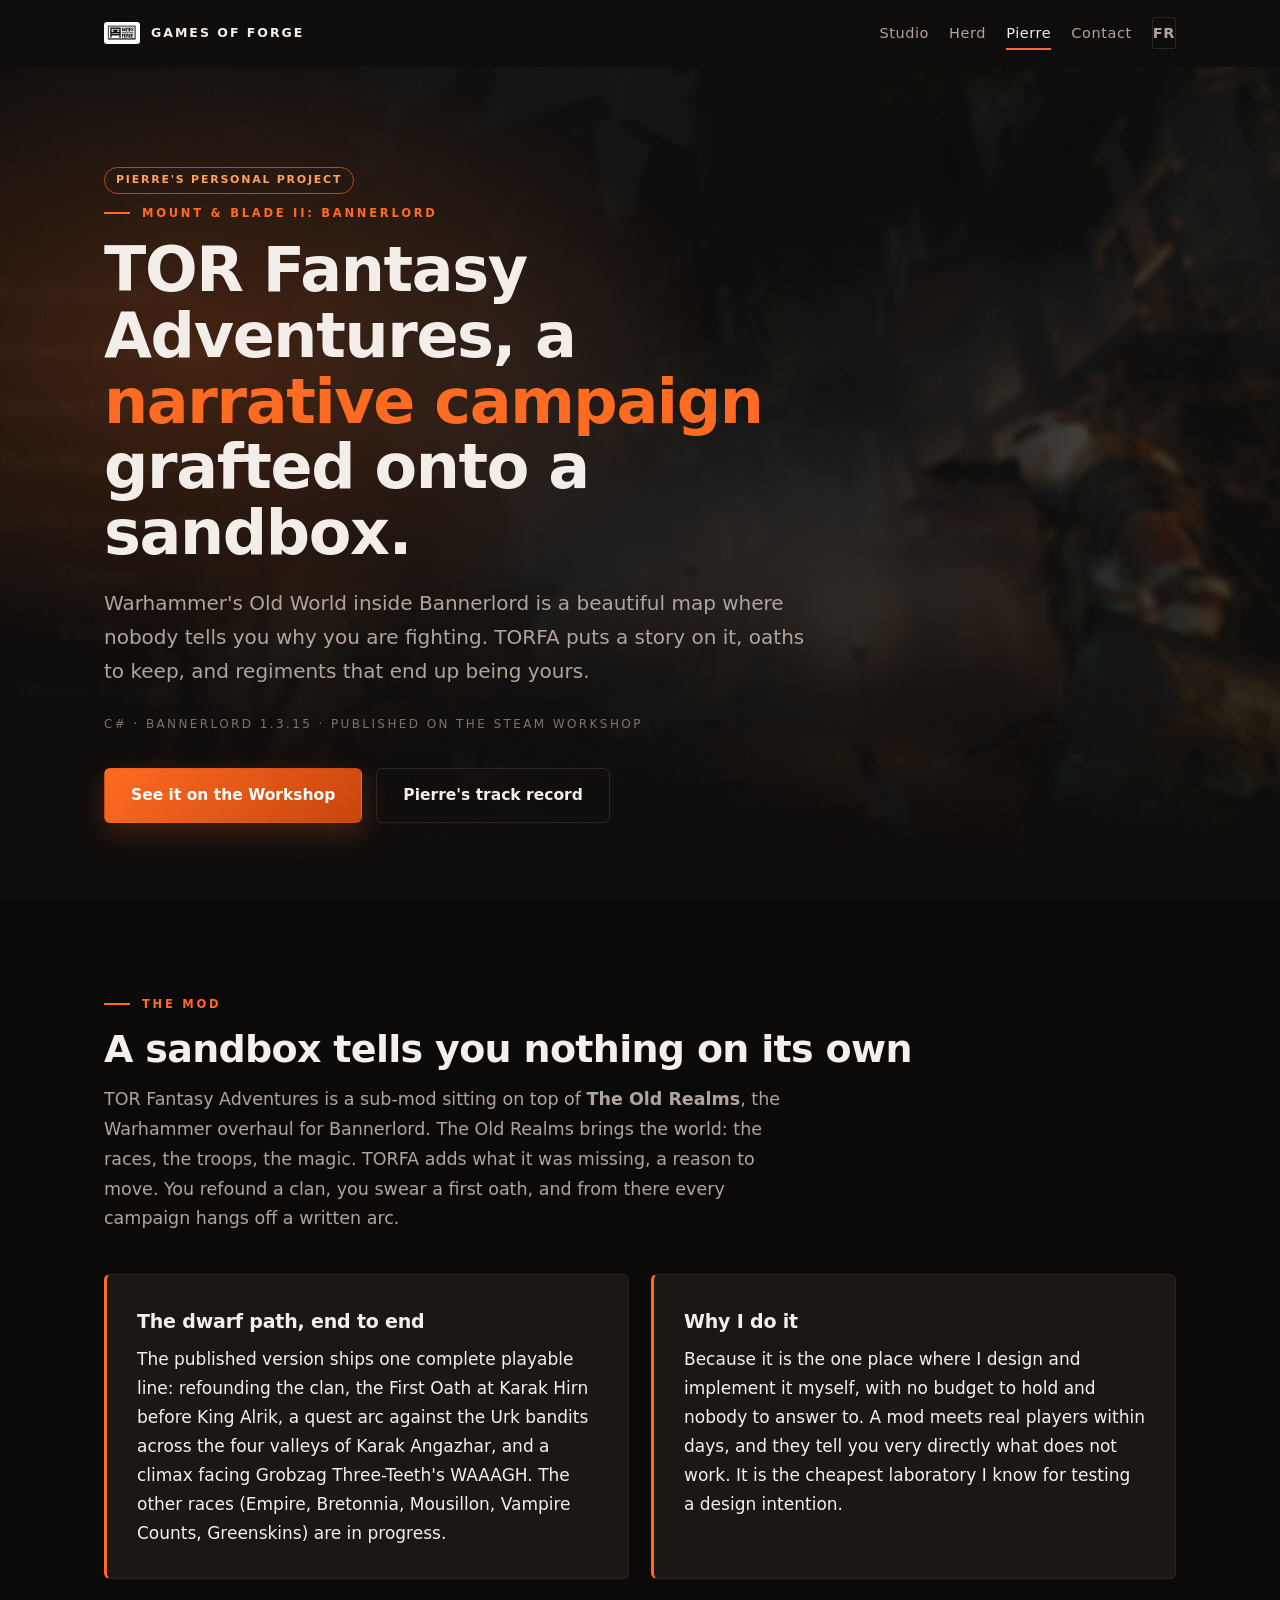
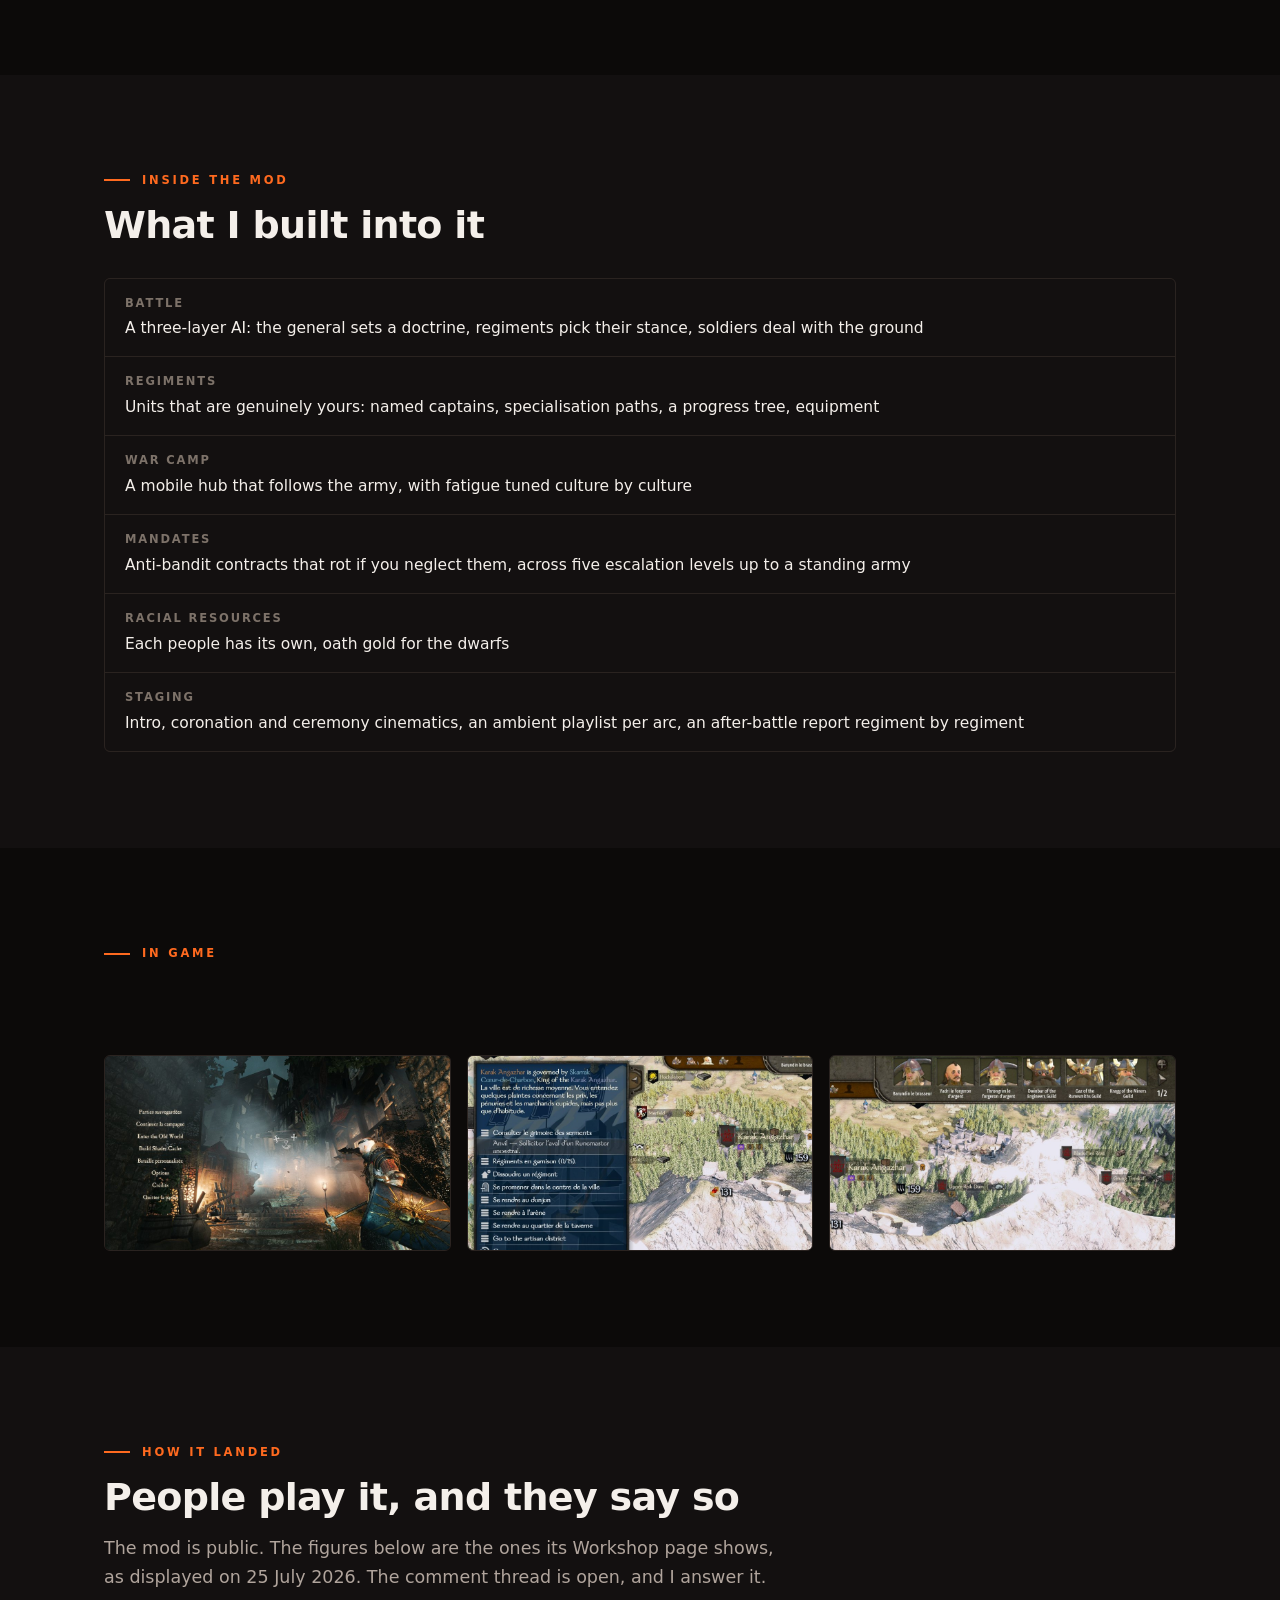
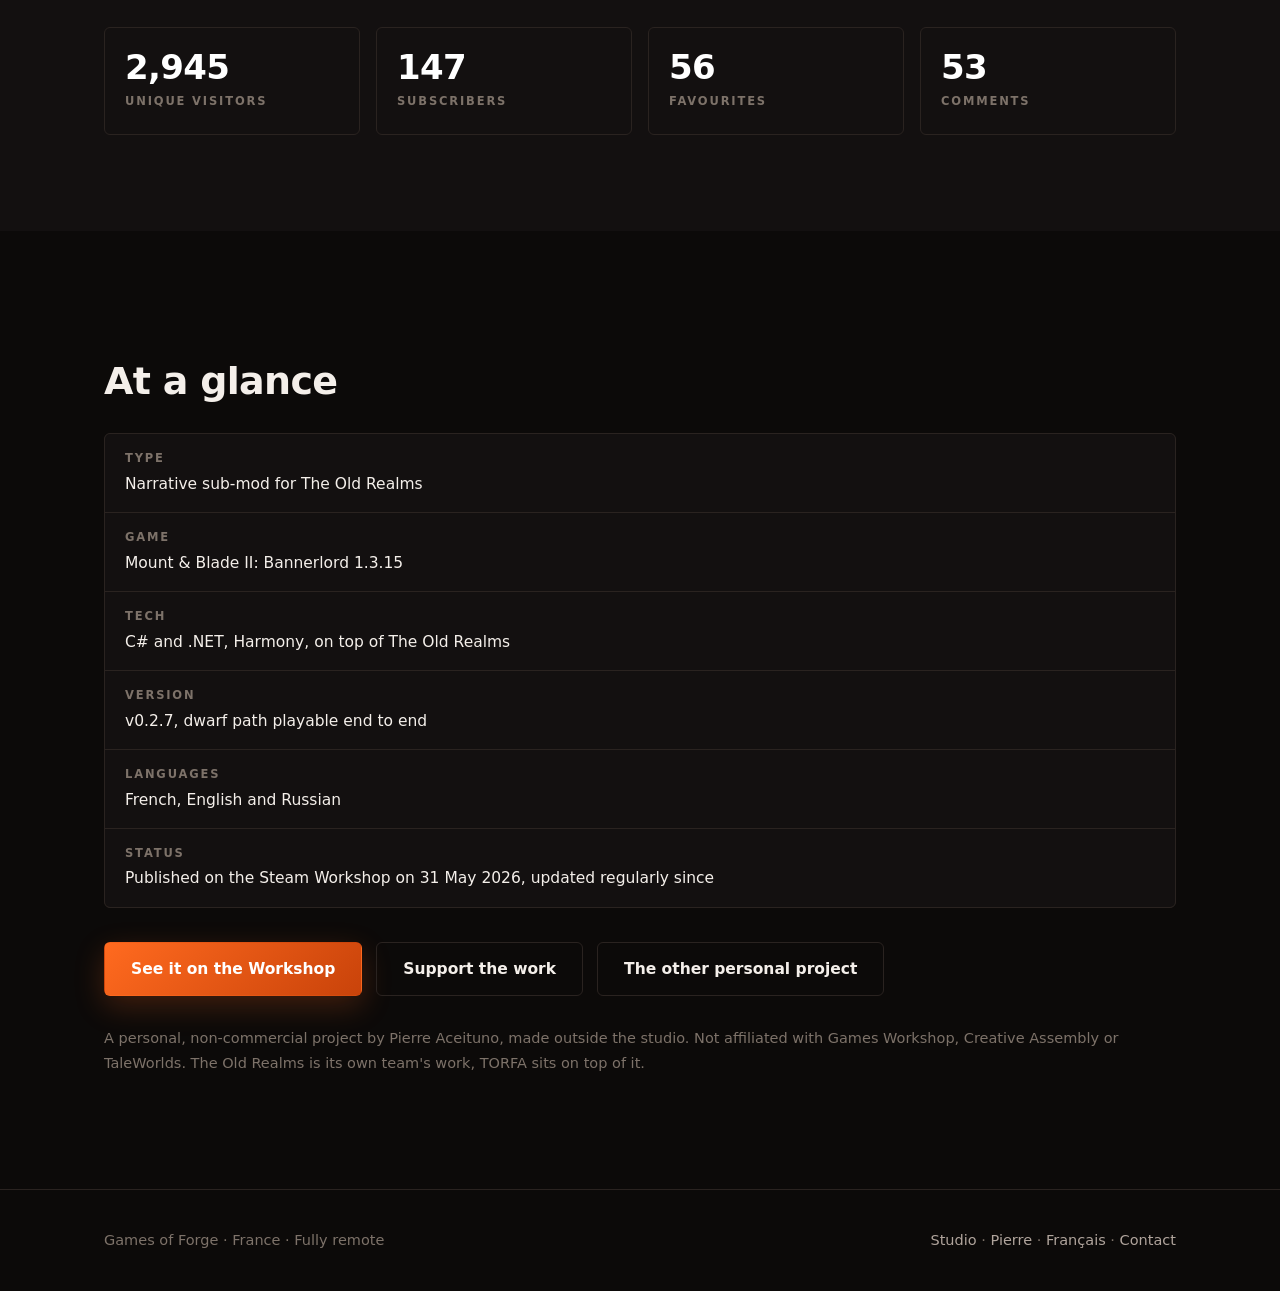
<file: torfa.html>
<!doctype html>
<html lang="en">
<head>
<meta charset="utf-8">
<meta name="viewport" content="width=device-width, initial-scale=1">
<script>document.documentElement.className+=' js';(function(){try{if(localStorage.getItem('gof-langue'))return;if((navigator.language||'').toLowerCase().indexOf('fr')===0)location.replace('fr/torfa.html');}catch(e){}})();</script>
<title>TOR Fantasy Adventures, a Bannerlord mod: Pierre Aceituno's personal project</title>
<meta name="description" content="TOR Fantasy Adventures, a narrative sub-mod for The Old Realms on Mount & Blade II: Bannerlord. A full dwarf campaign, customisable regiments, three-layer battle AI. A personal project by Pierre Aceituno, published on the Steam Workshop.">
<meta property="og:type" content="website">
<meta property="og:locale" content="en_GB">
<meta property="og:title" content="TOR Fantasy Adventures, a Bannerlord mod">
<meta property="og:description" content="A narrative campaign grafted onto Bannerlord's Warhammer sandbox. A personal project by Pierre Aceituno, published on the Steam Workshop.">
<meta property="og:image" content="https://games-of-forge.github.io/assets/og.png">
<meta name="twitter:card" content="summary_large_image">
<link rel="alternate" hreflang="fr" href="https://games-of-forge.github.io/fr/torfa.html">
<link rel="alternate" hreflang="en" href="https://games-of-forge.github.io/torfa.html">
<link rel="icon" href="assets/gof-icon.png">
<link rel="stylesheet" href="style.css">
</head>
<body>

<nav class="nav">
  <div class="wrap">
    <a class="marque" href="index.html"><img src="assets/gof-logo.png" alt="Games of Forge"> Games of Forge</a>
    <div class="liens">
      <a href="index.html">Studio</a>
      <a href="herd.html">Herd</a>
      <a href="pierre.html" class="actif">Pierre</a>
      <a href="index.html#contact">Contact</a>
      <a class="langue" data-langue="fr" href="fr/torfa.html" hreflang="fr">FR</a>
    </div>
  </div>
</nav>

<header class="hero compact">
  <div class="hero-fond" style="background-image:url('assets/torfa/hero.jpg')"></div>
  <div class="wrap">
    <span class="etiquette">Pierre's personal project</span>
    <p class="surtitre">Mount &amp; Blade II: Bannerlord</p>
    <h1>TOR Fantasy Adventures, a <em>narrative campaign</em> grafted onto a sandbox.</h1>
    <p class="chapo">Warhammer's Old World inside Bannerlord is a beautiful map where nobody tells you why you are fighting. TORFA puts a story on it, oaths to keep, and regiments that end up being yours.</p>
    <p class="tampon">C# · Bannerlord 1.3.15 · Published on the Steam Workshop</p>
    <div class="actions">
      <a class="bouton" href="https://steamcommunity.com/sharedfiles/filedetails/?id=3736591071" target="_blank" rel="noopener">See it on the Workshop</a>
      <a class="bouton creux" href="pierre.html">Pierre's track record</a>
    </div>
  </div>
</header>

<section>
  <div class="wrap">
    <p class="surtitre apparait">The mod</p>
    <h2 class="apparait">A sandbox tells you nothing on its own</h2>
    <p class="intro apparait">TOR Fantasy Adventures is a sub-mod sitting on top of <b>The Old Realms</b>, the Warhammer overhaul for Bannerlord. The Old Realms brings the world: the races, the troops, the magic. TORFA adds what it was missing, a reason to move. You refound a clan, you swear a first oath, and from there every campaign hangs off a written arc.</p>

    <div class="grille c2">
      <div class="bloc apparait">
        <h3>The dwarf path, end to end</h3>
        <p style="margin-bottom:0">The published version ships one complete playable line: refounding the clan, the First Oath at Karak Hirn before King Alrik, a quest arc against the Urk bandits across the four valleys of Karak Angazhar, and a climax facing Grobzag Three-Teeth's WAAAGH. The other races (Empire, Bretonnia, Mousillon, Vampire Counts, Greenskins) are in progress.</p>
      </div>
      <div class="bloc apparait" data-delai="120">
        <h3>Why I do it</h3>
        <p style="margin-bottom:0">Because it is the one place where I design and implement it myself, with no budget to hold and nobody to answer to. A mod meets real players within days, and they tell you very directly what does not work. It is the cheapest laboratory I know for testing a design intention.</p>
      </div>
    </div>
  </div>
</section>

<section class="teinte">
  <div class="wrap">
    <p class="surtitre apparait">Inside the mod</p>
    <h2 class="apparait">What I built into it</h2>
    <ul class="faits apparait" style="margin-top:30px">
      <li><b>Battle</b> A three-layer AI: the general sets a doctrine, regiments pick their stance, soldiers deal with the ground</li>
      <li><b>Regiments</b> Units that are genuinely yours: named captains, specialisation paths, a progress tree, equipment</li>
      <li><b>War camp</b> A mobile hub that follows the army, with fatigue tuned culture by culture</li>
      <li><b>Mandates</b> Anti-bandit contracts that rot if you neglect them, across five escalation levels up to a standing army</li>
      <li><b>Racial resources</b> Each people has its own, oath gold for the dwarfs</li>
      <li><b>Staging</b> Intro, coronation and ceremony cinematics, an ambient playlist per arc, an after-battle report regiment by regiment</li>
    </ul>
  </div>
</section>

<section>
  <div class="wrap">
    <p class="surtitre apparait">In game</p>
    <h2 class="apparait">The Karak, the oaths, the valleys</h2>
    <div class="galerie" style="margin-top:34px">
      <a class="apparait" href="https://steamcommunity.com/sharedfiles/filedetails/?id=3736591071" target="_blank" rel="noopener"><img src="assets/torfa/capture-1.jpg" alt="Entering the Old World" loading="lazy"></a>
      <a class="apparait" data-delai="90" href="https://steamcommunity.com/sharedfiles/filedetails/?id=3736591071" target="_blank" rel="noopener"><img src="assets/torfa/capture-2.jpg" alt="The book of oaths at Karak Angazhar" loading="lazy"></a>
      <a class="apparait" data-delai="180" href="https://steamcommunity.com/sharedfiles/filedetails/?id=3736591071" target="_blank" rel="noopener"><img src="assets/torfa/capture-3.jpg" alt="The valleys of Karak Angazhar" loading="lazy"></a>
    </div>
  </div>
</section>

<section class="teinte">
  <div class="wrap">
    <p class="surtitre apparait">How it landed</p>
    <h2 class="apparait">People play it, and they say so</h2>
    <p class="intro apparait" style="margin-bottom:0">The mod is public. The figures below are the ones its Workshop page shows, as displayed on 25 July 2026. The comment thread is open, and I answer it.</p>
    <ul class="chiffres apparait">
      <li><b>2,945</b><span>Unique visitors</span></li>
      <li><b>147</b><span>Subscribers</span></li>
      <li><b>56</b><span>Favourites</span></li>
      <li><b>53</b><span>Comments</span></li>
    </ul>
  </div>
</section>

<section>
  <div class="wrap">
    <p class="surtitre apparait">Fact sheet</p>
    <h2 class="apparait">At a glance</h2>
    <ul class="faits apparait" style="margin-top:30px">
      <li><b>Type</b> Narrative sub-mod for The Old Realms</li>
      <li><b>Game</b> Mount &amp; Blade II: Bannerlord 1.3.15</li>
      <li><b>Tech</b> C# and .NET, Harmony, on top of The Old Realms</li>
      <li><b>Version</b> v0.2.7, dwarf path playable end to end</li>
      <li><b>Languages</b> French, English and Russian</li>
      <li><b>Status</b> Published on the Steam Workshop on 31 May 2026, updated regularly since</li>
    </ul>
    <div class="actions">
      <a class="bouton" href="https://steamcommunity.com/sharedfiles/filedetails/?id=3736591071" target="_blank" rel="noopener">See it on the Workshop</a>
      <a class="bouton creux" href="https://www.patreon.com/PierreACEITUNO" target="_blank" rel="noopener">Support the work</a>
      <a class="bouton creux" href="whtw.html">The other personal project</a>
    </div>
    <p class="note apparait" style="margin-top:30px">A personal, non-commercial project by Pierre Aceituno, made outside the studio. Not affiliated with Games Workshop, Creative Assembly or TaleWorlds. The Old Realms is its own team's work, TORFA sits on top of it.</p>
  </div>
</section>

<footer>
  <div class="wrap">
    <div>Games of Forge · France · Fully remote</div>
    <div><a href="index.html">Studio</a> · <a href="pierre.html">Pierre</a> · <a data-langue="fr" href="fr/torfa.html">Français</a> · <a href="mailto:pierre.aceituno@gmail.com">Contact</a></div>
  </div>
</footer>

<script src="site.js"></script>
</body>
</html>
</file>
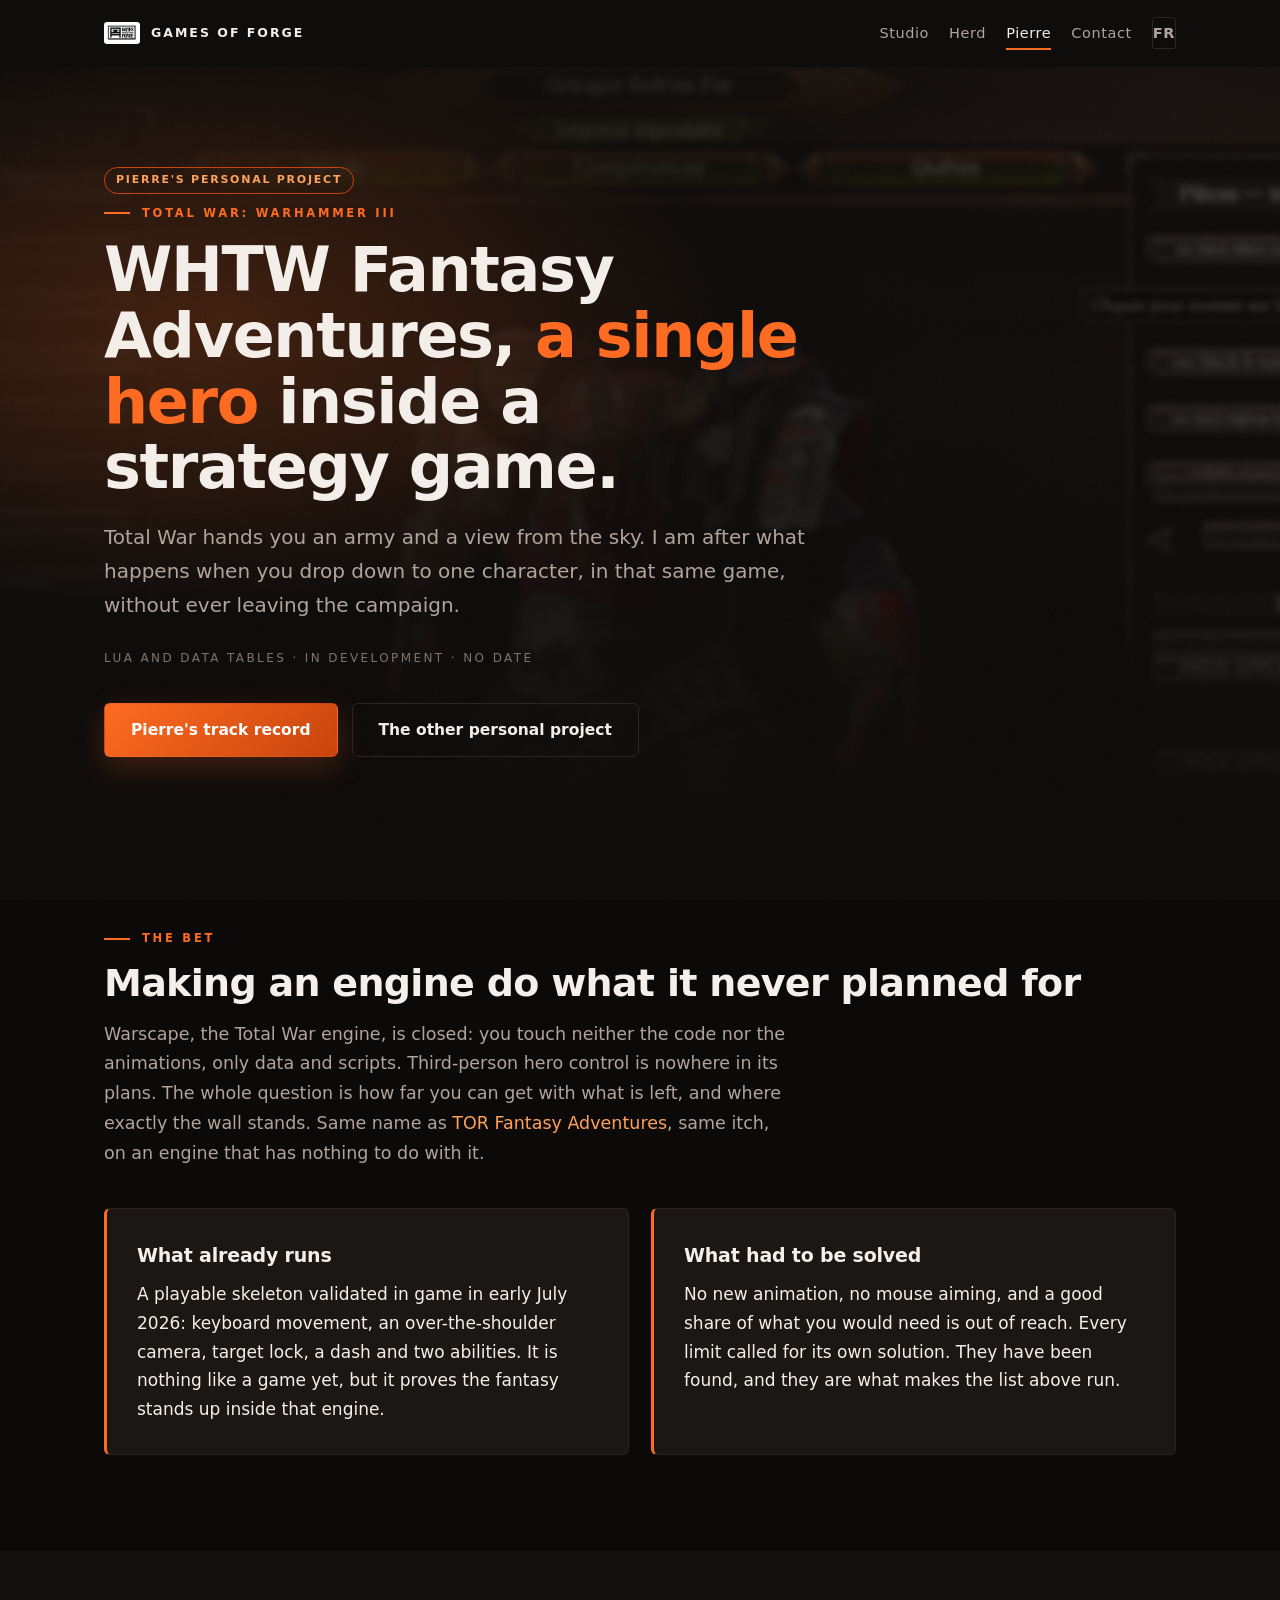
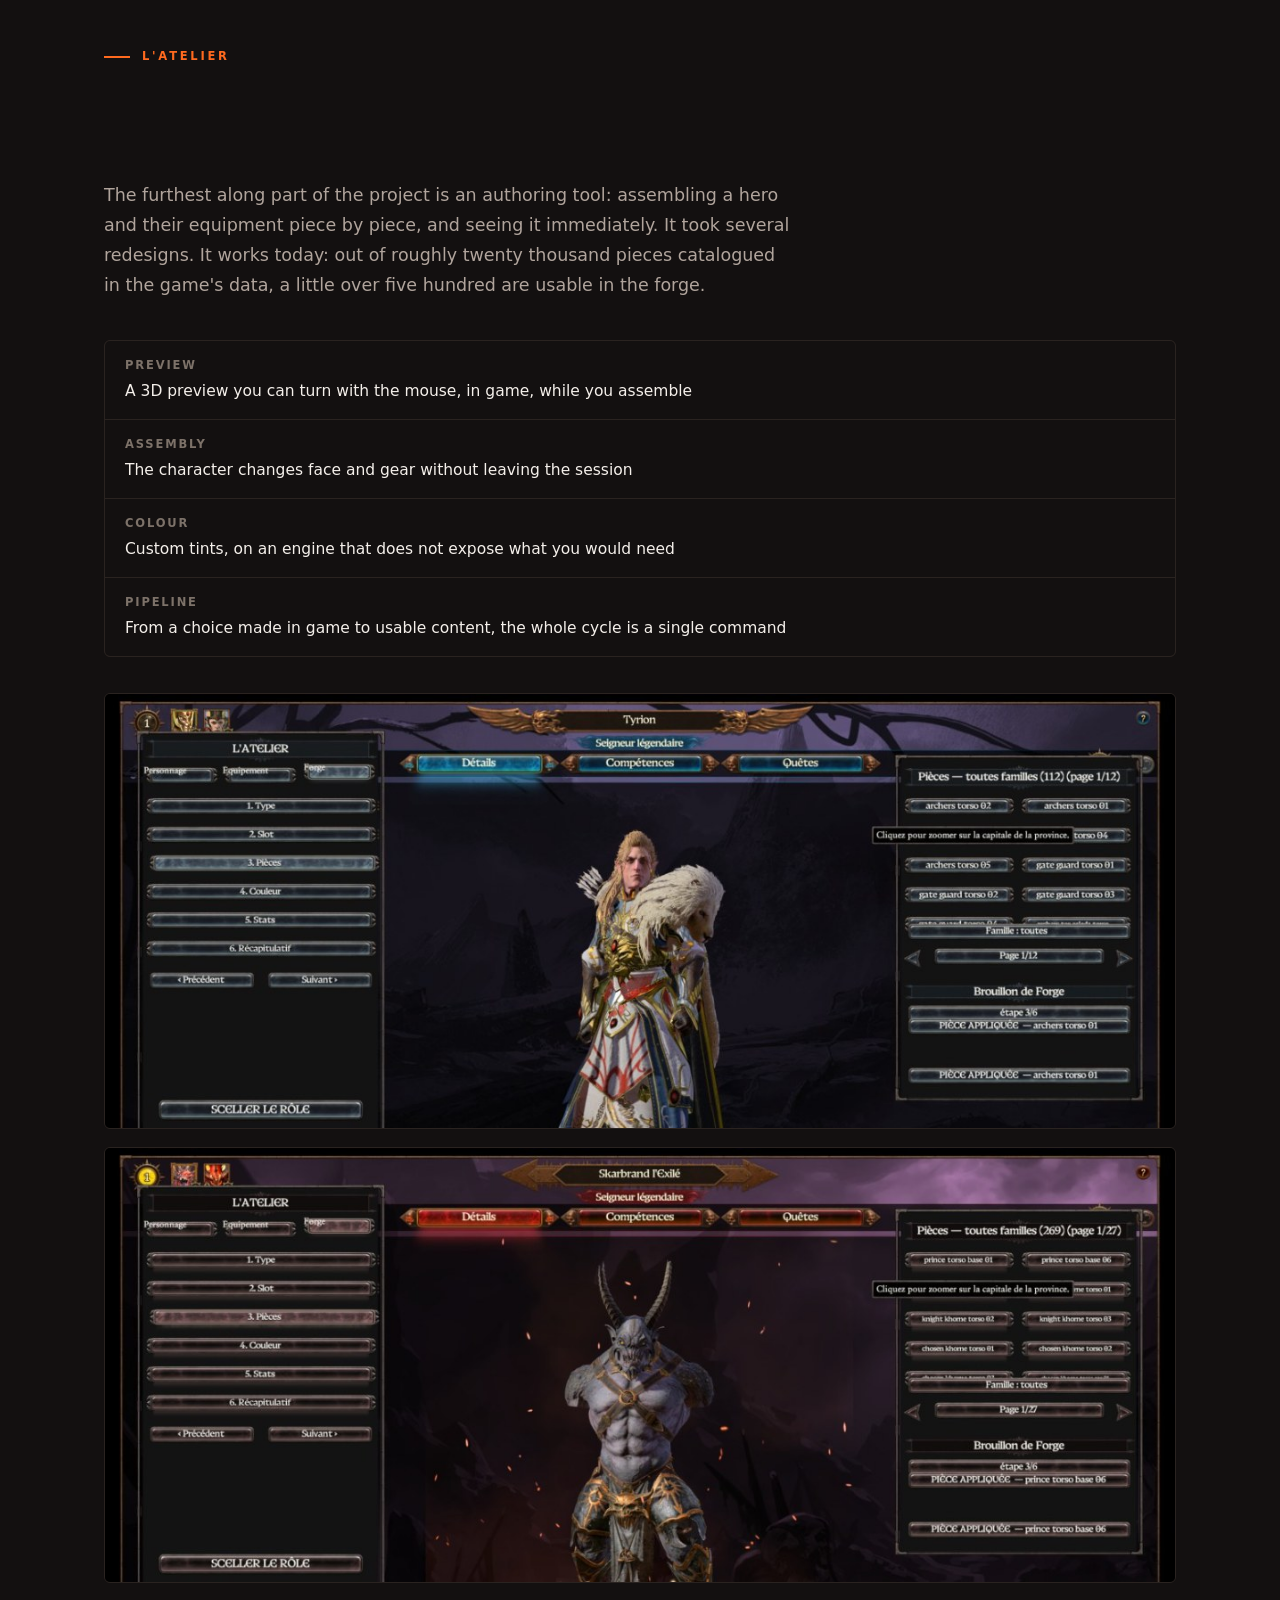
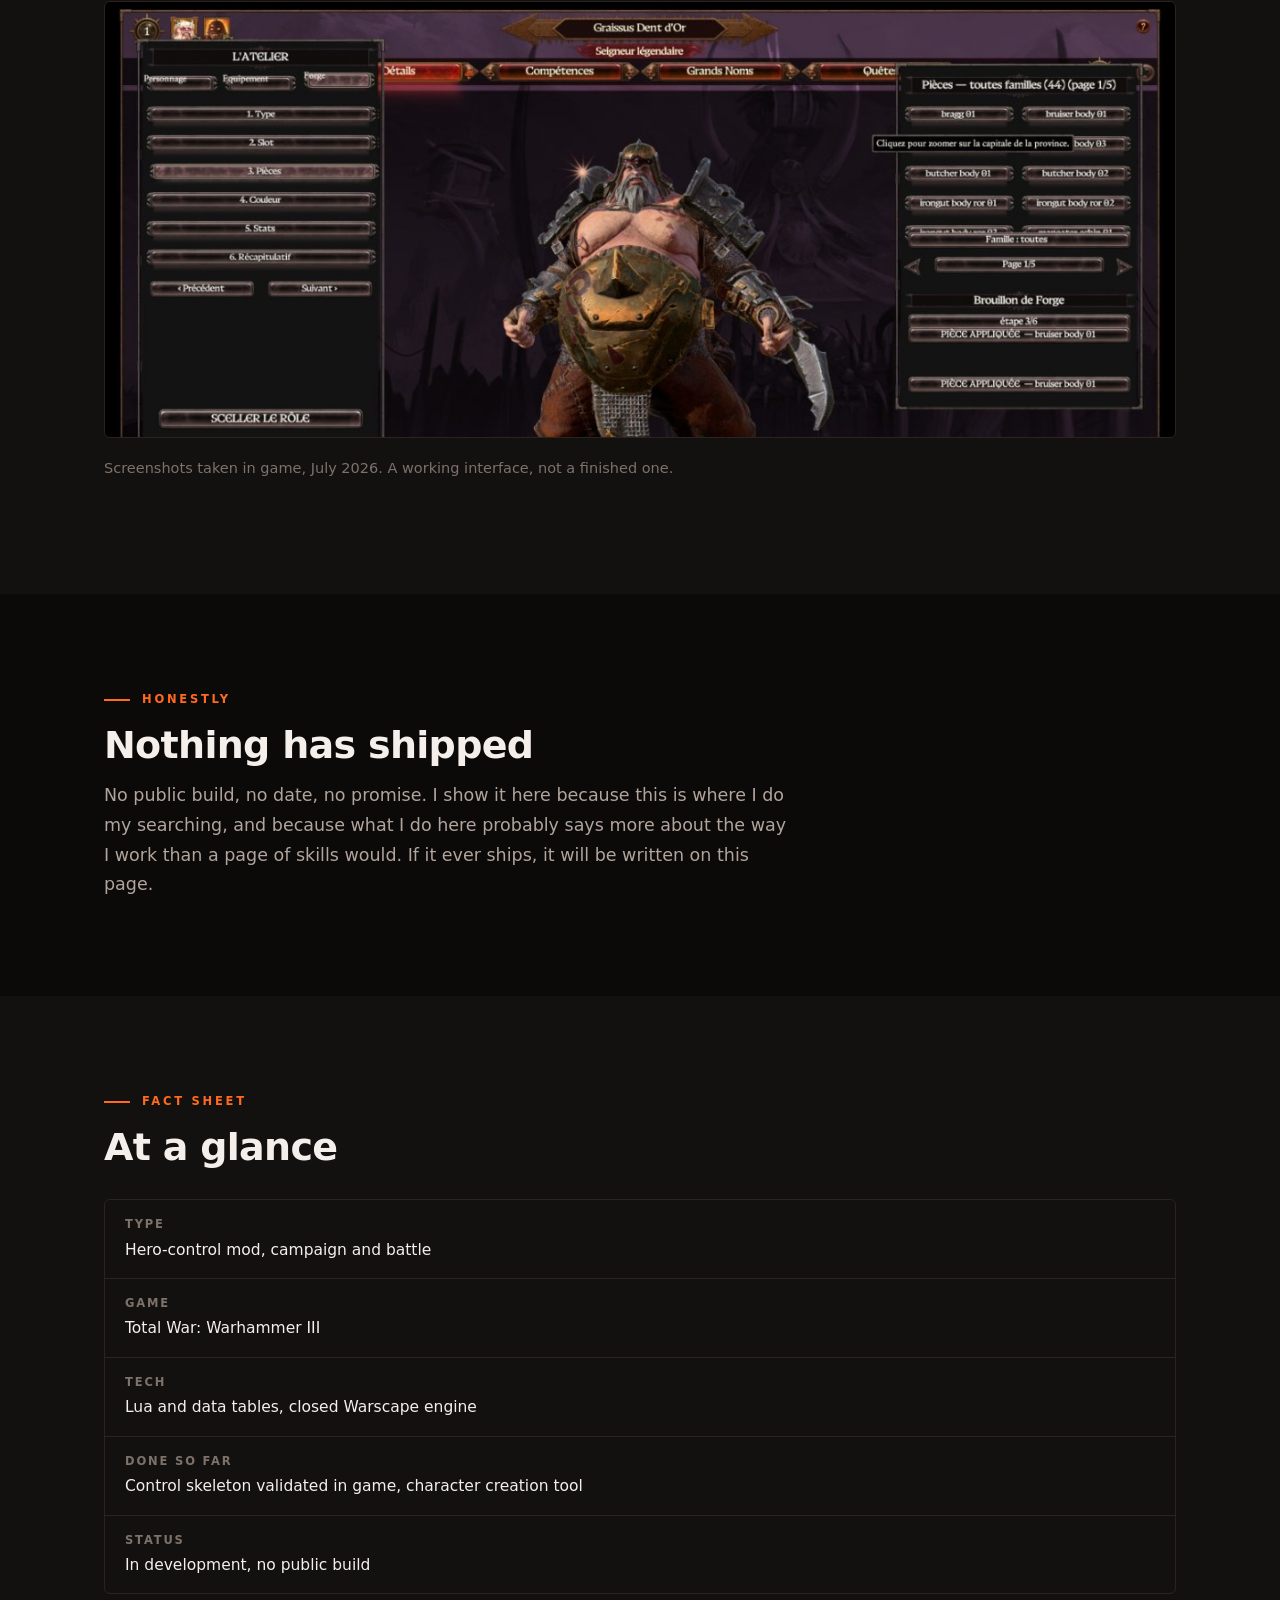
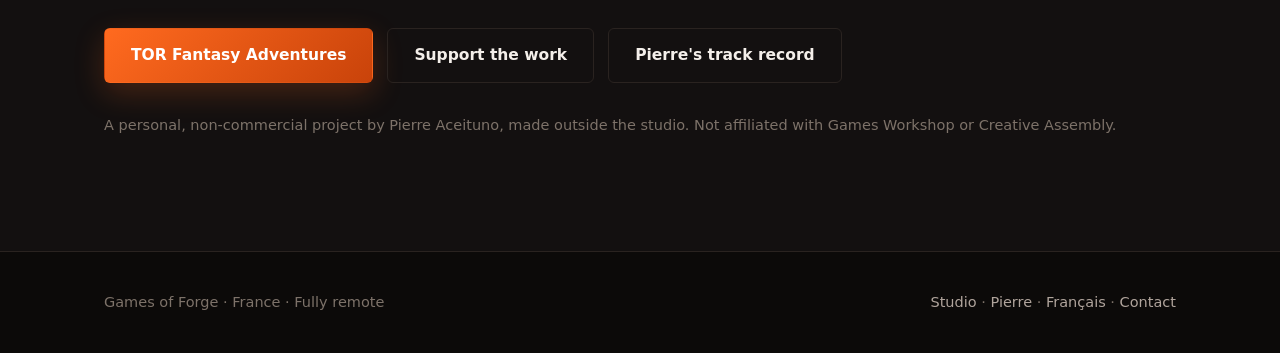
<file: whtw.html>
<!doctype html>
<html lang="en">
<head>
<meta charset="utf-8">
<meta name="viewport" content="width=device-width, initial-scale=1">
<script>document.documentElement.className+=' js';(function(){try{if(localStorage.getItem('gof-langue'))return;if((navigator.language||'').toLowerCase().indexOf('fr')===0)location.replace('fr/whtw.html');}catch(e){}})();</script>
<title>WHTW Fantasy Adventures, a Total War: Warhammer III mod: Pierre Aceituno's personal project</title>
<meta name="description" content="WHTW Fantasy Adventures, a hero-control mod for Total War: Warhammer III. Third-person camera, melee combat and a character creation tool, written in Lua on a closed engine. A personal project by Pierre Aceituno, in development.">
<meta property="og:type" content="website">
<meta property="og:locale" content="en_GB">
<meta property="og:title" content="WHTW Fantasy Adventures, a Total War: Warhammer III mod">
<meta property="og:description" content="Dropping down to a single hero inside a strategy game. A personal project by Pierre Aceituno, in development.">
<meta property="og:image" content="https://games-of-forge.github.io/assets/og.png">
<meta name="twitter:card" content="summary_large_image">
<link rel="alternate" hreflang="fr" href="https://games-of-forge.github.io/fr/whtw.html">
<link rel="alternate" hreflang="en" href="https://games-of-forge.github.io/whtw.html">
<link rel="icon" href="assets/gof-icon.png">
<link rel="stylesheet" href="style.css">
</head>
<body>

<nav class="nav">
  <div class="wrap">
    <a class="marque" href="index.html"><img src="assets/gof-logo.png" alt="Games of Forge"> Games of Forge</a>
    <div class="liens">
      <a href="index.html">Studio</a>
      <a href="herd.html">Herd</a>
      <a href="pierre.html" class="actif">Pierre</a>
      <a href="index.html#contact">Contact</a>
      <a class="langue" data-langue="fr" href="fr/whtw.html" hreflang="fr">FR</a>
    </div>
  </div>
</nav>

<header class="hero compact">
  <div class="hero-fond" style="background-image:url('assets/whtw/atelier-orque.jpg')"></div>
  <div class="wrap">
    <span class="etiquette">Pierre's personal project</span>
    <p class="surtitre">Total War: Warhammer III</p>
    <h1>WHTW Fantasy Adventures, <em>a single hero</em> inside a strategy game.</h1>
    <p class="chapo">Total War hands you an army and a view from the sky. I am after what happens when you drop down to one character, in that same game, without ever leaving the campaign.</p>
    <p class="tampon">Lua and data tables · In development · No date</p>
    <div class="actions">
      <a class="bouton" href="pierre.html">Pierre's track record</a>
      <a class="bouton creux" href="torfa.html">The other personal project</a>
    </div>
  </div>
</header>

<section>
  <div class="wrap">
    <p class="surtitre apparait">The bet</p>
    <h2 class="apparait">Making an engine do what it never planned for</h2>
    <p class="intro apparait">Warscape, the Total War engine, is closed: you touch neither the code nor the animations, only data and scripts. Third-person hero control is nowhere in its plans. The whole question is how far you can get with what is left, and where exactly the wall stands. Same name as <a href="torfa.html">TOR Fantasy Adventures</a>, same itch, on an engine that has nothing to do with it.</p>

    <div class="grille c2">
      <div class="bloc apparait">
        <h3>What already runs</h3>
        <p style="margin-bottom:0">A playable skeleton validated in game in early July 2026: keyboard movement, an over-the-shoulder camera, target lock, a dash and two abilities. It is nothing like a game yet, but it proves the fantasy stands up inside that engine.</p>
      </div>
      <div class="bloc apparait" data-delai="120">
        <h3>What had to be solved</h3>
        <p style="margin-bottom:0">No new animation, no mouse aiming, and a good share of what you would need is out of reach. Every limit called for its own solution. They have been found, and they are what makes the list above run.</p>
      </div>
    </div>
  </div>
</section>

<section class="teinte">
  <div class="wrap">
    <p class="surtitre apparait">L'Atelier</p>
    <h2 class="apparait">Building a character in a game that does not allow it</h2>
    <p class="intro apparait">The furthest along part of the project is an authoring tool: assembling a hero and their equipment piece by piece, and seeing it immediately. It took several redesigns. It works today: out of roughly twenty thousand pieces catalogued in the game's data, a little over five hundred are usable in the forge.</p>
    <ul class="faits apparait" style="margin-top:30px">
      <li><b>Preview</b> A 3D preview you can turn with the mouse, in game, while you assemble</li>
      <li><b>Assembly</b> The character changes face and gear without leaving the session</li>
      <li><b>Colour</b> Custom tints, on an engine that does not expose what you would need</li>
      <li><b>Pipeline</b> From a choice made in game to usable content, the whole cycle is a single command</li>
    </ul>

    <div class="captures" style="margin-top:36px">
      <img class="apparait" src="assets/whtw/atelier-hef.jpg" alt="The Atelier open on a High Elf lord, assembly panel on the left, parts catalogue on the right" loading="lazy">
      <img class="apparait" data-delai="90" src="assets/whtw/atelier-khorne.jpg" alt="The Atelier open on a champion of Khorne" loading="lazy">
      <img class="apparait" data-delai="180" src="assets/whtw/atelier-ogre.jpg" alt="The Atelier open on an Ogre tyrant" loading="lazy">
    </div>
    <p class="note apparait" style="margin-top:18px">Screenshots taken in game, July 2026. A working interface, not a finished one.</p>
  </div>
</section>

<section>
  <div class="wrap">
    <p class="surtitre apparait">Honestly</p>
    <h2 class="apparait">Nothing has shipped</h2>
    <p class="intro apparait" style="margin-bottom:0">No public build, no date, no promise. I show it here because this is where I do my searching, and because what I do here probably says more about the way I work than a page of skills would. If it ever ships, it will be written on this page.</p>
  </div>
</section>

<section class="teinte">
  <div class="wrap">
    <p class="surtitre apparait">Fact sheet</p>
    <h2 class="apparait">At a glance</h2>
    <ul class="faits apparait" style="margin-top:30px">
      <li><b>Type</b> Hero-control mod, campaign and battle</li>
      <li><b>Game</b> Total War: Warhammer III</li>
      <li><b>Tech</b> Lua and data tables, closed Warscape engine</li>
      <li><b>Done so far</b> Control skeleton validated in game, character creation tool</li>
      <li><b>Status</b> In development, no public build</li>
    </ul>
    <div class="actions">
      <a class="bouton" href="torfa.html">TOR Fantasy Adventures</a>
      <a class="bouton creux" href="https://www.patreon.com/PierreACEITUNO" target="_blank" rel="noopener">Support the work</a>
      <a class="bouton creux" href="pierre.html">Pierre's track record</a>
    </div>
    <p class="note apparait" style="margin-top:30px">A personal, non-commercial project by Pierre Aceituno, made outside the studio. Not affiliated with Games Workshop or Creative Assembly.</p>
  </div>
</section>

<footer>
  <div class="wrap">
    <div>Games of Forge · France · Fully remote</div>
    <div><a href="index.html">Studio</a> · <a href="pierre.html">Pierre</a> · <a data-langue="fr" href="fr/whtw.html">Français</a> · <a href="mailto:pierre.aceituno@gmail.com">Contact</a></div>
  </div>
</footer>

<script src="site.js"></script>
</body>
</html>
</file>
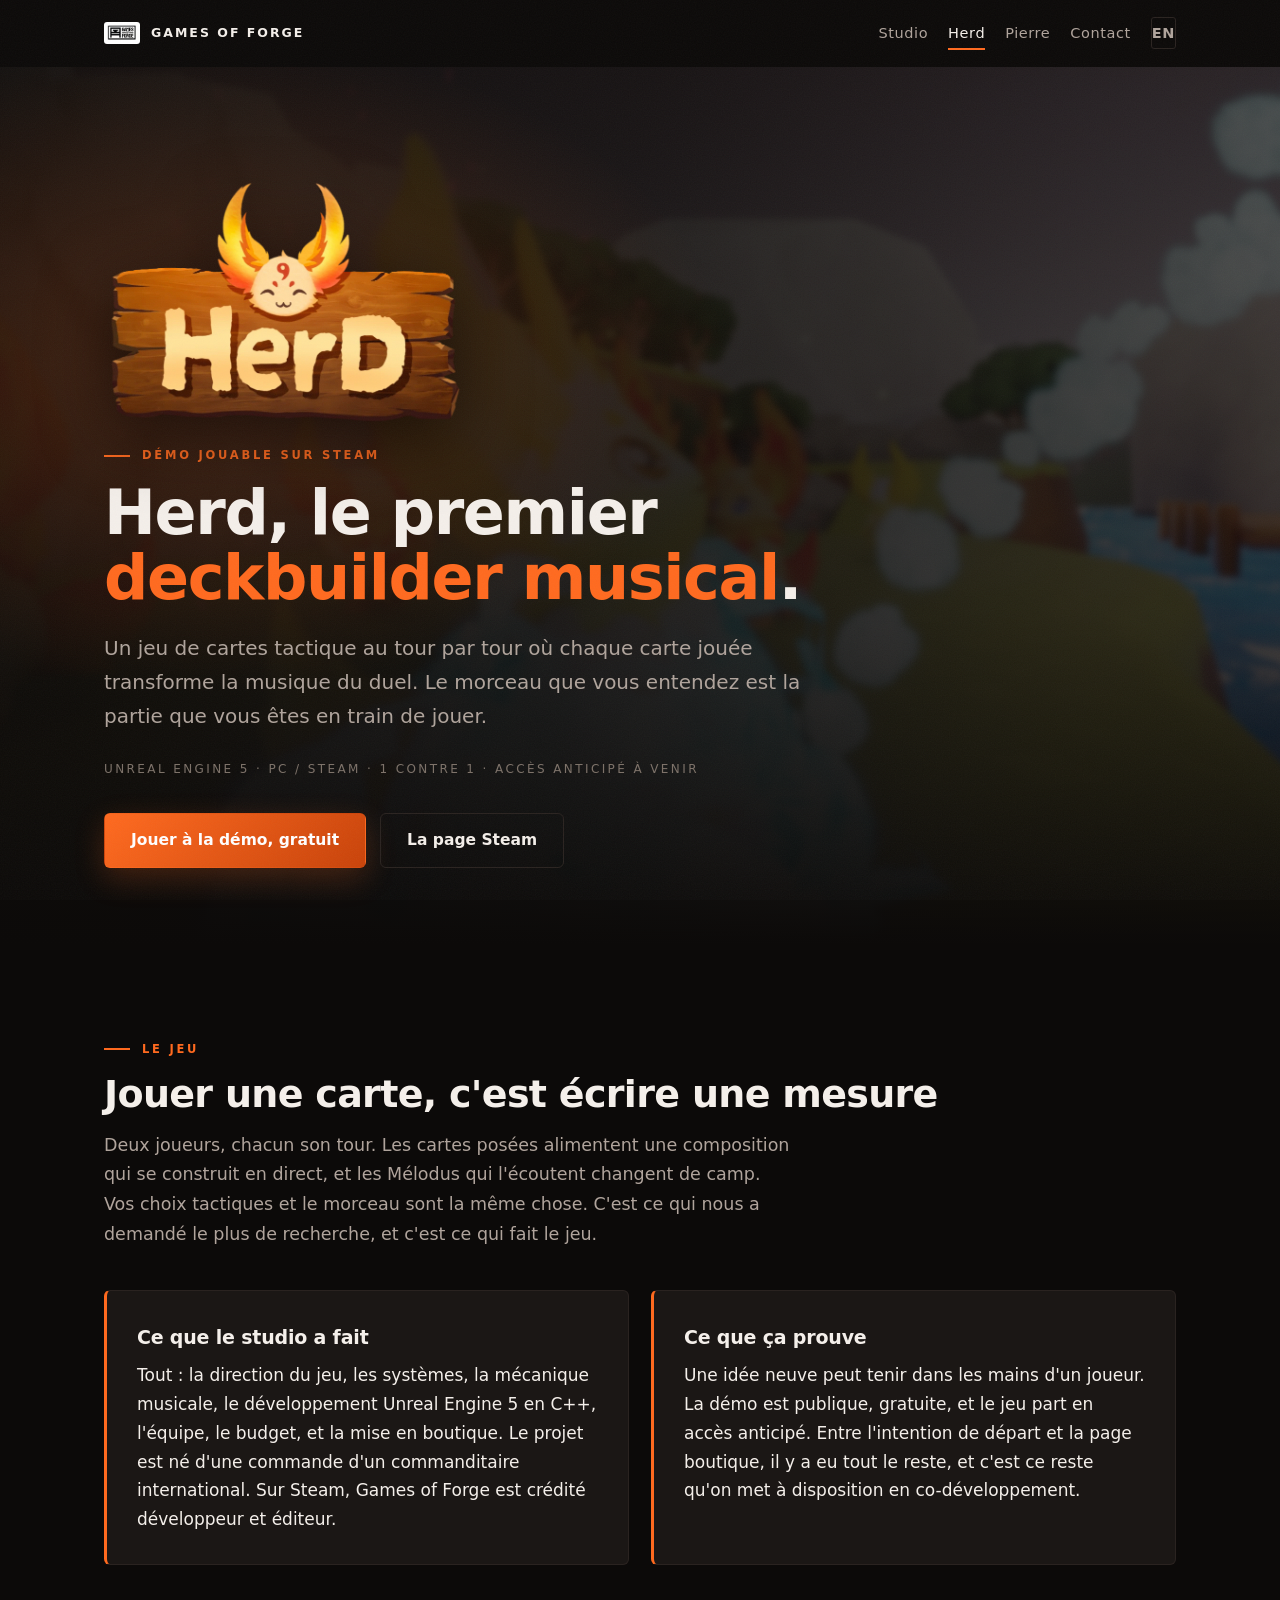
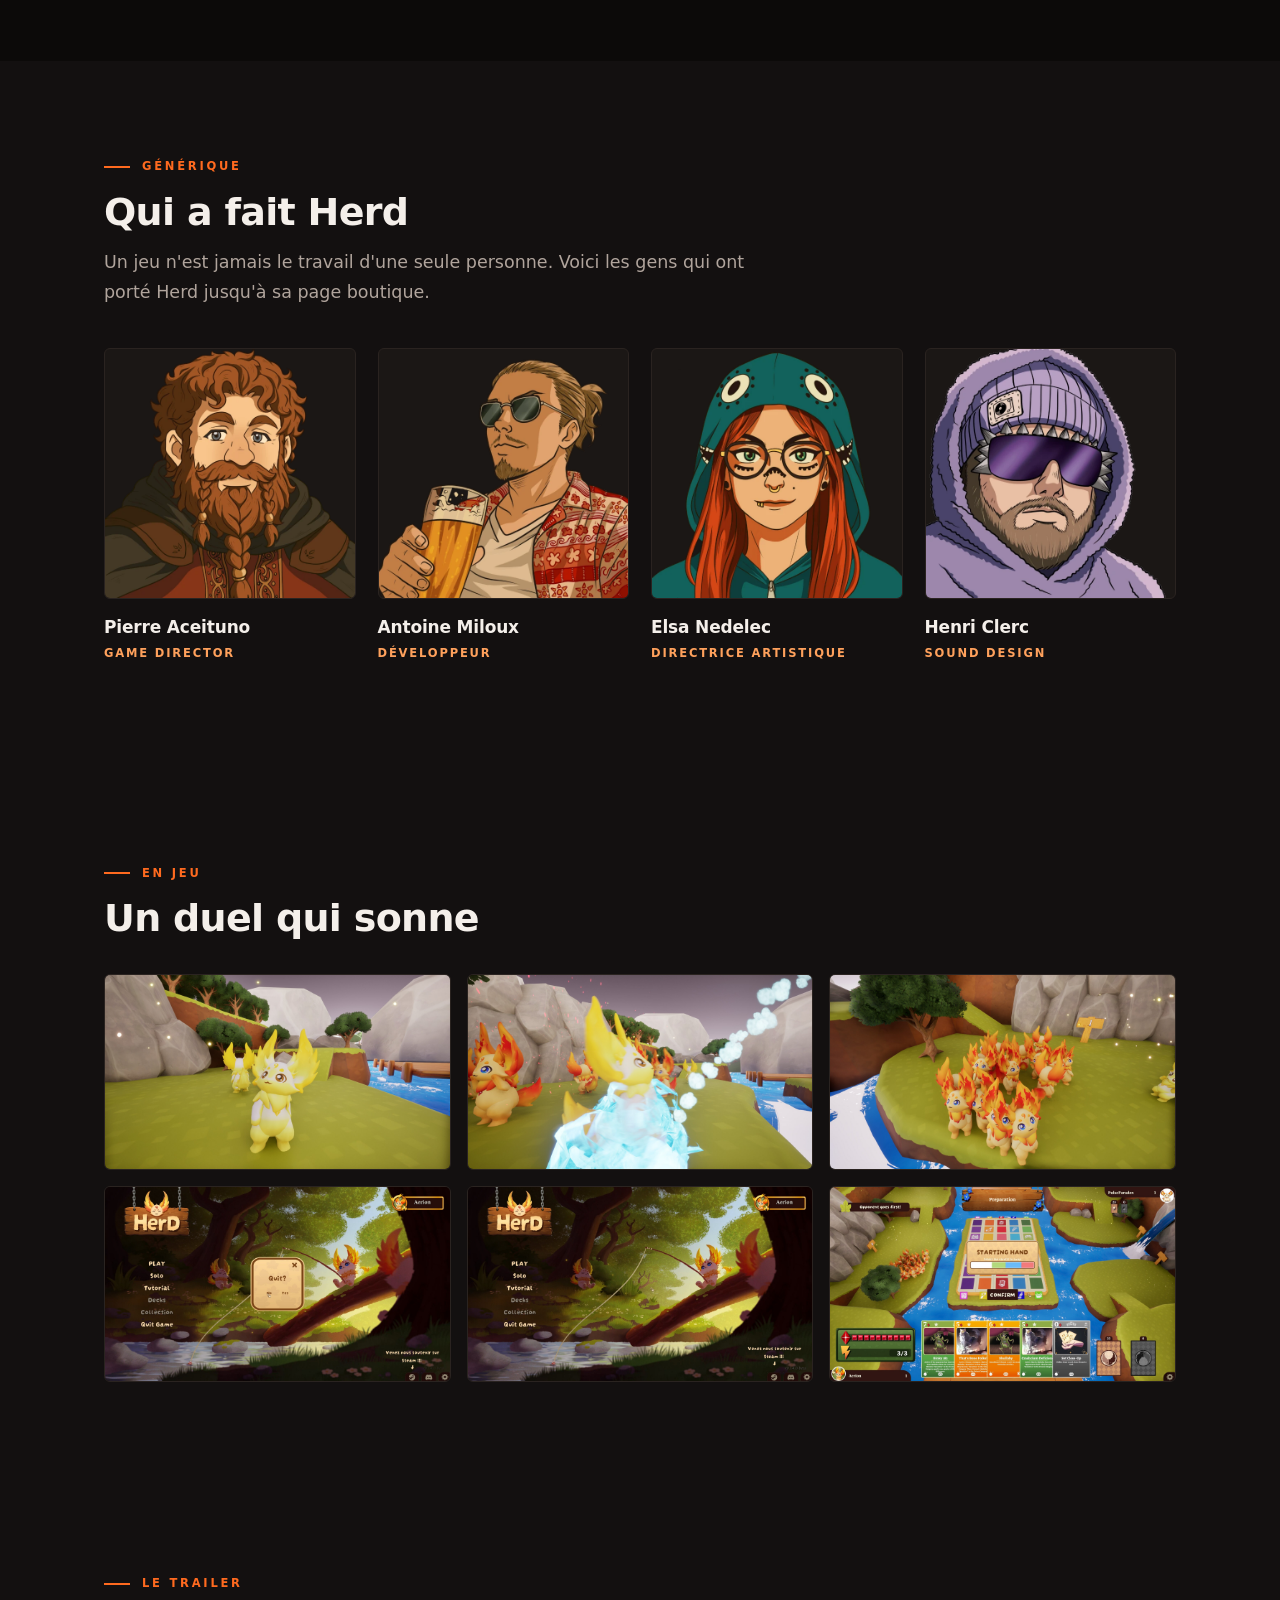
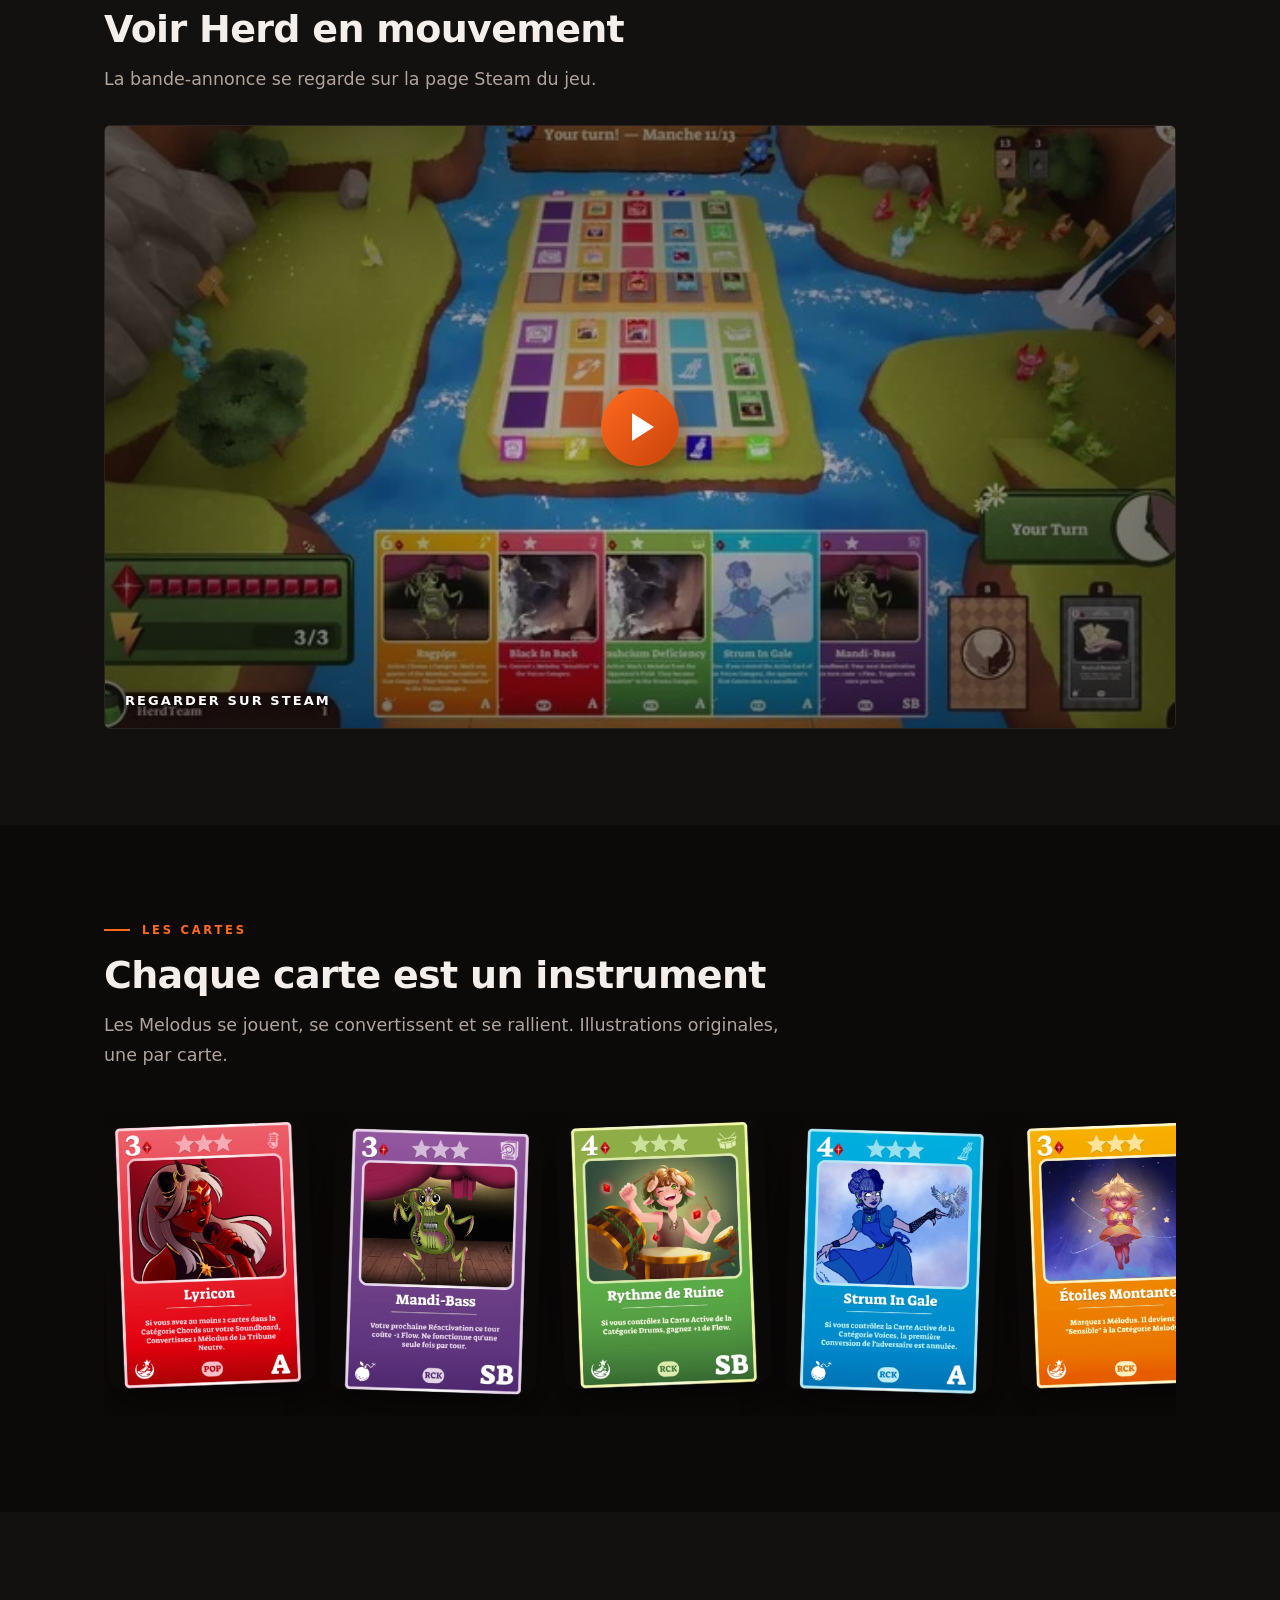
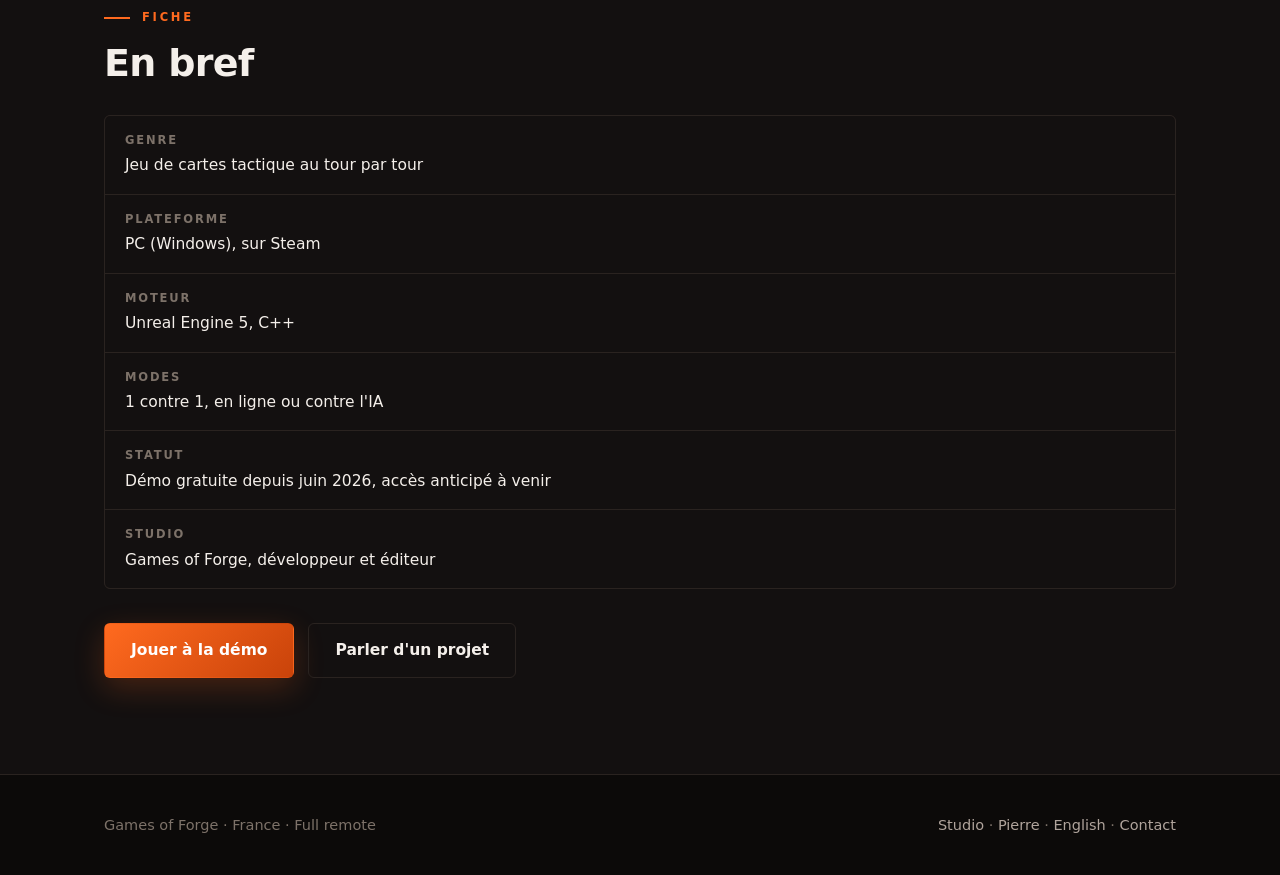
<file: fr/herd.html>
<!doctype html>
<html lang="fr">
<head>
<meta charset="utf-8">
<meta name="viewport" content="width=device-width, initial-scale=1">
<script>document.documentElement.className+=' js';</script>
<title>Herd, le premier deckbuilder musical : Games of Forge</title>
<meta name="description" content="Herd, jeu de cartes tactique au tour par tour où le gameplay manipule la musique. Développé et édité par Games of Forge sur Unreal Engine 5. Démo jouable gratuitement sur Steam.">
<meta property="og:type" content="website">
<meta property="og:locale" content="fr_FR">
<meta property="og:title" content="Herd, le premier deckbuilder musical">
<meta property="og:description" content="Jeu de cartes tactique au tour par tour où le gameplay manipule la musique. Développé et édité par Games of Forge. Démo gratuite sur Steam.">
<meta property="og:image" content="https://games-of-forge.github.io/assets/og.png">
<meta name="twitter:card" content="summary_large_image">
<link rel="alternate" hreflang="fr" href="https://games-of-forge.github.io/fr/herd.html">
<link rel="alternate" hreflang="en" href="https://games-of-forge.github.io/herd.html">
<link rel="icon" href="../assets/gof-icon.png">
<link rel="stylesheet" href="../style.css">
</head>
<body>

<nav class="nav">
  <div class="wrap">
    <a class="marque" href="index.html"><img src="../assets/gof-logo.png" alt="Games of Forge"> Games of Forge</a>
    <div class="liens">
      <a href="index.html">Studio</a>
      <a href="herd.html" class="actif">Herd</a>
      <a href="pierre.html">Pierre</a>
      <a href="index.html#contact">Contact</a>
      <a class="langue" data-langue="en" href="../herd.html" hreflang="en">EN</a>
    </div>
  </div>
</nav>

<header class="hero compact">
  <div class="hero-fond" style="background-image:url('../assets/herd/capture-2.jpg')"></div>
  <div class="wrap">
    <img class="logo-jeu" src="../assets/herd/herd-logo.webp" alt="Herd">
    <p class="surtitre">Démo jouable sur Steam</p>
    <h1>Herd, le premier <em>deckbuilder musical</em>.</h1>
    <p class="chapo">Un jeu de cartes tactique au tour par tour où chaque carte jouée transforme la musique du duel. Le morceau que vous entendez est la partie que vous êtes en train de jouer.</p>
    <p class="tampon">Unreal Engine 5 · PC / Steam · 1 contre 1 · Accès anticipé à venir</p>
    <div class="actions">
      <a class="bouton" href="https://store.steampowered.com/app/4291690/" target="_blank" rel="noopener">Jouer à la démo, gratuit</a>
      <a class="bouton creux" href="https://store.steampowered.com/app/4273350/" target="_blank" rel="noopener">La page Steam</a>
    </div>
  </div>
</header>

<section>
  <div class="wrap">
    <p class="surtitre apparait">Le jeu</p>
    <h2 class="apparait">Jouer une carte, c'est écrire une mesure</h2>
    <p class="intro apparait">Deux joueurs, chacun son tour. Les cartes posées alimentent une composition qui se construit en direct, et les Mélodus qui l'écoutent changent de camp. Vos choix tactiques et le morceau sont la même chose. C'est ce qui nous a demandé le plus de recherche, et c'est ce qui fait le jeu.</p>

    <div class="grille c2">
      <div class="bloc apparait">
        <h3>Ce que le studio a fait</h3>
        <p style="margin-bottom:0">Tout : la direction du jeu, les systèmes, la mécanique musicale, le développement Unreal Engine 5 en C++, l'équipe, le budget, et la mise en boutique. Le projet est né d'une commande d'un commanditaire international. Sur Steam, Games of Forge est crédité développeur et éditeur.</p>
      </div>
      <div class="bloc apparait" data-delai="120">
        <h3>Ce que ça prouve</h3>
        <p style="margin-bottom:0">Une idée neuve peut tenir dans les mains d'un joueur. La démo est publique, gratuite, et le jeu part en accès anticipé. Entre l'intention de départ et la page boutique, il y a eu tout le reste, et c'est ce reste qu'on met à disposition en co-développement.</p>
      </div>
    </div>
  </div>
</section>

<section class="teinte">
  <div class="wrap">
    <p class="surtitre apparait">Générique</p>
    <h2 class="apparait">Qui a fait Herd</h2>
    <p class="intro apparait">Un jeu n'est jamais le travail d'une seule personne. Voici les gens qui ont porté Herd jusqu'à sa page boutique.</p>

    <div class="equipe" style="margin-top:34px">
      <div class="membre apparait">
        <div class="portrait"><img src="../assets/equipe/pierre.webp" alt="Pierre Aceituno" loading="lazy"></div>
        <h3>Pierre Aceituno</h3>
        <p class="role">Game director</p>
      </div>
      <div class="membre apparait" data-delai="80">
        <div class="portrait"><img src="../assets/equipe/antoine.webp" alt="Antoine Miloux" loading="lazy"></div>
        <h3>Antoine Miloux</h3>
        <p class="role">Développeur</p>
      </div>
      <div class="membre apparait" data-delai="160">
        <div class="portrait"><img src="../assets/equipe/elsa.webp" alt="Elsa Nedelec" loading="lazy"></div>
        <h3>Elsa Nedelec</h3>
        <p class="role">Directrice artistique</p>
      </div>
      <div class="membre apparait" data-delai="240">
        <div class="portrait"><img src="../assets/equipe/henri.webp" alt="Henri Clerc" loading="lazy"></div>
        <h3>Henri Clerc</h3>
        <p class="role">Sound design</p>
      </div>
    </div>
  </div>
</section>

<section class="teinte">
  <div class="wrap">
    <p class="surtitre apparait">En jeu</p>
    <h2 class="apparait">Un duel qui sonne</h2>
    <div class="galerie" style="margin-top:34px">
      <a class="apparait" href="https://store.steampowered.com/app/4273350/" target="_blank" rel="noopener"><img src="../assets/herd/capture-1.jpg" alt="Herd, en jeu" loading="lazy"></a>
      <a class="apparait" data-delai="80" href="https://store.steampowered.com/app/4273350/" target="_blank" rel="noopener"><img src="../assets/herd/capture-2.jpg" alt="Herd, en jeu" loading="lazy"></a>
      <a class="apparait" data-delai="160" href="https://store.steampowered.com/app/4273350/" target="_blank" rel="noopener"><img src="../assets/herd/capture-3.jpg" alt="Herd, en jeu" loading="lazy"></a>
      <a class="apparait" href="https://store.steampowered.com/app/4273350/" target="_blank" rel="noopener"><img src="../assets/herd/capture-4.jpg" alt="Herd, en jeu" loading="lazy"></a>
      <a class="apparait" data-delai="80" href="https://store.steampowered.com/app/4273350/" target="_blank" rel="noopener"><img src="../assets/herd/capture-5.jpg" alt="Herd, en jeu" loading="lazy"></a>
      <a class="apparait" data-delai="160" href="https://store.steampowered.com/app/4273350/" target="_blank" rel="noopener"><img src="../assets/herd/capture-6.jpg" alt="Herd, en jeu" loading="lazy"></a>
    </div>
  </div>
</section>


<section class="teinte">
  <div class="wrap">
    <p class="surtitre apparait">Le trailer</p>
    <h2 class="apparait">Voir Herd en mouvement</h2>
    <p class="intro apparait" style="margin-bottom:0">La bande-annonce se regarde sur la page Steam du jeu.</p>
    <a class="affiche apparait" href="https://store.steampowered.com/app/4273350/" target="_blank" rel="noopener">
      <img src="../assets/herd/trailer.webp" alt="Bande-annonce de Herd" loading="lazy">
      <span class="lecture"></span>
      <span class="legende">Regarder sur Steam</span>
    </a>
  </div>
</section>

<section>
  <div class="wrap">
    <p class="surtitre apparait">Les cartes</p>
    <h2 class="apparait">Chaque carte est un instrument</h2>
    <p class="intro apparait">Les Melodus se jouent, se convertissent et se rallient. Illustrations originales, une par carte.</p>
    <div class="cartes apparait">
      <img src="../assets/herd/carte-lyricon.webp" alt="Carte Lyricon" loading="lazy">
      <img src="../assets/herd/carte-mandi.webp" alt="Carte Mandi Bass" loading="lazy">
      <img src="../assets/herd/carte-rythme.webp" alt="Carte Rythme de Ruine" loading="lazy">
      <img src="../assets/herd/carte-strum.webp" alt="Carte Strum in Gale" loading="lazy">
      <img src="../assets/herd/carte-etoile.webp" alt="Carte Etoile Montante" loading="lazy">
      <img src="../assets/herd/carte-fairy.webp" alt="Carte Fairy Godmother" loading="lazy">
    </div>
  </div>
</section>

<section class="teinte">
  <div class="wrap">
    <p class="surtitre apparait">Fiche</p>
    <h2 class="apparait">En bref</h2>
    <ul class="faits apparait" style="margin-top:30px">
      <li><b>Genre</b> Jeu de cartes tactique au tour par tour</li>
      <li><b>Plateforme</b> PC (Windows), sur Steam</li>
      <li><b>Moteur</b> Unreal Engine 5, C++</li>
      <li><b>Modes</b> 1 contre 1, en ligne ou contre l'IA</li>
      <li><b>Statut</b> Démo gratuite depuis juin 2026, accès anticipé à venir</li>
      <li><b>Studio</b> Games of Forge, développeur et éditeur</li>
    </ul>
    <div class="actions">
      <a class="bouton" href="https://store.steampowered.com/app/4291690/" target="_blank" rel="noopener">Jouer à la démo</a>
      <a class="bouton creux" href="index.html#contact">Parler d'un projet</a>
    </div>
  </div>
</section>

<footer>
  <div class="wrap">
    <div>Games of Forge · France · Full remote</div>
    <div><a href="index.html">Studio</a> · <a href="pierre.html">Pierre</a> · <a data-langue="en" href="../herd.html">English</a> · <a href="mailto:pierre.aceituno@gmail.com">Contact</a></div>
  </div>
</footer>

<script src="../site.js"></script>
</body>
</html>
</file>
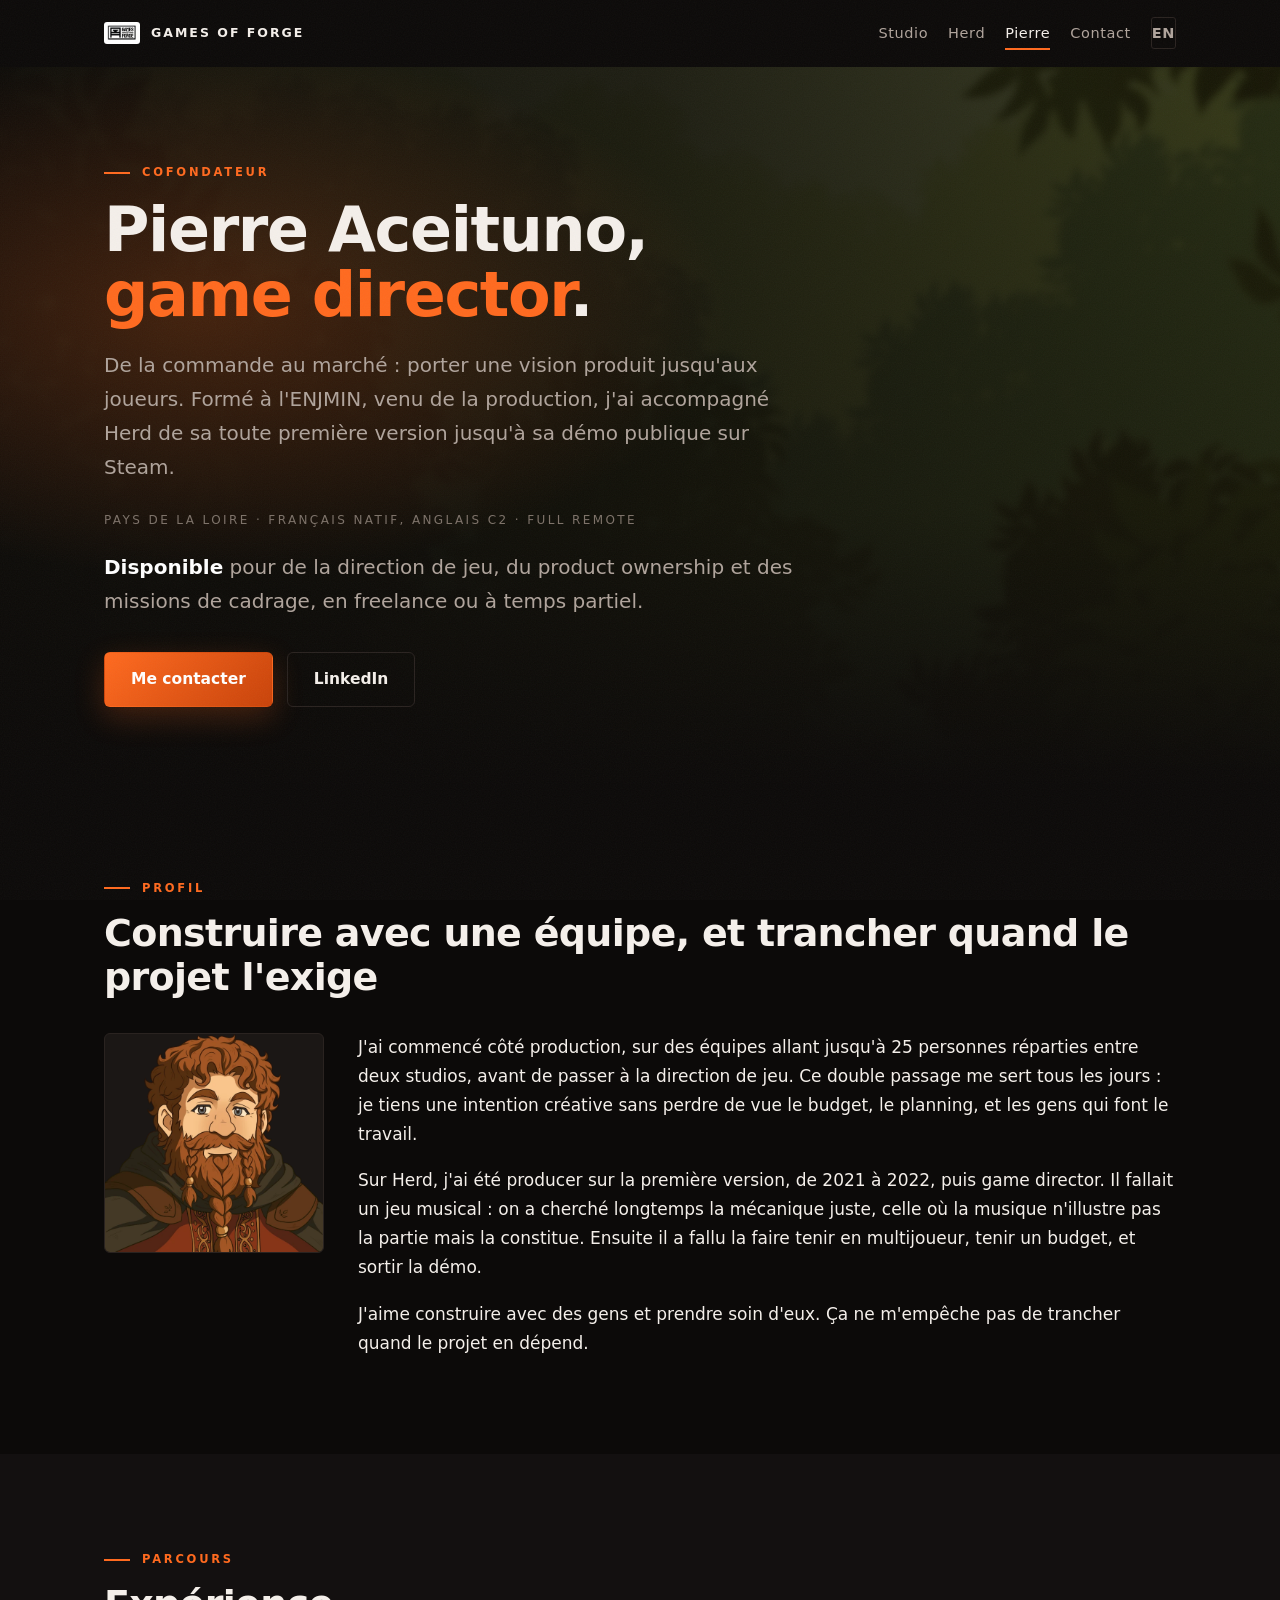
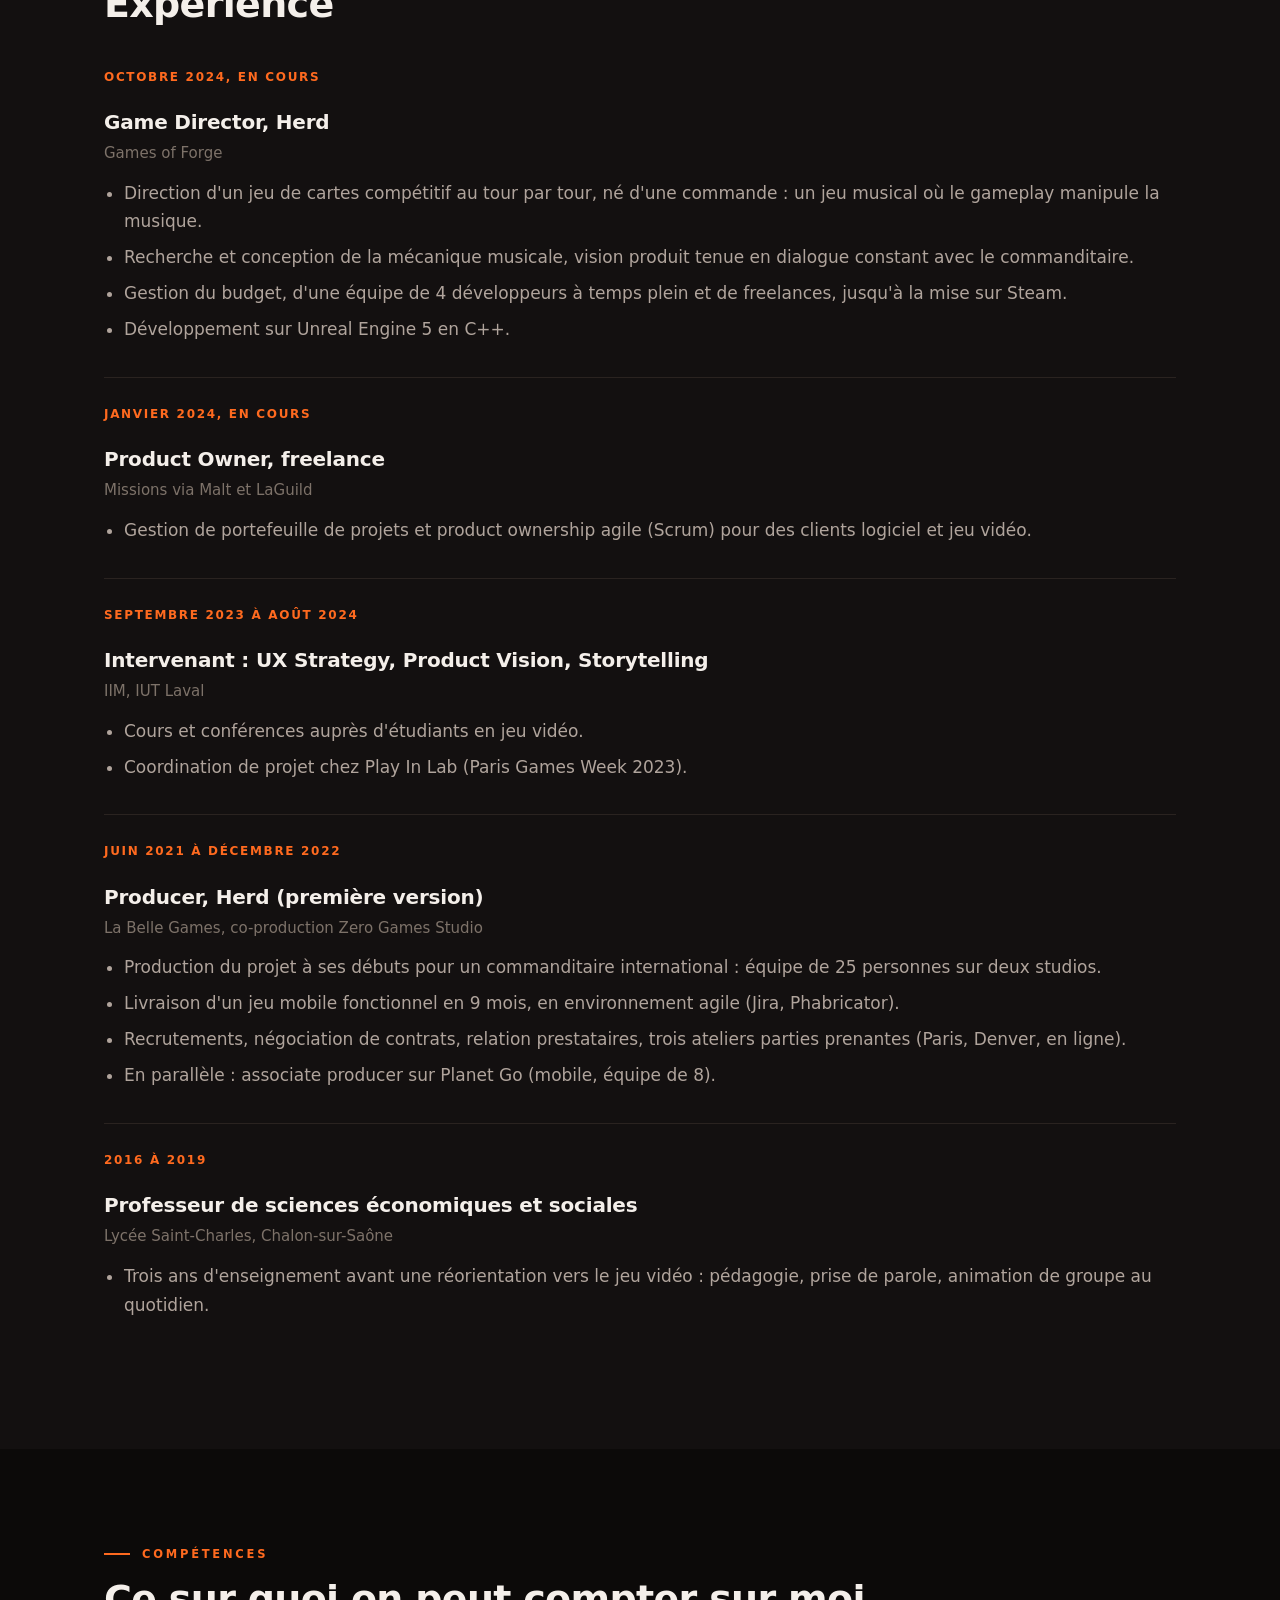
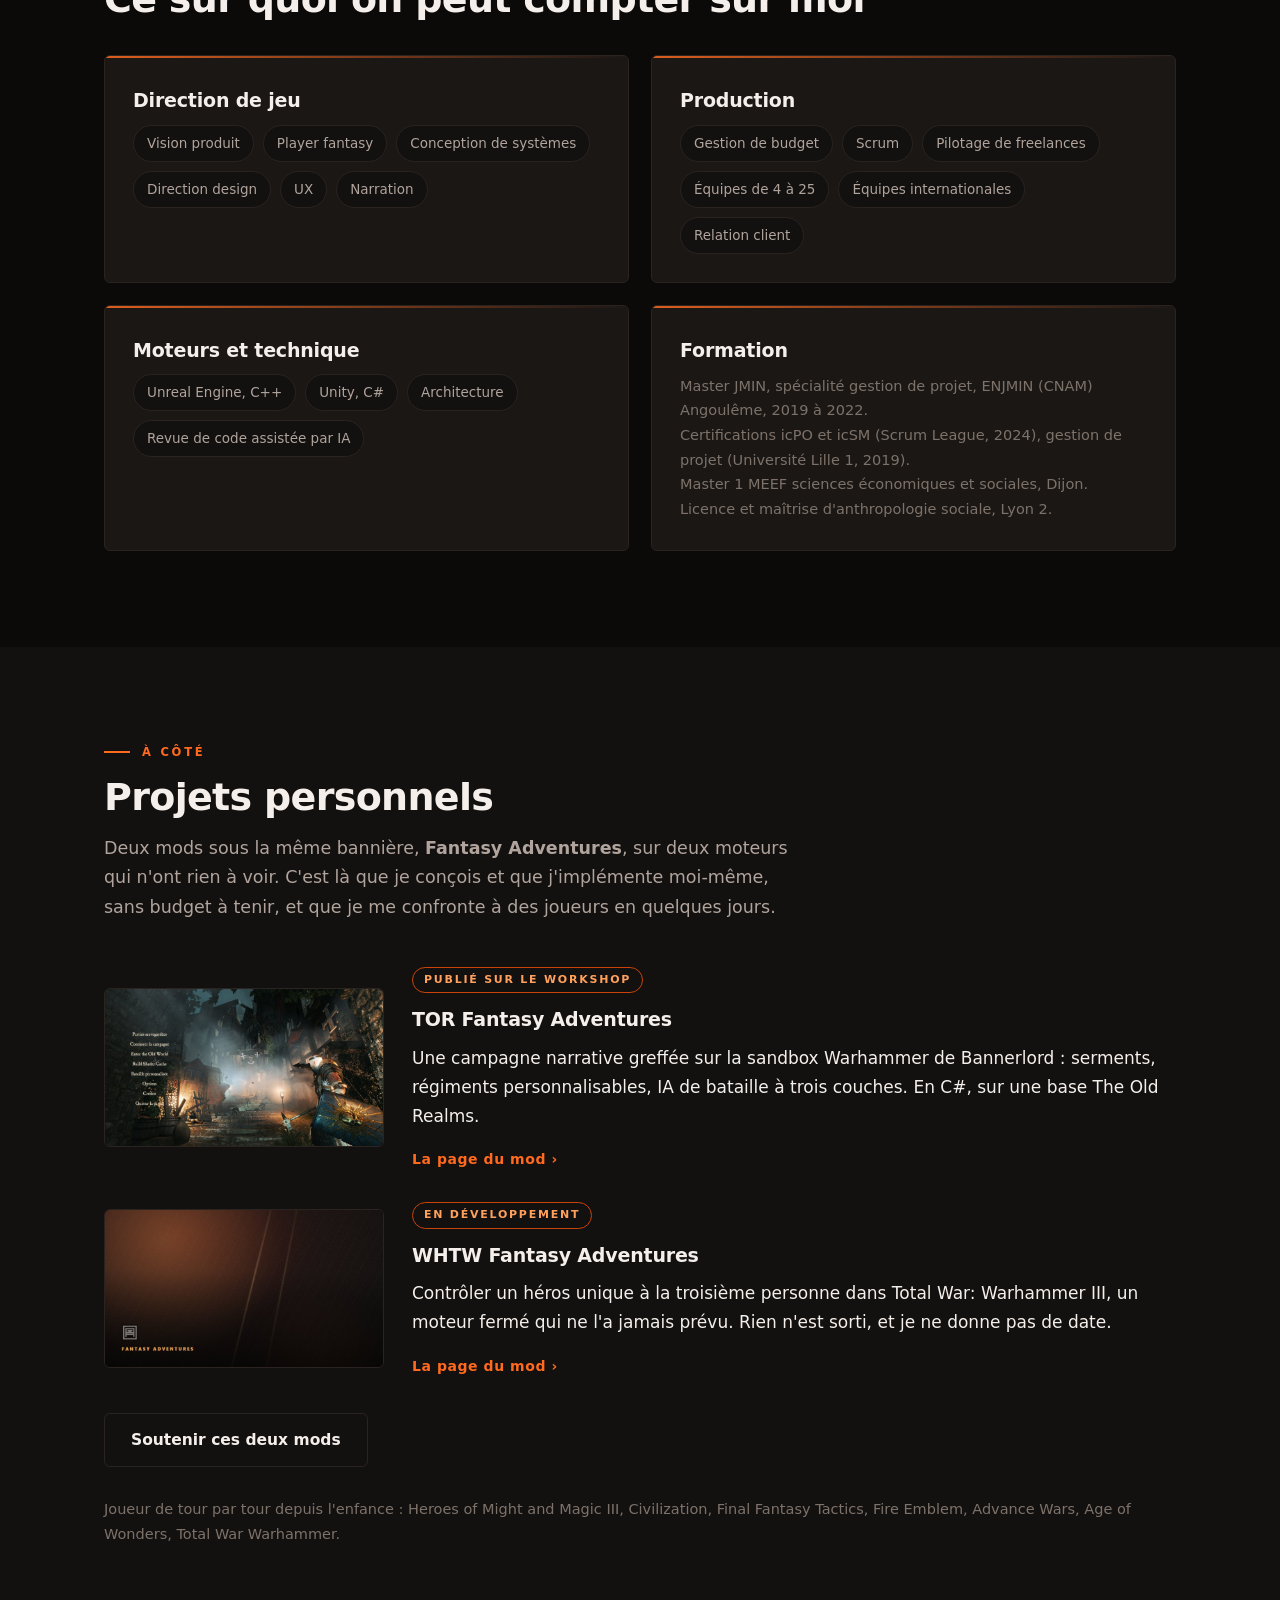
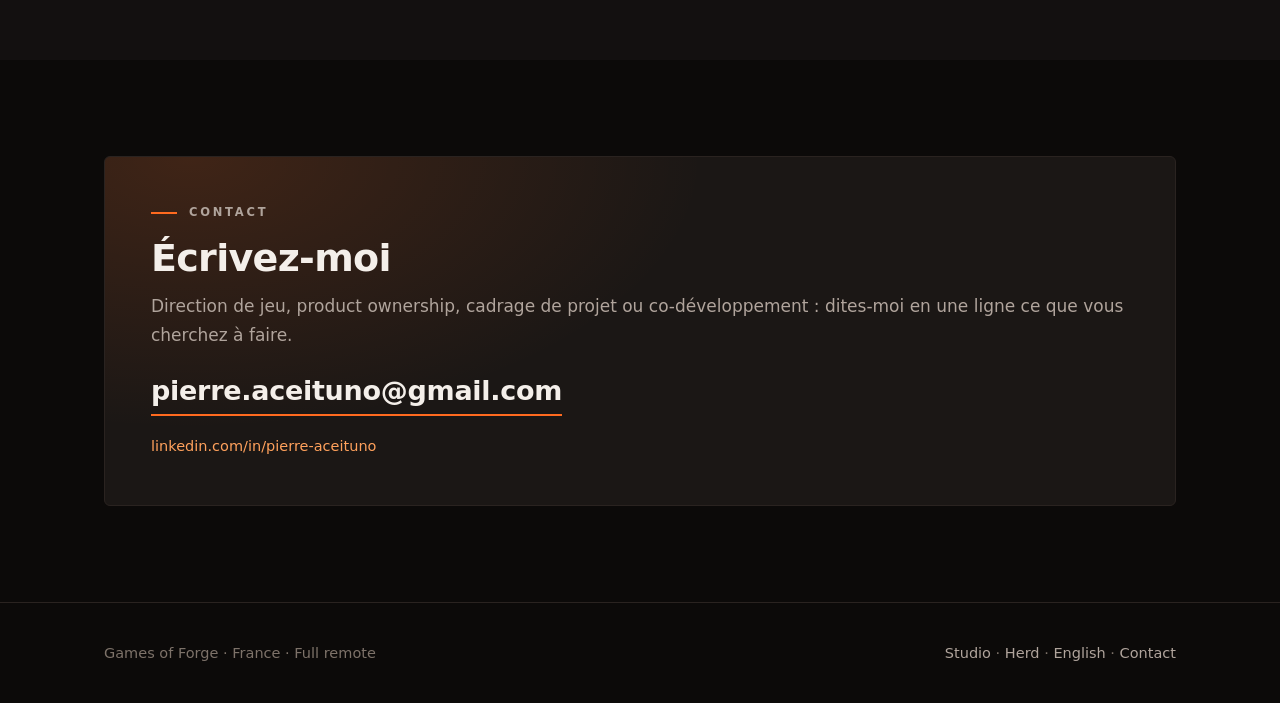
<file: fr/pierre.html>
<!doctype html>
<html lang="fr">
<head>
<meta charset="utf-8">
<meta name="viewport" content="width=device-width, initial-scale=1">
<script>document.documentElement.className+=' js';</script>
<title>Pierre Aceituno, game director et cofondateur de Games of Forge</title>
<meta name="description" content="Pierre Aceituno, game director formé à l'ENJMIN, venu de la production. Producer sur Herd depuis 2021, game director depuis 2024. Vision produit, conception de systèmes, production et management.">
<meta property="og:type" content="profile">
<meta property="og:locale" content="fr_FR">
<meta property="og:title" content="Pierre Aceituno, game director et cofondateur de Games of Forge">
<meta property="og:description" content="De la commande au marché : porter une vision produit jusqu'aux joueurs. Formé à l'ENJMIN, venu de la production.">
<meta property="og:image" content="https://games-of-forge.github.io/assets/og.png">
<meta name="twitter:card" content="summary_large_image">
<link rel="alternate" hreflang="fr" href="https://games-of-forge.github.io/fr/pierre.html">
<link rel="alternate" hreflang="en" href="https://games-of-forge.github.io/pierre.html">
<link rel="icon" href="../assets/gof-icon.png">
<link rel="stylesheet" href="../style.css">
</head>
<body>

<nav class="nav">
  <div class="wrap">
    <a class="marque" href="index.html"><img src="../assets/gof-logo.png" alt="Games of Forge"> Games of Forge</a>
    <div class="liens">
      <a href="index.html">Studio</a>
      <a href="herd.html">Herd</a>
      <a href="pierre.html" class="actif">Pierre</a>
      <a href="#contact">Contact</a>
      <a class="langue" data-langue="en" href="../pierre.html" hreflang="en">EN</a>
    </div>
  </div>
</nav>

<header class="hero compact">
  <div class="hero-fond" style="background-image:url('../assets/herd/fond.jpg')"></div>
  <div class="wrap">
    <p class="surtitre">Cofondateur</p>
    <h1>Pierre Aceituno, <em>game director</em>.</h1>
    <p class="chapo">De la commande au marché : porter une vision produit jusqu'aux joueurs. Formé à l'ENJMIN, venu de la production, j'ai accompagné Herd de sa toute première version jusqu'à sa démo publique sur Steam.</p>
    <p class="tampon">Pays de la Loire · Français natif, anglais C2 · Full remote</p>
    <p class="chapo" style="margin-top:20px"><b style="color:#fff">Disponible</b> pour de la direction de jeu, du product ownership et des missions de cadrage, en freelance ou à temps partiel.</p>
    <div class="actions">
      <a class="bouton" href="#contact">Me contacter</a>
      <a class="bouton creux" href="https://www.linkedin.com/in/pierre-aceituno-a5b8b2154" target="_blank" rel="noopener">LinkedIn</a>
    </div>
  </div>
</header>

<section>
  <div class="wrap">
    <p class="surtitre apparait">Profil</p>
    <h2 class="apparait">Construire avec une équipe, et trancher quand le projet l'exige</h2>
    <div class="fondateur" style="margin-top:34px">
      <div class="portrait apparait"><img src="../assets/equipe/pierre.webp" alt="Pierre Aceituno"></div>
      <div class="apparait" data-delai="100">
        <p>J'ai commencé côté production, sur des équipes allant jusqu'à 25 personnes réparties entre deux studios, avant de passer à la direction de jeu. Ce double passage me sert tous les jours : je tiens une intention créative sans perdre de vue le budget, le planning, et les gens qui font le travail.</p>
        <p>Sur Herd, j'ai été producer sur la première version, de 2021 à 2022, puis game director. Il fallait un jeu musical : on a cherché longtemps la mécanique juste, celle où la musique n'illustre pas la partie mais la constitue. Ensuite il a fallu la faire tenir en multijoueur, tenir un budget, et sortir la démo.</p>
        <p style="margin-bottom:0">J'aime construire avec des gens et prendre soin d'eux. Ça ne m'empêche pas de trancher quand le projet en dépend.</p>
      </div>
    </div>
  </div>
</section>

<section class="teinte">
  <div class="wrap">
    <p class="surtitre apparait">Parcours</p>
    <h2 class="apparait">Expérience</h2>

    <div class="poste apparait">
      <p class="quand">Octobre 2024, en cours</p>
      <h3>Game Director, Herd</h3>
      <p class="ou">Games of Forge</p>
      <ul>
        <li>Direction d'un jeu de cartes compétitif au tour par tour, né d'une commande : un jeu musical où le gameplay manipule la musique.</li>
        <li>Recherche et conception de la mécanique musicale, vision produit tenue en dialogue constant avec le commanditaire.</li>
        <li>Gestion du budget, d'une équipe de 4 développeurs à temps plein et de freelances, jusqu'à la mise sur Steam.</li>
        <li>Développement sur Unreal Engine 5 en C++.</li>
      </ul>
    </div>

    <div class="poste apparait">
      <p class="quand">Janvier 2024, en cours</p>
      <h3>Product Owner, freelance</h3>
      <p class="ou">Missions via Malt et LaGuild</p>
      <ul>
        <li>Gestion de portefeuille de projets et product ownership agile (Scrum) pour des clients logiciel et jeu vidéo.</li>
      </ul>
    </div>

    <div class="poste apparait">
      <p class="quand">Septembre 2023 à août 2024</p>
      <h3>Intervenant : UX Strategy, Product Vision, Storytelling</h3>
      <p class="ou">IIM, IUT Laval</p>
      <ul>
        <li>Cours et conférences auprès d'étudiants en jeu vidéo.</li>
        <li>Coordination de projet chez Play In Lab (Paris Games Week 2023).</li>
      </ul>
    </div>

    <div class="poste apparait">
      <p class="quand">Juin 2021 à décembre 2022</p>
      <h3>Producer, Herd (première version)</h3>
      <p class="ou">La Belle Games, co-production Zero Games Studio</p>
      <ul>
        <li>Production du projet à ses débuts pour un commanditaire international : équipe de 25 personnes sur deux studios.</li>
        <li>Livraison d'un jeu mobile fonctionnel en 9 mois, en environnement agile (Jira, Phabricator).</li>
        <li>Recrutements, négociation de contrats, relation prestataires, trois ateliers parties prenantes (Paris, Denver, en ligne).</li>
        <li>En parallèle : associate producer sur Planet Go (mobile, équipe de 8).</li>
      </ul>
    </div>

    <div class="poste apparait">
      <p class="quand">2016 à 2019</p>
      <h3>Professeur de sciences économiques et sociales</h3>
      <p class="ou">Lycée Saint-Charles, Chalon-sur-Saône</p>
      <ul>
        <li>Trois ans d'enseignement avant une réorientation vers le jeu vidéo : pédagogie, prise de parole, animation de groupe au quotidien.</li>
      </ul>
    </div>
  </div>
</section>

<section>
  <div class="wrap">
    <p class="surtitre apparait">Compétences</p>
    <h2 class="apparait">Ce sur quoi on peut compter sur moi</h2>
    <div class="grille c2" style="margin-top:34px">
      <div class="carte apparait">
        <h3>Direction de jeu</h3>
        <ul class="puces">
          <li>Vision produit</li><li>Player fantasy</li><li>Conception de systèmes</li>
          <li>Direction design</li><li>UX</li><li>Narration</li>
        </ul>
      </div>
      <div class="carte apparait" data-delai="100">
        <h3>Production</h3>
        <ul class="puces">
          <li>Gestion de budget</li><li>Scrum</li><li>Pilotage de freelances</li>
          <li>Équipes de 4 à 25</li><li>Équipes internationales</li><li>Relation client</li>
        </ul>
      </div>
      <div class="carte apparait">
        <h3>Moteurs et technique</h3>
        <ul class="puces">
          <li>Unreal Engine, C++</li><li>Unity, C#</li><li>Architecture</li><li>Revue de code assistée par IA</li>
        </ul>
      </div>
      <div class="carte apparait" data-delai="100">
        <h3>Formation</h3>
        <p class="note" style="margin:0">Master JMIN, spécialité gestion de projet, ENJMIN (CNAM) Angoulême, 2019 à 2022.<br>
        Certifications icPO et icSM (Scrum League, 2024), gestion de projet (Université Lille 1, 2019).<br>
        Master 1 MEEF sciences économiques et sociales, Dijon. Licence et maîtrise d'anthropologie sociale, Lyon 2.</p>
      </div>
    </div>
  </div>
</section>

<section class="teinte">
  <div class="wrap">
    <p class="surtitre apparait">À côté</p>
    <h2 class="apparait">Projets personnels</h2>
    <p class="intro apparait">Deux mods sous la même bannière, <b>Fantasy Adventures</b>, sur deux moteurs qui n'ont rien à voir. C'est là que je conçois et que j'implémente moi-même, sans budget à tenir, et que je me confronte à des joueurs en quelques jours.</p>

    <a class="projet apparait" href="torfa.html" style="margin-top:34px">
      <div class="vignette"><img src="../assets/torfa/vignette.jpg" alt="TOR Fantasy Adventures" loading="lazy"></div>
      <div>
        <span class="etiquette">Publié sur le Workshop</span>
        <h3>TOR Fantasy Adventures</h3>
        <p>Une campagne narrative greffée sur la sandbox Warhammer de Bannerlord : serments, régiments personnalisables, IA de bataille à trois couches. En C#, sur une base The Old Realms.</p>
        <p class="fleche" style="margin-bottom:0">La page du mod ›</p>
      </div>
    </a>

    <a class="projet apparait" href="whtw.html" data-delai="120">
      <div class="vignette"><img src="../assets/whtw/vignette.jpg" alt="WHTW Fantasy Adventures" loading="lazy"></div>
      <div>
        <span class="etiquette">En développement</span>
        <h3>WHTW Fantasy Adventures</h3>
        <p>Contrôler un héros unique à la troisième personne dans Total War: Warhammer III, un moteur fermé qui ne l'a jamais prévu. Rien n'est sorti, et je ne donne pas de date.</p>
        <p class="fleche" style="margin-bottom:0">La page du mod ›</p>
      </div>
    </a>

    <div class="actions" style="margin-top:34px">
      <a class="bouton creux" href="https://www.patreon.com/PierreACEITUNO" target="_blank" rel="noopener">Soutenir ces deux mods</a>
    </div>

    <p class="note apparait" style="margin-top:30px">Joueur de tour par tour depuis l'enfance : Heroes of Might and Magic III, Civilization, Final Fantasy Tactics, Fire Emblem, Advance Wars, Age of Wonders, Total War Warhammer.</p>
  </div>
</section>

<section id="contact">
  <div class="wrap">
    <div class="contact apparait">
      <p class="surtitre">Contact</p>
      <h2>Écrivez-moi</h2>
      <p>Direction de jeu, product ownership, cadrage de projet ou co-développement : dites-moi en une ligne ce que vous cherchez à faire.</p>
      <p><a class="courriel" href="mailto:pierre.aceituno@gmail.com?subject=Contact%20depuis%20le%20site%20Games%20of%20Forge">pierre.aceituno@gmail.com</a></p>
      <p class="note" style="margin-bottom:0"><a href="https://www.linkedin.com/in/pierre-aceituno-a5b8b2154" target="_blank" rel="noopener">linkedin.com/in/pierre-aceituno</a></p>
    </div>
  </div>
</section>

<footer>
  <div class="wrap">
    <div>Games of Forge · France · Full remote</div>
    <div><a href="index.html">Studio</a> · <a href="herd.html">Herd</a> · <a data-langue="en" href="../pierre.html">English</a> · <a href="mailto:pierre.aceituno@gmail.com">Contact</a></div>
  </div>
</footer>

<script src="../site.js"></script>
</body>
</html>
</file>
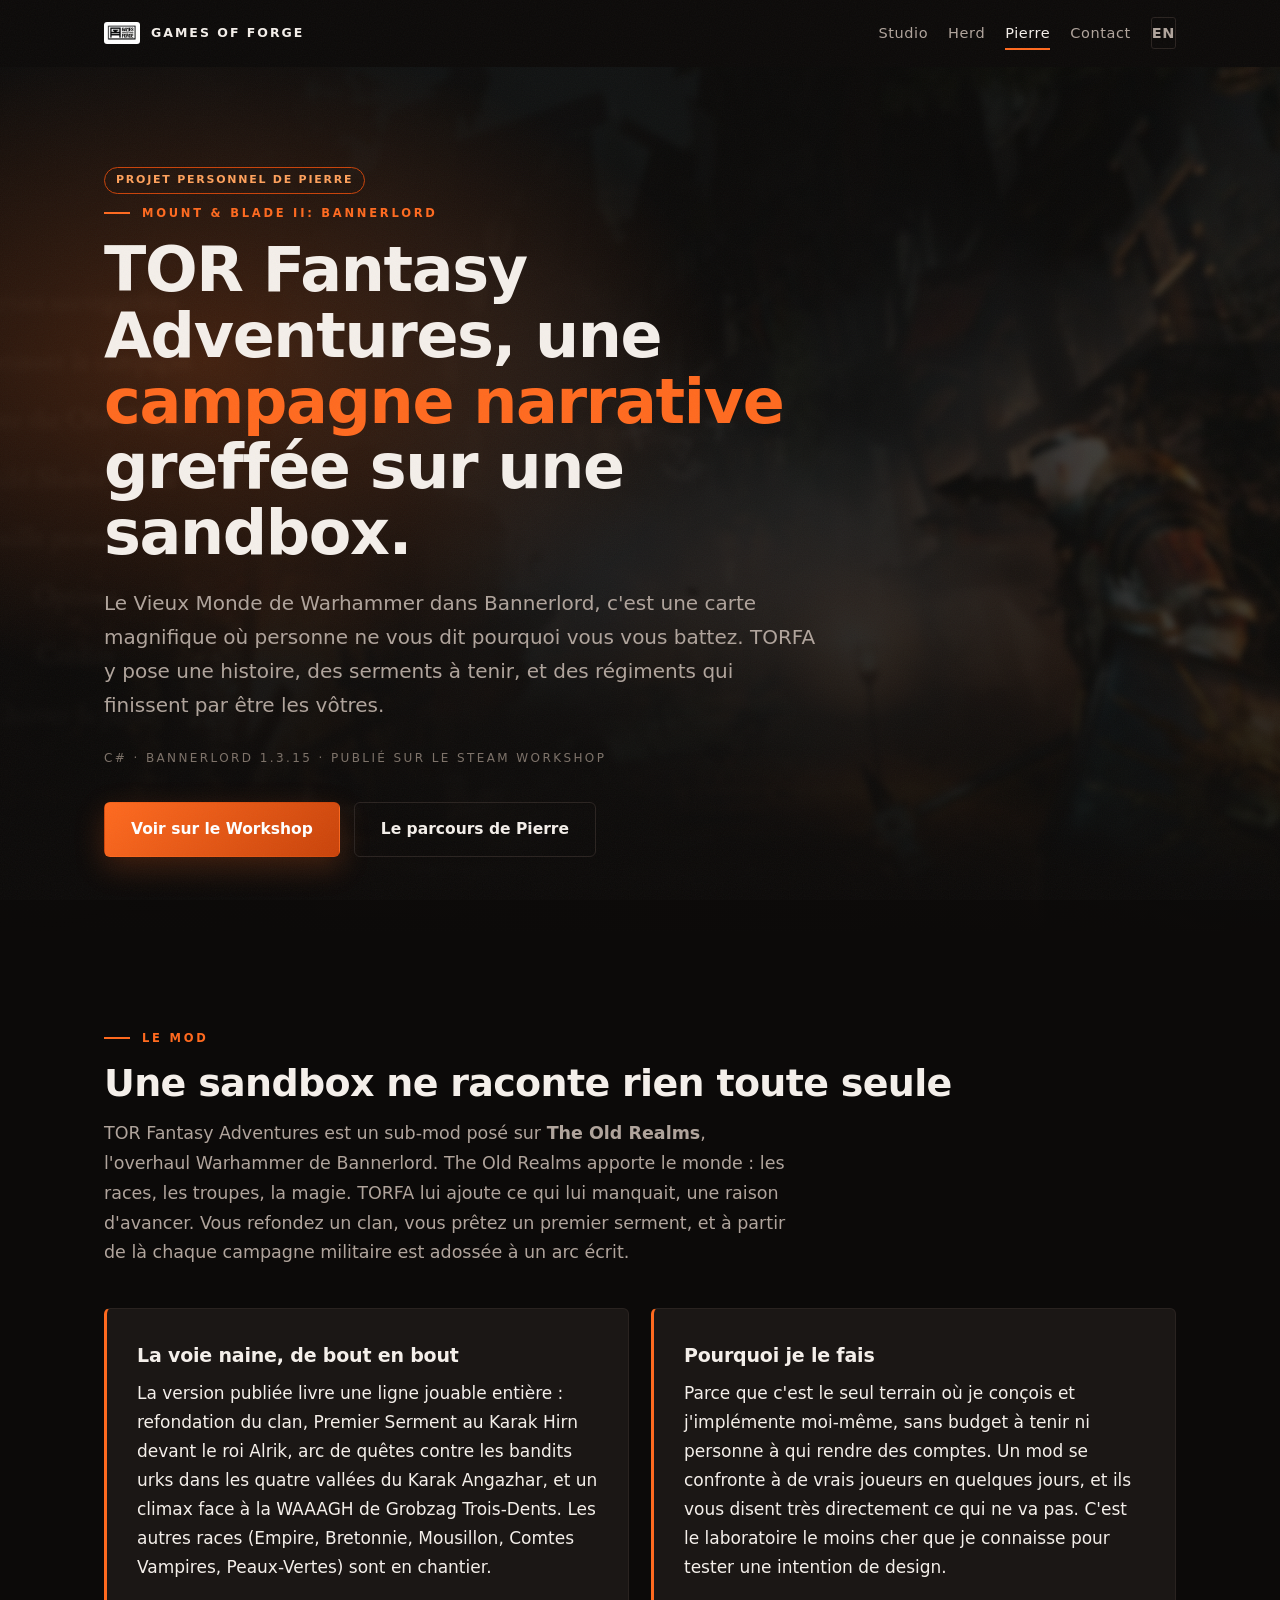
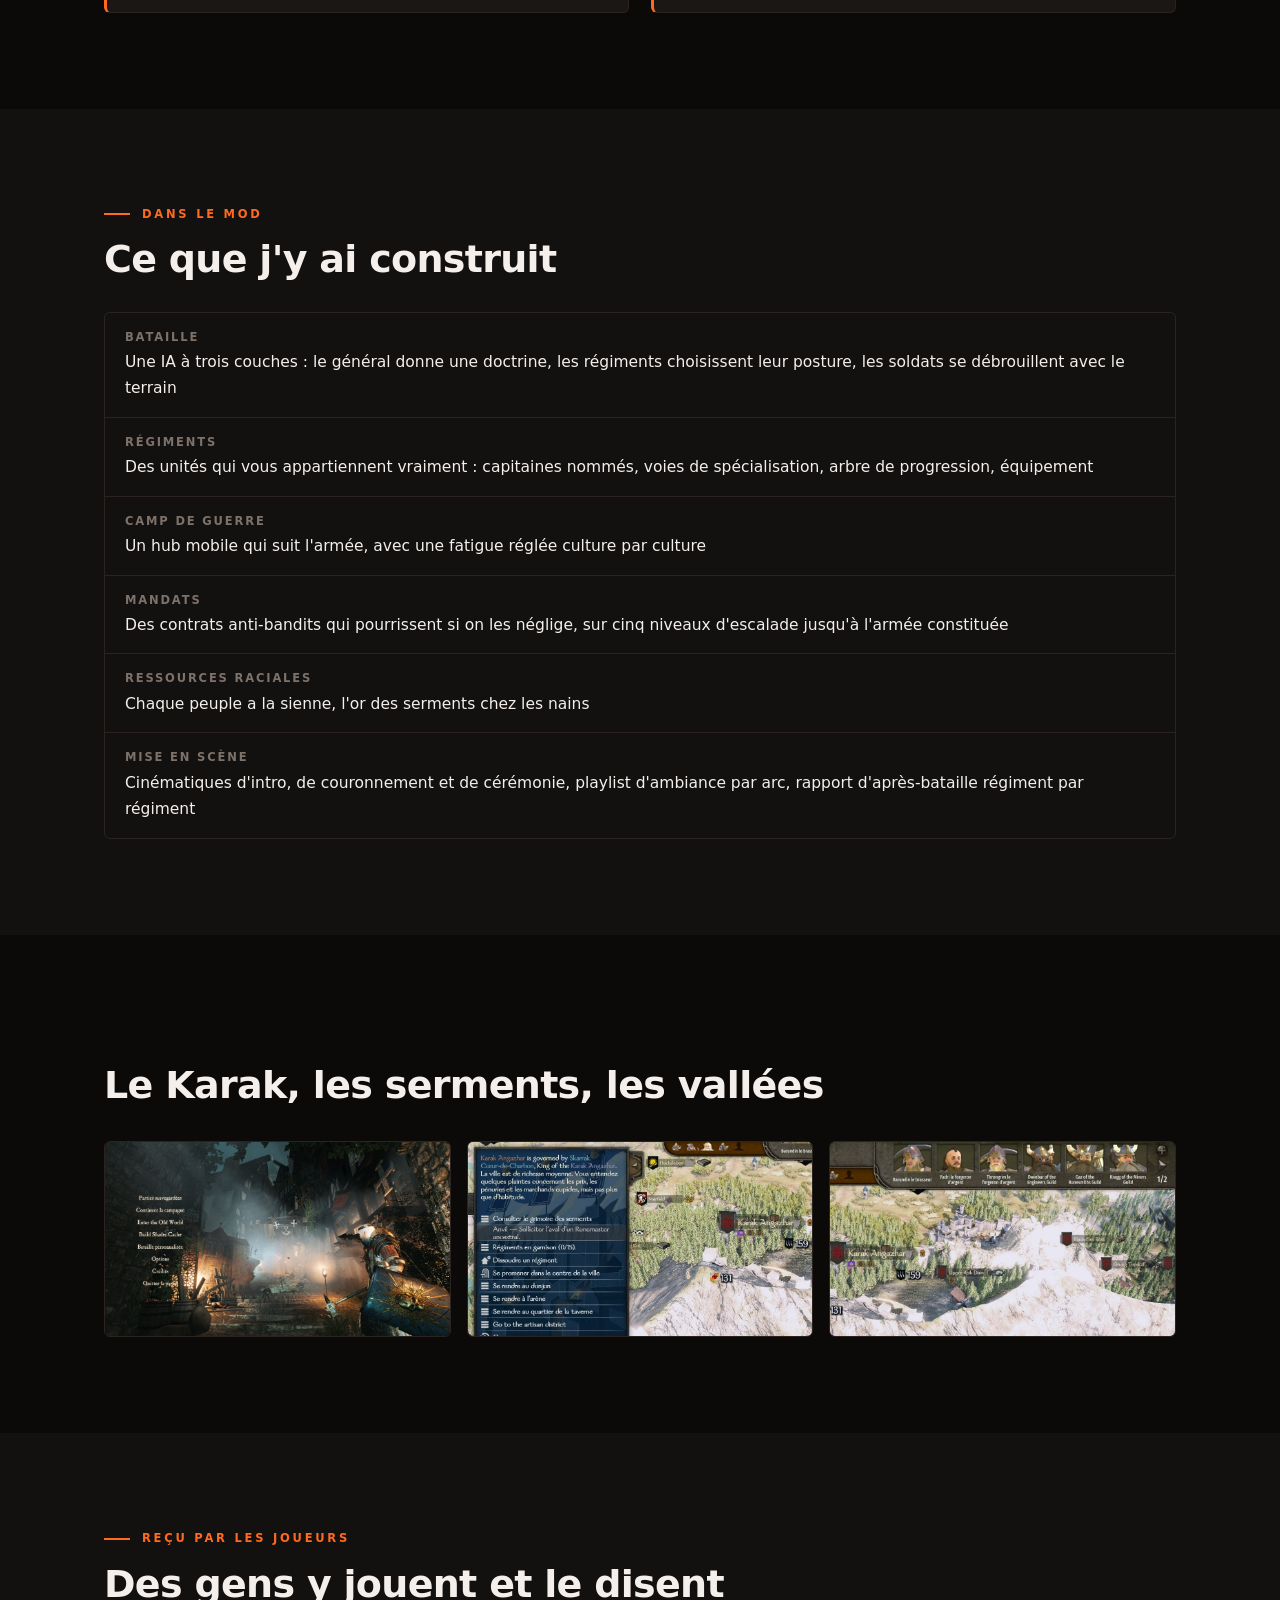
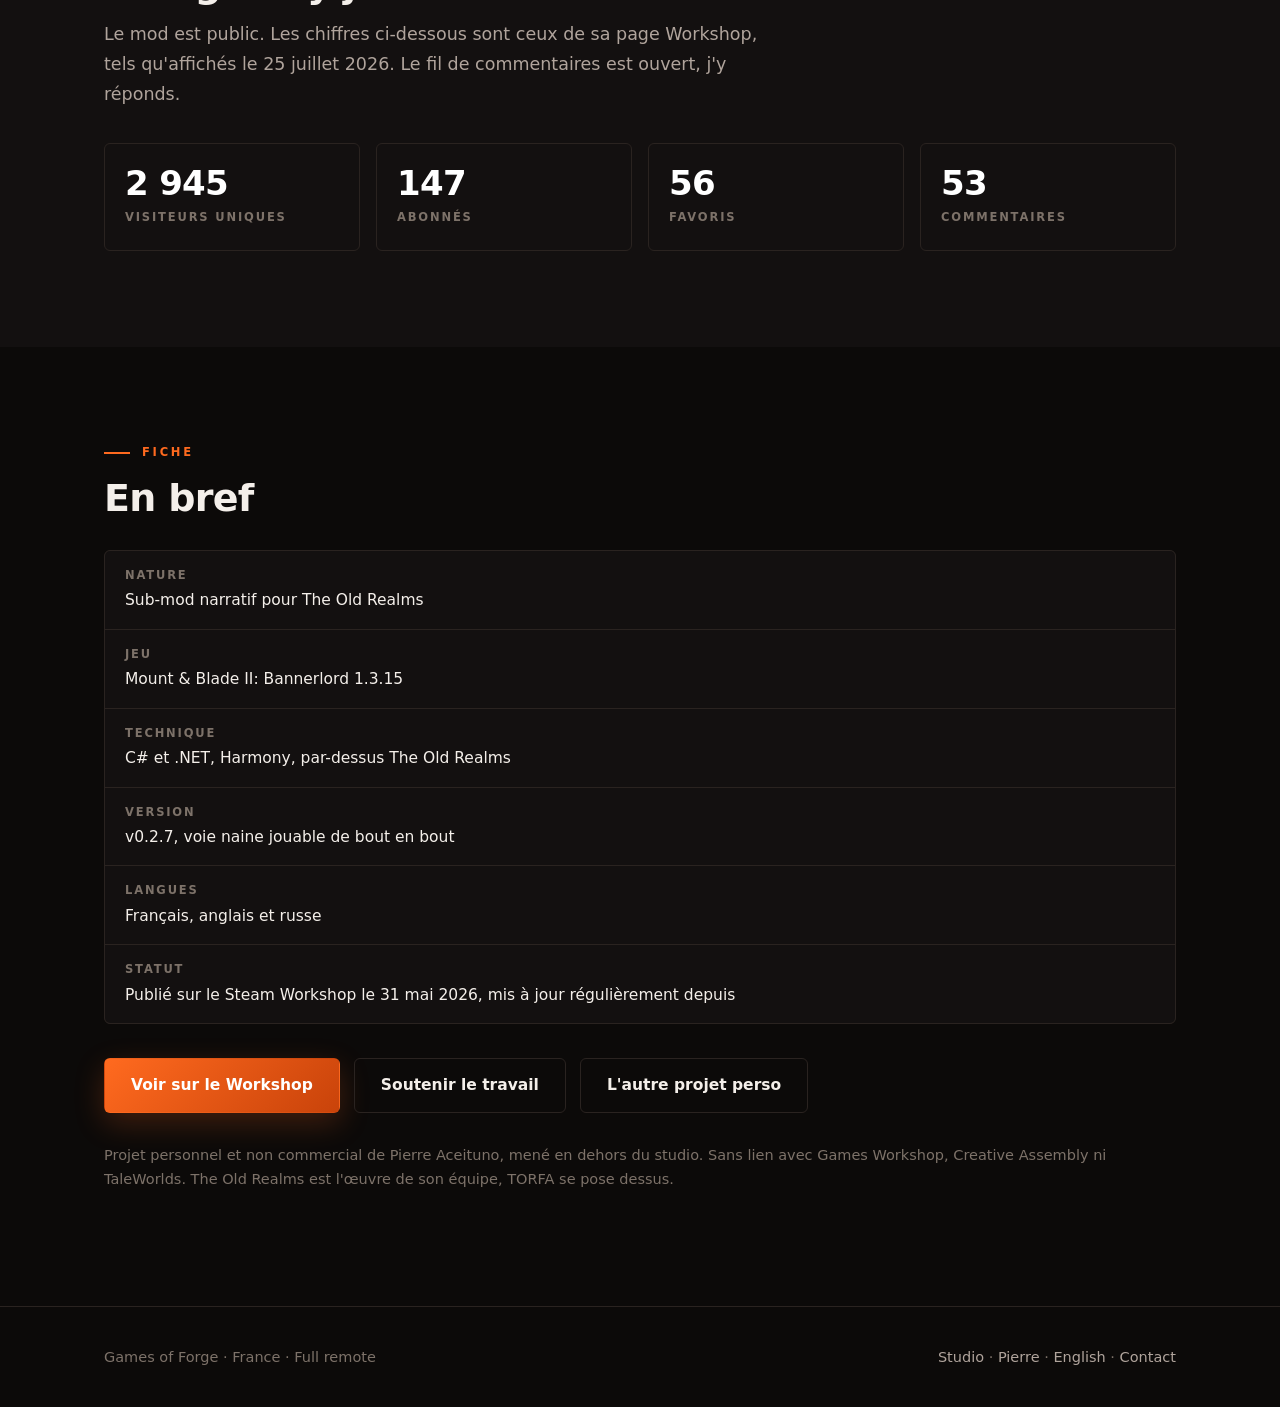
<file: fr/torfa.html>
<!doctype html>
<html lang="fr">
<head>
<meta charset="utf-8">
<meta name="viewport" content="width=device-width, initial-scale=1">
<script>document.documentElement.className+=' js';</script>
<title>TOR Fantasy Adventures, mod Bannerlord : projet personnel de Pierre Aceituno</title>
<meta name="description" content="TOR Fantasy Adventures, sub-mod narratif pour The Old Realms sur Mount & Blade II: Bannerlord. Campagne naine jouable de bout en bout, régiments personnalisables, IA de bataille à trois couches. Projet personnel de Pierre Aceituno, publié sur le Steam Workshop.">
<meta property="og:type" content="website">
<meta property="og:locale" content="fr_FR">
<meta property="og:title" content="TOR Fantasy Adventures, mod Bannerlord">
<meta property="og:description" content="Une campagne narrative greffée sur la sandbox Warhammer de Bannerlord. Projet personnel de Pierre Aceituno, publié sur le Steam Workshop.">
<meta property="og:image" content="https://games-of-forge.github.io/assets/og.png">
<meta name="twitter:card" content="summary_large_image">
<link rel="alternate" hreflang="fr" href="https://games-of-forge.github.io/fr/torfa.html">
<link rel="alternate" hreflang="en" href="https://games-of-forge.github.io/torfa.html">
<link rel="icon" href="../assets/gof-icon.png">
<link rel="stylesheet" href="../style.css">
</head>
<body>

<nav class="nav">
  <div class="wrap">
    <a class="marque" href="index.html"><img src="../assets/gof-logo.png" alt="Games of Forge"> Games of Forge</a>
    <div class="liens">
      <a href="index.html">Studio</a>
      <a href="herd.html">Herd</a>
      <a href="pierre.html" class="actif">Pierre</a>
      <a href="index.html#contact">Contact</a>
      <a class="langue" data-langue="en" href="../torfa.html" hreflang="en">EN</a>
    </div>
  </div>
</nav>

<header class="hero compact">
  <div class="hero-fond" style="background-image:url('../assets/torfa/hero.jpg')"></div>
  <div class="wrap">
    <span class="etiquette">Projet personnel de Pierre</span>
    <p class="surtitre">Mount &amp; Blade II: Bannerlord</p>
    <h1>TOR Fantasy Adventures, une <em>campagne narrative</em> greffée sur une sandbox.</h1>
    <p class="chapo">Le Vieux Monde de Warhammer dans Bannerlord, c'est une carte magnifique où personne ne vous dit pourquoi vous vous battez. TORFA y pose une histoire, des serments à tenir, et des régiments qui finissent par être les vôtres.</p>
    <p class="tampon">C# · Bannerlord 1.3.15 · Publié sur le Steam Workshop</p>
    <div class="actions">
      <a class="bouton" href="https://steamcommunity.com/sharedfiles/filedetails/?id=3736591071" target="_blank" rel="noopener">Voir sur le Workshop</a>
      <a class="bouton creux" href="pierre.html">Le parcours de Pierre</a>
    </div>
  </div>
</header>

<section>
  <div class="wrap">
    <p class="surtitre apparait">Le mod</p>
    <h2 class="apparait">Une sandbox ne raconte rien toute seule</h2>
    <p class="intro apparait">TOR Fantasy Adventures est un sub-mod posé sur <b>The Old Realms</b>, l'overhaul Warhammer de Bannerlord. The Old Realms apporte le monde : les races, les troupes, la magie. TORFA lui ajoute ce qui lui manquait, une raison d'avancer. Vous refondez un clan, vous prêtez un premier serment, et à partir de là chaque campagne militaire est adossée à un arc écrit.</p>

    <div class="grille c2">
      <div class="bloc apparait">
        <h3>La voie naine, de bout en bout</h3>
        <p style="margin-bottom:0">La version publiée livre une ligne jouable entière : refondation du clan, Premier Serment au Karak Hirn devant le roi Alrik, arc de quêtes contre les bandits urks dans les quatre vallées du Karak Angazhar, et un climax face à la WAAAGH de Grobzag Trois-Dents. Les autres races (Empire, Bretonnie, Mousillon, Comtes Vampires, Peaux-Vertes) sont en chantier.</p>
      </div>
      <div class="bloc apparait" data-delai="120">
        <h3>Pourquoi je le fais</h3>
        <p style="margin-bottom:0">Parce que c'est le seul terrain où je conçois et j'implémente moi-même, sans budget à tenir ni personne à qui rendre des comptes. Un mod se confronte à de vrais joueurs en quelques jours, et ils vous disent très directement ce qui ne va pas. C'est le laboratoire le moins cher que je connaisse pour tester une intention de design.</p>
      </div>
    </div>
  </div>
</section>

<section class="teinte">
  <div class="wrap">
    <p class="surtitre apparait">Dans le mod</p>
    <h2 class="apparait">Ce que j'y ai construit</h2>
    <ul class="faits apparait" style="margin-top:30px">
      <li><b>Bataille</b> Une IA à trois couches : le général donne une doctrine, les régiments choisissent leur posture, les soldats se débrouillent avec le terrain</li>
      <li><b>Régiments</b> Des unités qui vous appartiennent vraiment : capitaines nommés, voies de spécialisation, arbre de progression, équipement</li>
      <li><b>Camp de guerre</b> Un hub mobile qui suit l'armée, avec une fatigue réglée culture par culture</li>
      <li><b>Mandats</b> Des contrats anti-bandits qui pourrissent si on les néglige, sur cinq niveaux d'escalade jusqu'à l'armée constituée</li>
      <li><b>Ressources raciales</b> Chaque peuple a la sienne, l'or des serments chez les nains</li>
      <li><b>Mise en scène</b> Cinématiques d'intro, de couronnement et de cérémonie, playlist d'ambiance par arc, rapport d'après-bataille régiment par régiment</li>
    </ul>
  </div>
</section>

<section>
  <div class="wrap">
    <p class="surtitre apparait">En jeu</p>
    <h2 class="apparait">Le Karak, les serments, les vallées</h2>
    <div class="galerie" style="margin-top:34px">
      <a class="apparait" href="https://steamcommunity.com/sharedfiles/filedetails/?id=3736591071" target="_blank" rel="noopener"><img src="../assets/torfa/capture-1.jpg" alt="Entrée dans le Vieux Monde" loading="lazy"></a>
      <a class="apparait" data-delai="90" href="https://steamcommunity.com/sharedfiles/filedetails/?id=3736591071" target="_blank" rel="noopener"><img src="../assets/torfa/capture-2.jpg" alt="Le grimoire des serments au Karak Angazhar" loading="lazy"></a>
      <a class="apparait" data-delai="180" href="https://steamcommunity.com/sharedfiles/filedetails/?id=3736591071" target="_blank" rel="noopener"><img src="../assets/torfa/capture-3.jpg" alt="Les vallées du Karak Angazhar" loading="lazy"></a>
    </div>
  </div>
</section>

<section class="teinte">
  <div class="wrap">
    <p class="surtitre apparait">Reçu par les joueurs</p>
    <h2 class="apparait">Des gens y jouent et le disent</h2>
    <p class="intro apparait" style="margin-bottom:0">Le mod est public. Les chiffres ci-dessous sont ceux de sa page Workshop, tels qu'affichés le 25 juillet 2026. Le fil de commentaires est ouvert, j'y réponds.</p>
    <ul class="chiffres apparait">
      <li><b>2 945</b><span>Visiteurs uniques</span></li>
      <li><b>147</b><span>Abonnés</span></li>
      <li><b>56</b><span>Favoris</span></li>
      <li><b>53</b><span>Commentaires</span></li>
    </ul>
  </div>
</section>

<section>
  <div class="wrap">
    <p class="surtitre apparait">Fiche</p>
    <h2 class="apparait">En bref</h2>
    <ul class="faits apparait" style="margin-top:30px">
      <li><b>Nature</b> Sub-mod narratif pour The Old Realms</li>
      <li><b>Jeu</b> Mount &amp; Blade II: Bannerlord 1.3.15</li>
      <li><b>Technique</b> C# et .NET, Harmony, par-dessus The Old Realms</li>
      <li><b>Version</b> v0.2.7, voie naine jouable de bout en bout</li>
      <li><b>Langues</b> Français, anglais et russe</li>
      <li><b>Statut</b> Publié sur le Steam Workshop le 31 mai 2026, mis à jour régulièrement depuis</li>
    </ul>
    <div class="actions">
      <a class="bouton" href="https://steamcommunity.com/sharedfiles/filedetails/?id=3736591071" target="_blank" rel="noopener">Voir sur le Workshop</a>
      <a class="bouton creux" href="https://www.patreon.com/PierreACEITUNO" target="_blank" rel="noopener">Soutenir le travail</a>
      <a class="bouton creux" href="whtw.html">L'autre projet perso</a>
    </div>
    <p class="note apparait" style="margin-top:30px">Projet personnel et non commercial de Pierre Aceituno, mené en dehors du studio. Sans lien avec Games Workshop, Creative Assembly ni TaleWorlds. The Old Realms est l'œuvre de son équipe, TORFA se pose dessus.</p>
  </div>
</section>

<footer>
  <div class="wrap">
    <div>Games of Forge · France · Full remote</div>
    <div><a href="index.html">Studio</a> · <a href="pierre.html">Pierre</a> · <a data-langue="en" href="../torfa.html">English</a> · <a href="mailto:pierre.aceituno@gmail.com">Contact</a></div>
  </div>
</footer>

<script src="../site.js"></script>
</body>
</html>
</file>
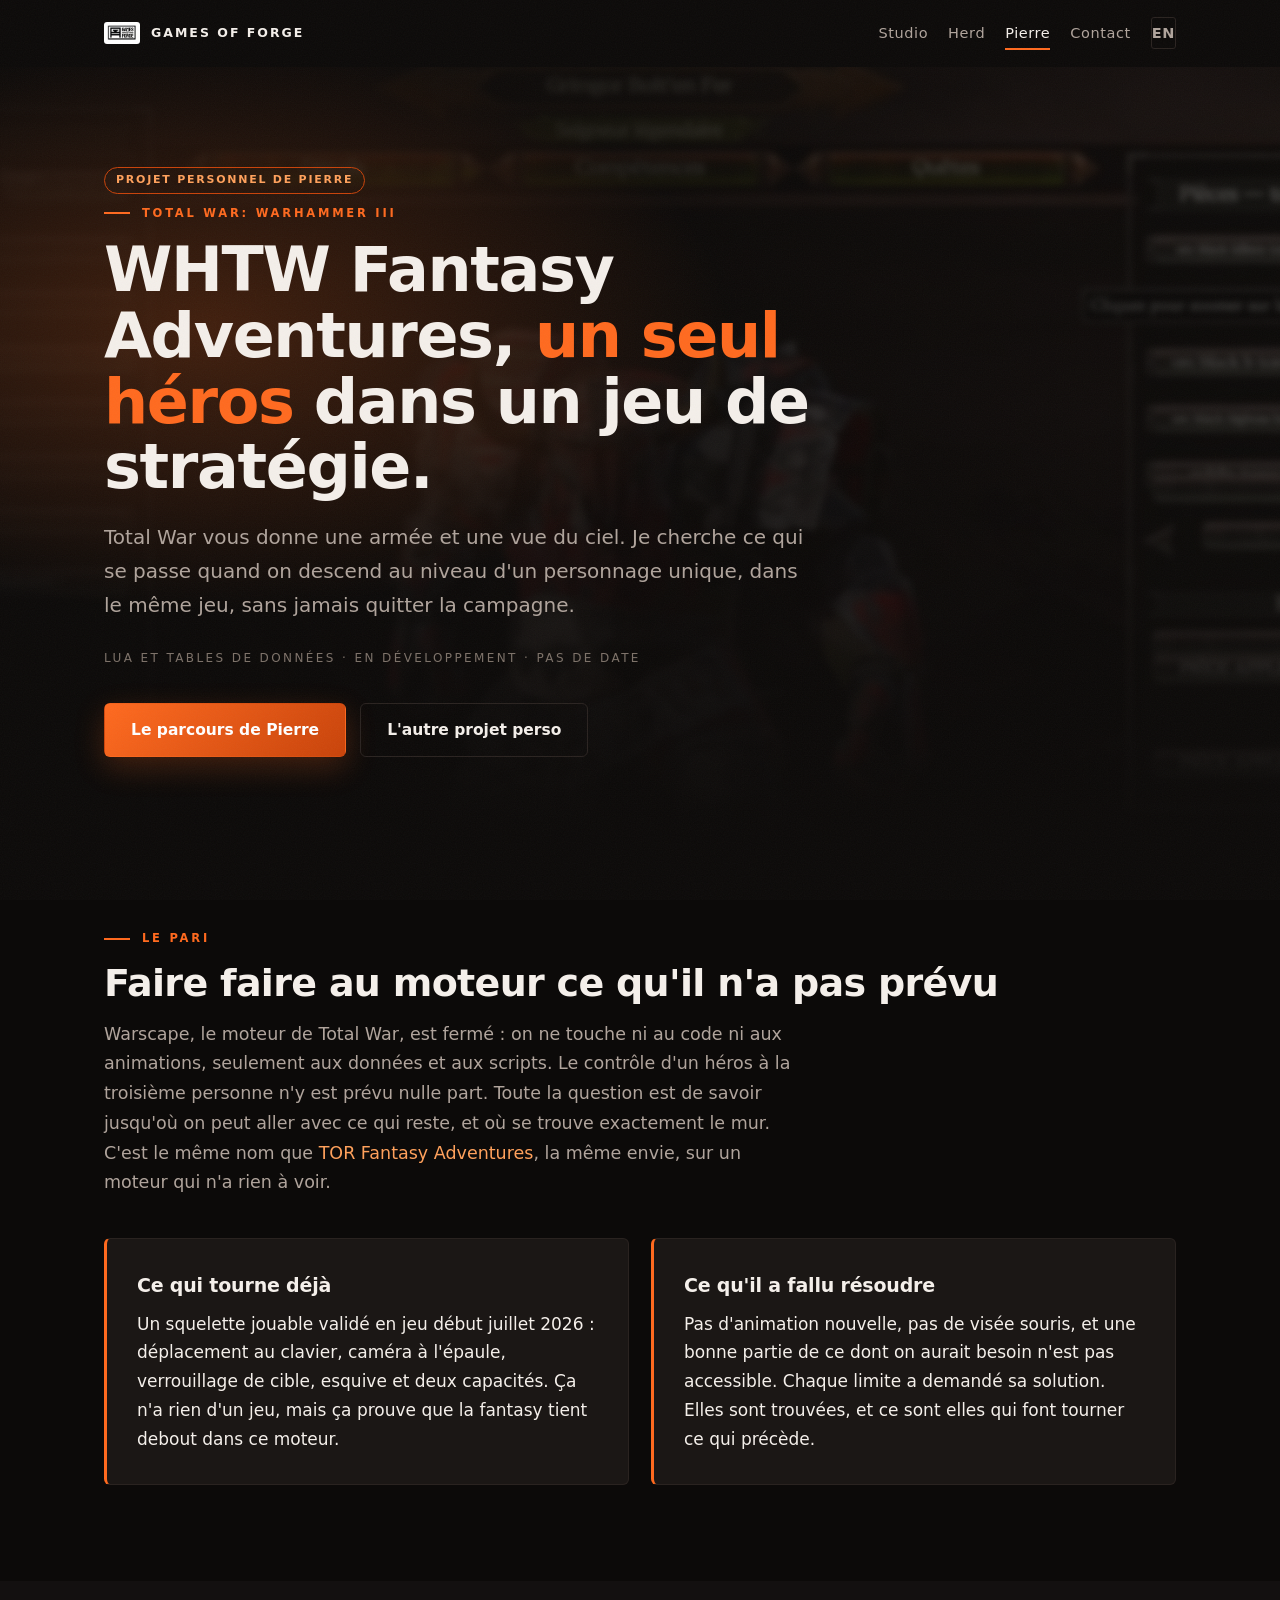
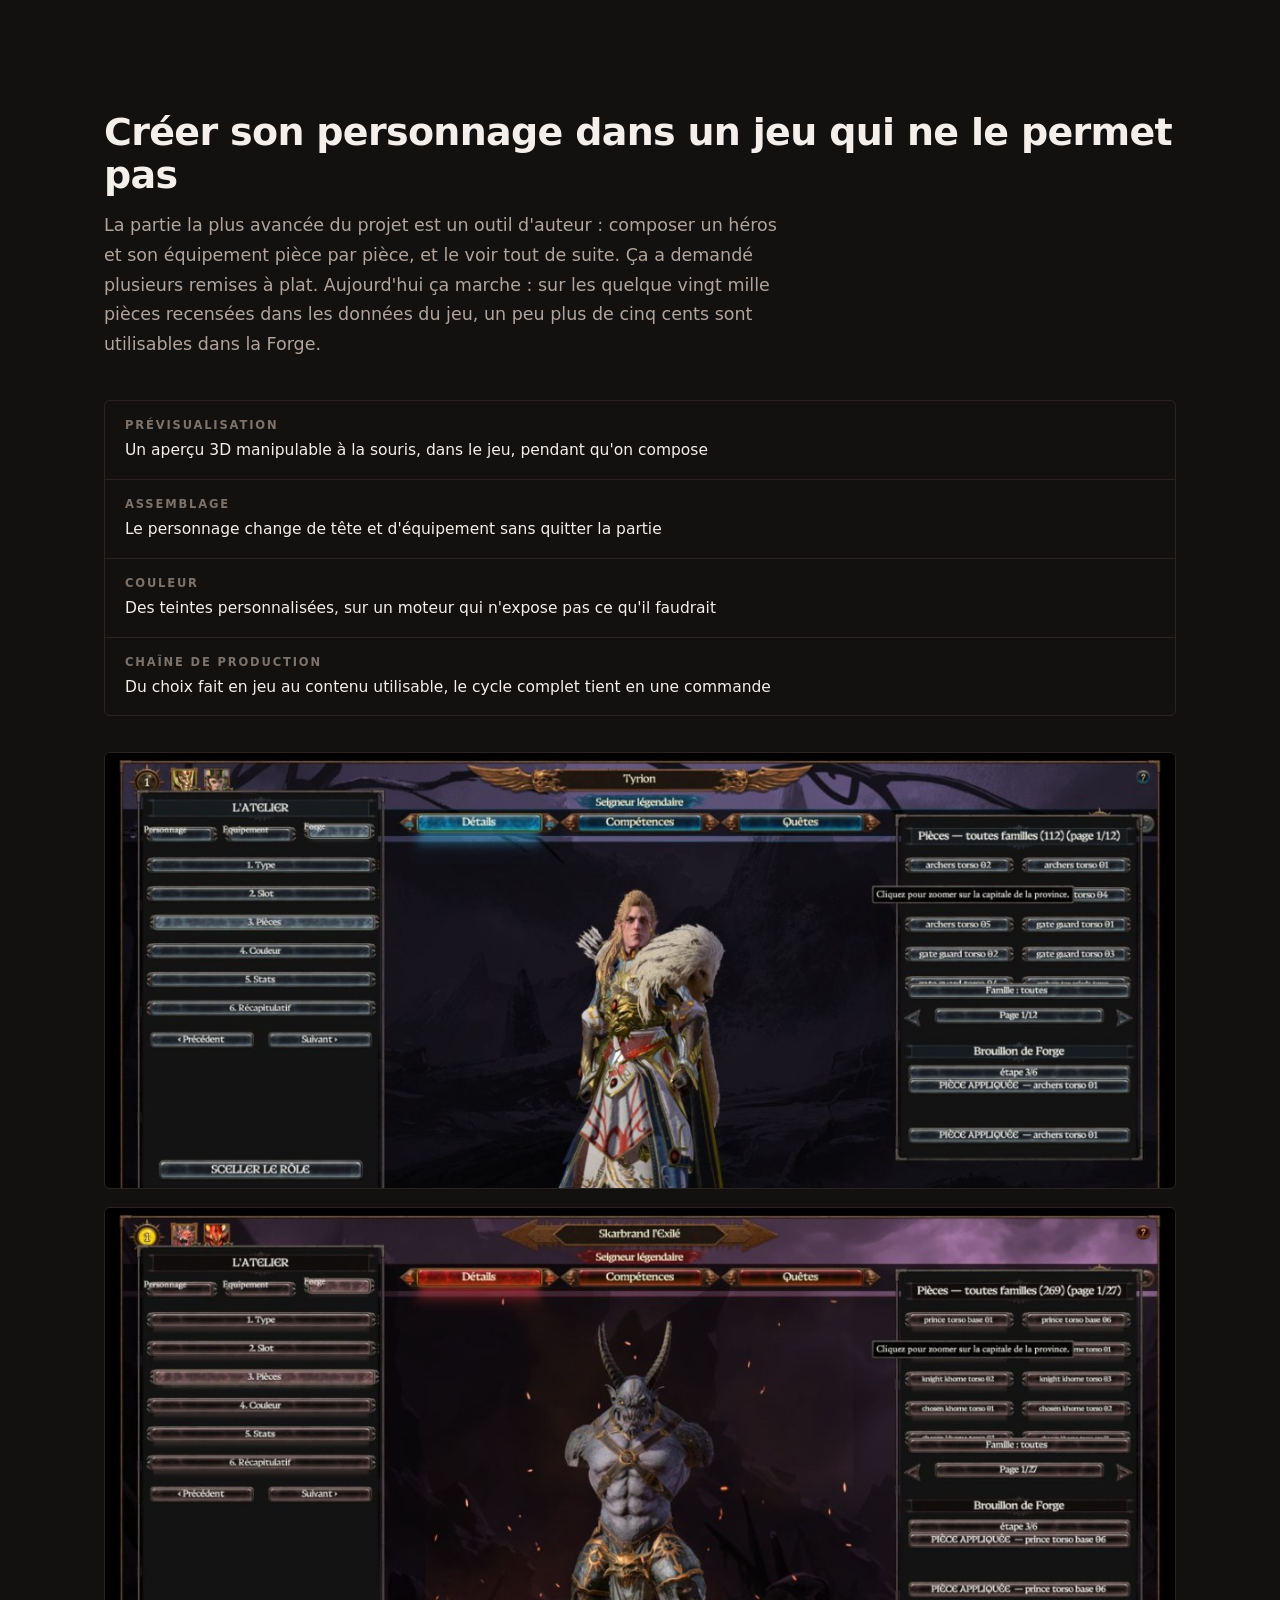
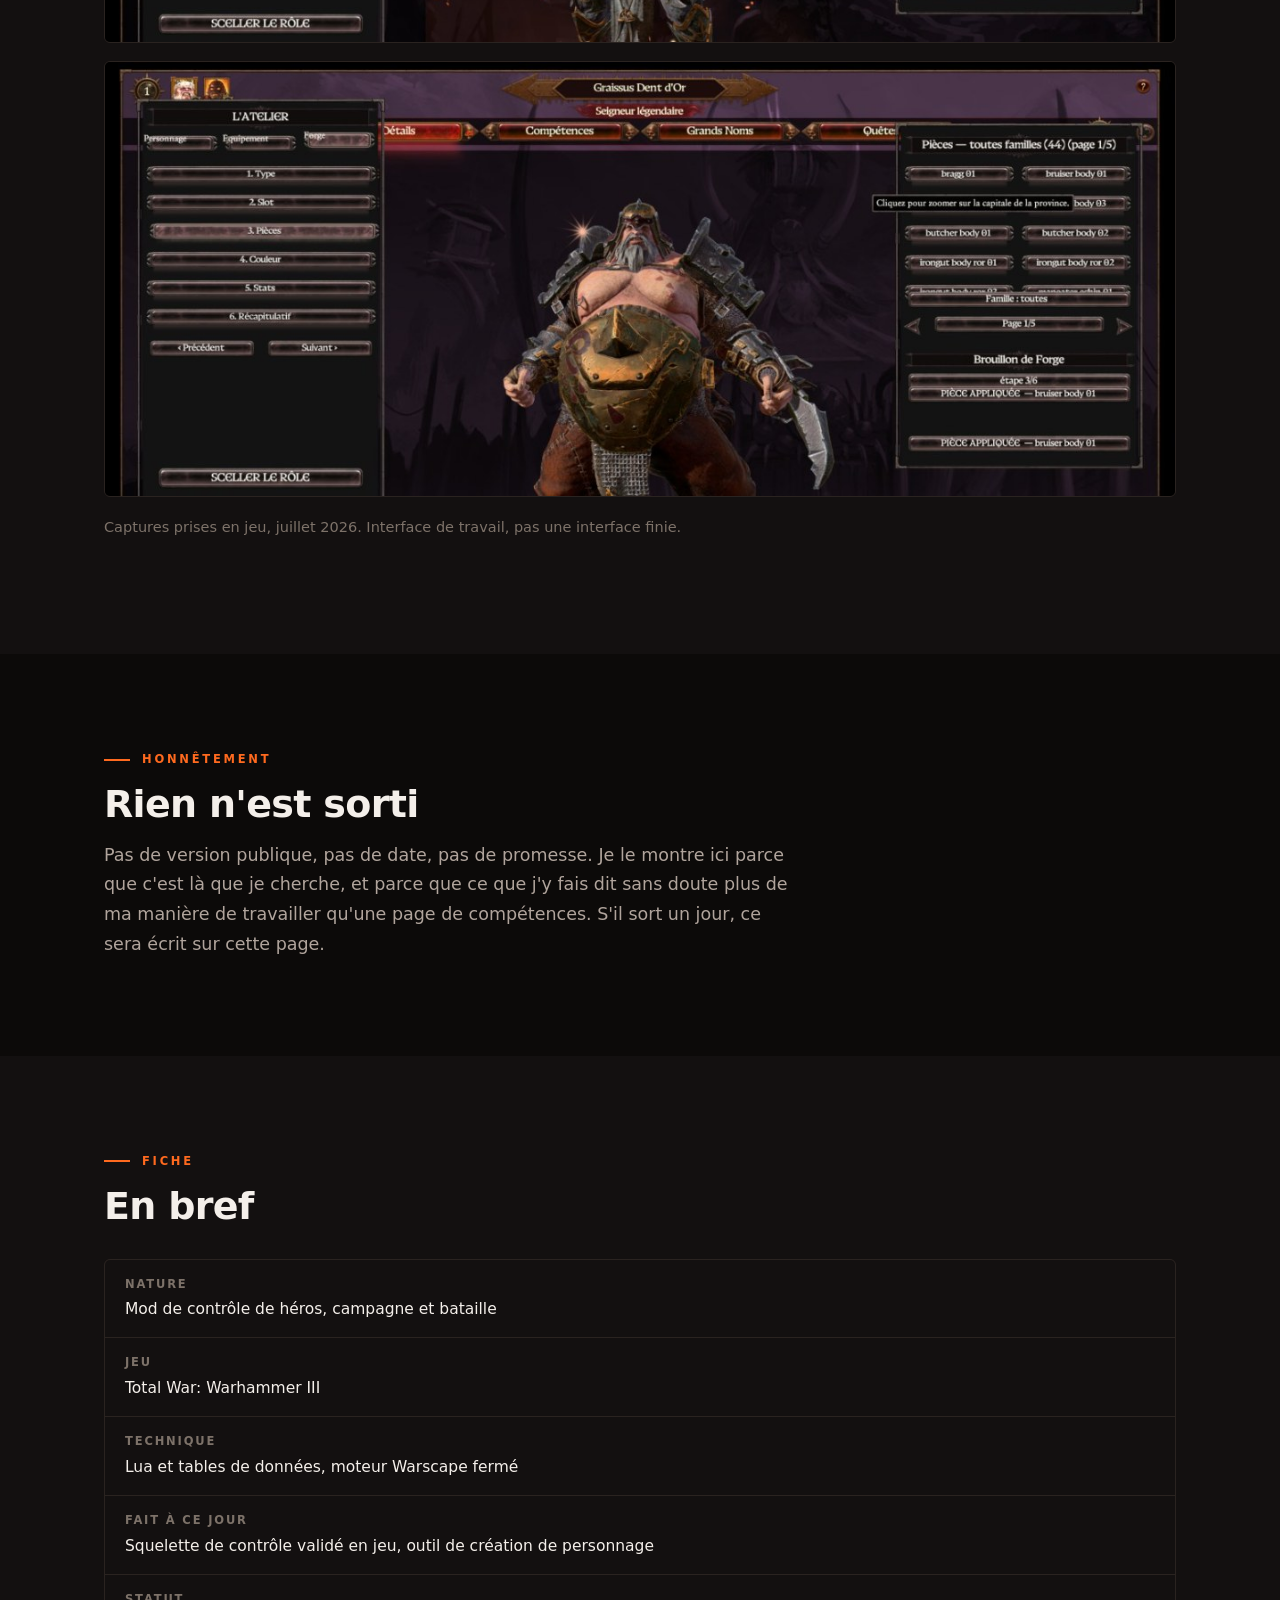
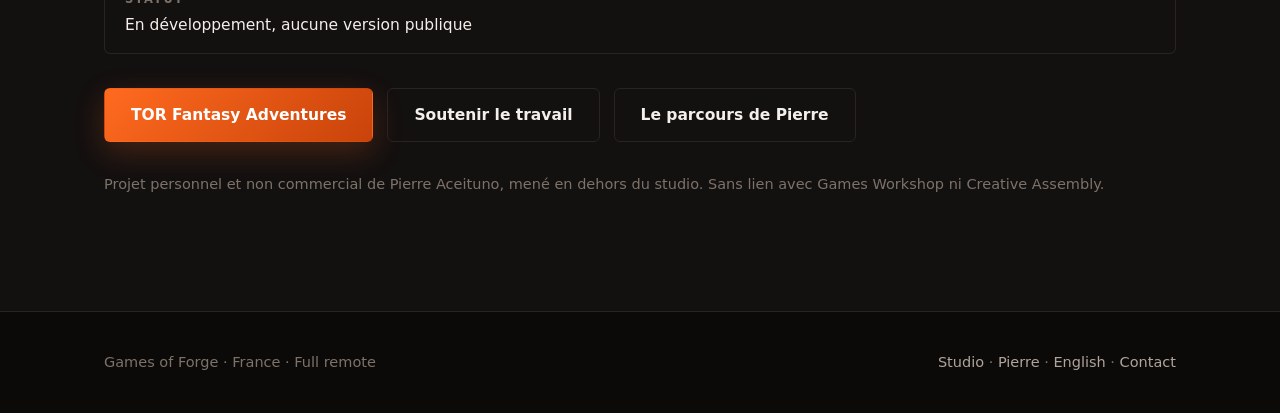
<file: fr/whtw.html>
<!doctype html>
<html lang="fr">
<head>
<meta charset="utf-8">
<meta name="viewport" content="width=device-width, initial-scale=1">
<script>document.documentElement.className+=' js';</script>
<title>WHTW Fantasy Adventures, mod Total War: Warhammer III : projet personnel de Pierre Aceituno</title>
<meta name="description" content="WHTW Fantasy Adventures, mod de contrôle de héros pour Total War: Warhammer III. Caméra à la troisième personne, combat au corps à corps et outil de création de personnage, en Lua sur un moteur fermé. Projet personnel de Pierre Aceituno, en développement.">
<meta property="og:type" content="website">
<meta property="og:locale" content="fr_FR">
<meta property="og:title" content="WHTW Fantasy Adventures, mod Total War: Warhammer III">
<meta property="og:description" content="Descendre au niveau d'un seul héros dans un jeu de stratégie. Projet personnel de Pierre Aceituno, en développement.">
<meta property="og:image" content="https://games-of-forge.github.io/assets/og.png">
<meta name="twitter:card" content="summary_large_image">
<link rel="alternate" hreflang="fr" href="https://games-of-forge.github.io/fr/whtw.html">
<link rel="alternate" hreflang="en" href="https://games-of-forge.github.io/whtw.html">
<link rel="icon" href="../assets/gof-icon.png">
<link rel="stylesheet" href="../style.css">
</head>
<body>

<nav class="nav">
  <div class="wrap">
    <a class="marque" href="index.html"><img src="../assets/gof-logo.png" alt="Games of Forge"> Games of Forge</a>
    <div class="liens">
      <a href="index.html">Studio</a>
      <a href="herd.html">Herd</a>
      <a href="pierre.html" class="actif">Pierre</a>
      <a href="index.html#contact">Contact</a>
      <a class="langue" data-langue="en" href="../whtw.html" hreflang="en">EN</a>
    </div>
  </div>
</nav>

<header class="hero compact">
  <div class="hero-fond" style="background-image:url('../assets/whtw/atelier-orque.jpg')"></div>
  <div class="wrap">
    <span class="etiquette">Projet personnel de Pierre</span>
    <p class="surtitre">Total War: Warhammer III</p>
    <h1>WHTW Fantasy Adventures, <em>un seul héros</em> dans un jeu de stratégie.</h1>
    <p class="chapo">Total War vous donne une armée et une vue du ciel. Je cherche ce qui se passe quand on descend au niveau d'un personnage unique, dans le même jeu, sans jamais quitter la campagne.</p>
    <p class="tampon">Lua et tables de données · En développement · Pas de date</p>
    <div class="actions">
      <a class="bouton" href="pierre.html">Le parcours de Pierre</a>
      <a class="bouton creux" href="torfa.html">L'autre projet perso</a>
    </div>
  </div>
</header>

<section>
  <div class="wrap">
    <p class="surtitre apparait">Le pari</p>
    <h2 class="apparait">Faire faire au moteur ce qu'il n'a pas prévu</h2>
    <p class="intro apparait">Warscape, le moteur de Total War, est fermé : on ne touche ni au code ni aux animations, seulement aux données et aux scripts. Le contrôle d'un héros à la troisième personne n'y est prévu nulle part. Toute la question est de savoir jusqu'où on peut aller avec ce qui reste, et où se trouve exactement le mur. C'est le même nom que <a href="torfa.html">TOR Fantasy Adventures</a>, la même envie, sur un moteur qui n'a rien à voir.</p>

    <div class="grille c2">
      <div class="bloc apparait">
        <h3>Ce qui tourne déjà</h3>
        <p style="margin-bottom:0">Un squelette jouable validé en jeu début juillet 2026 : déplacement au clavier, caméra à l'épaule, verrouillage de cible, esquive et deux capacités. Ça n'a rien d'un jeu, mais ça prouve que la fantasy tient debout dans ce moteur.</p>
      </div>
      <div class="bloc apparait" data-delai="120">
        <h3>Ce qu'il a fallu résoudre</h3>
        <p style="margin-bottom:0">Pas d'animation nouvelle, pas de visée souris, et une bonne partie de ce dont on aurait besoin n'est pas accessible. Chaque limite a demandé sa solution. Elles sont trouvées, et ce sont elles qui font tourner ce qui précède.</p>
      </div>
    </div>
  </div>
</section>

<section class="teinte">
  <div class="wrap">
    <p class="surtitre apparait">L'Atelier</p>
    <h2 class="apparait">Créer son personnage dans un jeu qui ne le permet pas</h2>
    <p class="intro apparait">La partie la plus avancée du projet est un outil d'auteur : composer un héros et son équipement pièce par pièce, et le voir tout de suite. Ça a demandé plusieurs remises à plat. Aujourd'hui ça marche : sur les quelque vingt mille pièces recensées dans les données du jeu, un peu plus de cinq cents sont utilisables dans la Forge.</p>
    <ul class="faits apparait" style="margin-top:30px">
      <li><b>Prévisualisation</b> Un aperçu 3D manipulable à la souris, dans le jeu, pendant qu'on compose</li>
      <li><b>Assemblage</b> Le personnage change de tête et d'équipement sans quitter la partie</li>
      <li><b>Couleur</b> Des teintes personnalisées, sur un moteur qui n'expose pas ce qu'il faudrait</li>
      <li><b>Chaîne de production</b> Du choix fait en jeu au contenu utilisable, le cycle complet tient en une commande</li>
    </ul>

    <div class="captures" style="margin-top:36px">
      <img class="apparait" src="../assets/whtw/atelier-hef.jpg" alt="L'Atelier ouvert sur un seigneur haut-elfe, panneau de composition a gauche, catalogue de pieces a droite" loading="lazy">
      <img class="apparait" data-delai="90" src="../assets/whtw/atelier-khorne.jpg" alt="L'Atelier ouvert sur un champion de Khorne" loading="lazy">
      <img class="apparait" data-delai="180" src="../assets/whtw/atelier-ogre.jpg" alt="L'Atelier ouvert sur un tyran ogre" loading="lazy">
    </div>
    <p class="note apparait" style="margin-top:18px">Captures prises en jeu, juillet 2026. Interface de travail, pas une interface finie.</p>
  </div>
</section>

<section>
  <div class="wrap">
    <p class="surtitre apparait">Honnêtement</p>
    <h2 class="apparait">Rien n'est sorti</h2>
    <p class="intro apparait" style="margin-bottom:0">Pas de version publique, pas de date, pas de promesse. Je le montre ici parce que c'est là que je cherche, et parce que ce que j'y fais dit sans doute plus de ma manière de travailler qu'une page de compétences. S'il sort un jour, ce sera écrit sur cette page.</p>
  </div>
</section>

<section class="teinte">
  <div class="wrap">
    <p class="surtitre apparait">Fiche</p>
    <h2 class="apparait">En bref</h2>
    <ul class="faits apparait" style="margin-top:30px">
      <li><b>Nature</b> Mod de contrôle de héros, campagne et bataille</li>
      <li><b>Jeu</b> Total War: Warhammer III</li>
      <li><b>Technique</b> Lua et tables de données, moteur Warscape fermé</li>
      <li><b>Fait à ce jour</b> Squelette de contrôle validé en jeu, outil de création de personnage</li>
      <li><b>Statut</b> En développement, aucune version publique</li>
    </ul>
    <div class="actions">
      <a class="bouton" href="torfa.html">TOR Fantasy Adventures</a>
      <a class="bouton creux" href="https://www.patreon.com/PierreACEITUNO" target="_blank" rel="noopener">Soutenir le travail</a>
      <a class="bouton creux" href="pierre.html">Le parcours de Pierre</a>
    </div>
    <p class="note apparait" style="margin-top:30px">Projet personnel et non commercial de Pierre Aceituno, mené en dehors du studio. Sans lien avec Games Workshop ni Creative Assembly.</p>
  </div>
</section>

<footer>
  <div class="wrap">
    <div>Games of Forge · France · Full remote</div>
    <div><a href="index.html">Studio</a> · <a href="pierre.html">Pierre</a> · <a data-langue="en" href="../whtw.html">English</a> · <a href="mailto:pierre.aceituno@gmail.com">Contact</a></div>
  </div>
</footer>

<script src="../site.js"></script>
</body>
</html>
</file>
<file: style.css>
/* Games of Forge : feuille de style unique.
   Ecrin sombre, accents de forge, les visuels de jeu eclatent dedans comme des fenetres. */

:root {
  --noir: #0c0a09;
  --noir-2: #131010;
  --noir-3: #1b1715;
  --trait: #2a2320;
  --texte: #f4efea;
  --texte-doux: #b0a49c;
  --texte-faible: #7d7269;
  --forge: #ff6a1f;
  --forge-clair: #ffa15c;
  --forge-sombre: #c9430a;
  --max: 1120px;
  --rayon: 6px;
}

* { box-sizing: border-box; }

html { scroll-behavior: smooth; }

body {
  margin: 0;
  background: var(--noir);
  color: var(--texte);
  font-family: "Segoe UI", Inter, system-ui, -apple-system, Helvetica, Arial, sans-serif;
  font-size: 17px;
  line-height: 1.7;
  -webkit-text-size-adjust: 100%;
  -webkit-font-smoothing: antialiased;
  overflow-x: hidden;
}

img { max-width: 100%; height: auto; display: block; }
a { color: var(--forge-clair); text-decoration: none; }
a:hover { color: var(--forge); }

.wrap { max-width: var(--max); margin: 0 auto; padding: 0 24px; }

/* ---------- grain sur toute la page ---------- */
body::after {
  content: ""; position: fixed; inset: 0; z-index: 9999; pointer-events: none; opacity: .04;
  background-image: url("data:image/svg+xml,%3Csvg xmlns='http://www.w3.org/2000/svg' width='160' height='160'%3E%3Cfilter id='n'%3E%3CfeTurbulence type='fractalNoise' baseFrequency='.85' numOctaves='3'/%3E%3C/filter%3E%3Crect width='160' height='160' filter='url(%23n)'/%3E%3C/svg%3E");
}

/* ---------- navigation ---------- */
.nav {
  position: sticky; top: 0; z-index: 50;
  transition: background .35s ease, border-color .35s ease, backdrop-filter .35s ease;
  border-bottom: 1px solid transparent;
}
.nav.dense {
  background: rgba(12, 10, 9, .82);
  backdrop-filter: blur(14px) saturate(140%);
  -webkit-backdrop-filter: blur(14px) saturate(140%);
  border-bottom-color: var(--trait);
}
.nav .wrap { display: flex; align-items: center; gap: 20px; min-height: 66px; flex-wrap: wrap; }
.marque {
  display: flex; align-items: center; gap: 11px; color: var(--texte);
  font-weight: 800; letter-spacing: .16em; text-transform: uppercase; font-size: 12.5px;
}
.marque img { width: 36px; background: #fff; padding: 3px; border-radius: 3px; }
.liens { display: flex; align-items: center; gap: 20px; margin-left: auto; flex-wrap: wrap; }
.liens a {
  color: var(--texte-doux); font-size: 14.5px; letter-spacing: .04em;
  position: relative; padding: 3px 0; transition: color .2s ease;
}
.liens a::after {
  content: ""; position: absolute; left: 0; right: 100%; bottom: -2px; height: 2px;
  background: var(--forge); transition: right .28s ease;
}
.liens a:hover { color: var(--texte); }
.liens a:hover::after, .liens a.actif::after { right: 0; }
.liens a.actif { color: var(--texte); }
.langue {
  border: 1px solid var(--trait); border-radius: 3px; padding: 4px 11px;
  font-size: 12px; letter-spacing: .12em; font-weight: 700; color: var(--texte-doux);
  transition: border-color .2s ease, color .2s ease;
}
.langue::after { display: none; }
.langue:hover { border-color: var(--forge); color: var(--texte); }

/* ---------- hero ---------- */
.hero { position: relative; overflow: hidden; padding: 130px 0 110px; isolation: isolate; }
.hero-fond {
  position: absolute; inset: 0; z-index: -2;
  background-size: cover; background-position: center;
  /* leger flou : l'image de jeu devient une matiere, on ne lit plus son interface */
  transform: scale(1.08); filter: saturate(1.08) contrast(1.02) blur(3px);
}
.hero::before {
  content: ""; position: absolute; inset: 0; z-index: -1;
  background:
    radial-gradient(64% 58% at 16% 34%, rgba(255, 106, 31, .22), transparent 64%),
    linear-gradient(100deg, rgba(12, 10, 9, .93) 0%, rgba(12, 10, 9, .82) 46%, rgba(12, 10, 9, .48) 100%),
    linear-gradient(180deg, rgba(12, 10, 9, .35) 0%, rgba(12, 10, 9, .55) 62%, var(--noir) 100%);
}
.hero.compact { padding: 96px 0 76px; }

.enseigne {
  width: 208px; background: #fff; padding: 11px; border-radius: 5px; margin-bottom: 30px;
  box-shadow: 0 24px 60px rgba(0, 0, 0, .55), 0 0 90px rgba(255, 106, 31, .18);
}
.hero h1 {
  font-size: clamp(34px, 6.6vw, 62px); line-height: 1.06; letter-spacing: -.022em;
  margin: 0 0 20px; font-weight: 800; max-width: 17ch;
}
.hero h1 em { font-style: normal; color: var(--forge); }
.chapo { font-size: clamp(16.5px, 2.4vw, 20px); color: var(--texte-doux); margin: 0 0 10px; max-width: 56ch; }
.tampon {
  margin: 26px 0 0; font-size: 12px; letter-spacing: .2em; text-transform: uppercase; color: var(--texte-faible);
}
.actions { margin-top: 34px; display: flex; gap: 14px; flex-wrap: wrap; }

/* bandeau de preuve dans le hero */
.preuve {
  margin-top: 40px; display: inline-flex; align-items: center; gap: 14px; flex-wrap: wrap;
  padding: 13px 18px; border: 1px solid var(--trait); border-radius: var(--rayon);
  background: rgba(19, 16, 16, .72); backdrop-filter: blur(6px);
}
.preuve img { width: 108px; border-radius: 3px; }
.preuve p { margin: 0; font-size: 14.5px; color: var(--texte-doux); max-width: 46ch; }
.preuve b { color: var(--texte); }
a.preuve { transition: transform .25s ease, border-color .25s ease, box-shadow .25s ease; }
a.preuve::after {
  content: "›"; margin-left: 2px; font-size: 26px; line-height: 1; color: var(--forge);
  transition: transform .25s ease; transform: translateX(0);
}
a.preuve:hover { transform: translateY(-3px); border-color: var(--forge); box-shadow: 0 18px 40px rgba(0, 0, 0, .5); }
a.preuve:hover::after { transform: translateX(4px); }

/* ---------- boutons ---------- */
.bouton {
  display: inline-flex; align-items: center; gap: 9px;
  font-weight: 650; font-size: 15.5px; padding: 13px 26px; border-radius: var(--rayon);
  border: 1px solid transparent; color: #fff;
  background: linear-gradient(135deg, var(--forge) 0%, var(--forge-sombre) 100%);
  box-shadow: 0 10px 30px rgba(255, 106, 31, .22);
  transition: transform .2s ease, box-shadow .25s ease, filter .2s ease;
}
.bouton:hover { color: #fff; transform: translateY(-2px); box-shadow: 0 16px 40px rgba(255, 106, 31, .34); filter: brightness(1.06); }
.bouton.creux {
  background: transparent; border-color: var(--trait); color: var(--texte); box-shadow: none;
}
.bouton.creux:hover { border-color: var(--forge); color: #fff; box-shadow: 0 12px 30px rgba(0, 0, 0, .4); }

/* ---------- sections ---------- */
section { padding: 96px 0; position: relative; }
section.serre { padding: 72px 0; }
section.teinte { background: var(--noir-2); }

.surtitre {
  font-size: 11.5px; letter-spacing: .24em; text-transform: uppercase; font-weight: 800;
  color: var(--forge); margin: 0 0 14px; display: flex; align-items: center; gap: 12px;
}
.surtitre::before { content: ""; width: 26px; height: 2px; background: var(--forge); display: block; }

h2 { font-size: clamp(25px, 3.9vw, 38px); line-height: 1.14; letter-spacing: -.018em; margin: 0 0 14px; font-weight: 800; }
h3 { font-size: 19px; margin: 0 0 8px; font-weight: 700; letter-spacing: -.01em; }
p { margin: 0 0 18px; }
.intro { color: var(--texte-doux); max-width: 62ch; font-size: 17.5px; margin-bottom: 40px; }
.note { font-size: 14.5px; color: var(--texte-faible); }

/* ---------- grilles et cartes ---------- */
.grille { display: grid; gap: 22px; }
.grille.c3 { grid-template-columns: repeat(3, 1fr); }
.grille.c2 { grid-template-columns: repeat(2, 1fr); }

.carte {
  position: relative; background: var(--noir-3); border: 1px solid var(--trait);
  border-radius: var(--rayon); padding: 28px; overflow: hidden;
  transition: transform .28s ease, border-color .28s ease, box-shadow .28s ease;
}
.carte::before {
  content: ""; position: absolute; inset: 0 0 auto; height: 2px;
  background: linear-gradient(90deg, var(--forge), transparent); opacity: .85;
}
.carte:hover { transform: translateY(-5px); border-color: #3b312c; box-shadow: 0 24px 50px rgba(0, 0, 0, .5); }
.carte .duree { font-size: 11.5px; letter-spacing: .18em; text-transform: uppercase; color: var(--texte-faible); margin: 0 0 10px; }
.carte p:last-child { margin-bottom: 0; }
.carte .pour {
  font-size: 14.5px; color: var(--texte-doux); border-top: 1px solid var(--trait);
  padding-top: 15px; margin-top: 18px;
}
.carte .pour b { color: var(--forge-clair); }

.bloc {
  background: var(--noir-3); border: 1px solid var(--trait); border-left: 3px solid var(--forge);
  border-radius: var(--rayon); padding: 30px;
}

/* ---------- etapes ---------- */
.etapes { display: grid; gap: 26px; grid-template-columns: repeat(3, 1fr); }
.etape { display: flex; gap: 16px; align-items: flex-start; }
.etape .num {
  flex: 0 0 38px; height: 38px; border-radius: 50%;
  border: 1px solid var(--forge); color: var(--forge);
  display: flex; align-items: center; justify-content: center; font-weight: 800; font-size: 15px;
  box-shadow: 0 0 26px rgba(255, 106, 31, .18) inset;
}
.etape p { margin: 0; font-size: 15.5px; color: var(--texte-doux); }
.etape b { color: var(--texte); display: block; }

/* ---------- fondateur ---------- */
.fondateur { display: grid; grid-template-columns: 220px 1fr; gap: 34px; align-items: start; }
.portrait {
  width: 220px; aspect-ratio: 1; border-radius: var(--rayon); overflow: hidden;
  border: 1px solid var(--trait); background: var(--noir-3);
  display: flex; align-items: center; justify-content: center;
}
.portrait img { width: 100%; height: 100%; object-fit: cover; }
.portrait .initiales { font-size: 46px; font-weight: 800; color: var(--texte-faible); letter-spacing: .06em; }

/* ---------- equipe d'un projet ---------- */
.equipe { display: grid; grid-template-columns: repeat(4, 1fr); gap: 22px; }
/* Trois cofondateurs sur la page studio (la grille est calee sur quatre).
   A declarer ICI, avant les media queries : une regle de meme specificite ecrite plus bas
   l emporterait sur @media et la page resterait a trois colonnes sur telephone. */
.equipe.trois { grid-template-columns: repeat(3, 1fr); }
.equipe .membre .portrait { width: 100%; }
.equipe .membre .portrait .initiales { font-size: 34px; }
.equipe .membre h3 { font-size: 17px; margin: 14px 0 2px; }
.equipe .membre .role {
  font-size: 11.5px; letter-spacing: .16em; text-transform: uppercase;
  color: var(--forge-clair); font-weight: 800; margin: 0 0 8px;
}
.equipe .membre p { font-size: 14.5px; color: var(--texte-doux); margin: 0; }
/* On reste a deux colonnes meme sur petit ecran : une seule colonne donnerait sept portraits
   plein cadre a la suite, soit une section de 3 500 px que personne ne fait defiler. */
@media (max-width: 900px) { .equipe, .equipe.trois { grid-template-columns: 1fr 1fr; gap: 16px; } }
@media (max-width: 520px) { .equipe .membre h3 { font-size: 15.5px; } .equipe .membre .role { font-size: 10.5px; } }

/* ---------- galerie ---------- */
.galerie { display: grid; grid-template-columns: repeat(3, 1fr); gap: 16px; }
.galerie a {
  display: block; border-radius: var(--rayon); overflow: hidden; border: 1px solid var(--trait);
  transition: transform .3s ease, border-color .3s ease, box-shadow .3s ease;
}
.galerie a:hover { transform: translateY(-4px) scale(1.012); border-color: var(--forge); box-shadow: 0 22px 46px rgba(0, 0, 0, .55); }
.galerie img { width: 100%; aspect-ratio: 16 / 9; object-fit: cover; }

/* ---------- captures larges, empilees ----------
   Panneaux d'interface : il faut toute la largeur pour qu'ils restent lisibles,
   donc pas de grille a 3 colonnes ici, et pas de recadrage en 16/9. */
.captures { display: grid; gap: 18px; }
.captures img {
  display: block; width: 100%; height: auto; border-radius: var(--rayon);
  border: 1px solid var(--trait); background: var(--noir-3);
}
/* Sur telephone, une capture d'interface reduite a la largeur de l'ecran n'est plus lisible :
   on lui garde sa taille et on laisse le lecteur faire glisser les trois d'un seul geste. */
@media (max-width: 720px) {
  .captures { overflow-x: auto; scrollbar-width: thin; }
  .captures img { width: 760px; max-width: none; }
}

/* ---------- affiche du trailer (lecture sur Steam) ---------- */
.affiche {
  position: relative; display: block; margin-top: 30px; border-radius: var(--rayon);
  overflow: hidden; border: 1px solid var(--trait);
  transition: transform .3s ease, border-color .3s ease, box-shadow .3s ease;
}
.affiche img { width: 100%; aspect-ratio: 16 / 9; object-fit: cover; }
.affiche::after {
  content: ""; position: absolute; inset: 0;
  background: radial-gradient(50% 60% at 50% 50%, rgba(12, 10, 9, .18), rgba(12, 10, 9, .58));
}
.affiche .lecture {
  position: absolute; z-index: 2; left: 50%; top: 50%; transform: translate(-50%, -50%);
  width: 78px; height: 78px; border-radius: 50%;
  background: linear-gradient(135deg, var(--forge), var(--forge-sombre));
  box-shadow: 0 14px 40px rgba(0, 0, 0, .5), 0 0 0 10px rgba(255, 106, 31, .12);
  display: flex; align-items: center; justify-content: center;
  transition: transform .3s ease, box-shadow .3s ease;
}
.affiche .lecture::before {
  content: ""; width: 0; height: 0; margin-left: 6px;
  border-left: 22px solid #fff; border-top: 14px solid transparent; border-bottom: 14px solid transparent;
}
.affiche .legende {
  position: absolute; z-index: 2; left: 20px; bottom: 16px; font-size: 13px; font-weight: 700;
  letter-spacing: .16em; text-transform: uppercase; color: #fff; text-shadow: 0 2px 12px rgba(0, 0, 0, .8);
}
.affiche:hover { transform: translateY(-4px); border-color: var(--forge); box-shadow: 0 26px 56px rgba(0, 0, 0, .6); }
.affiche:hover .lecture { transform: translate(-50%, -50%) scale(1.08); box-shadow: 0 18px 50px rgba(0, 0, 0, .6), 0 0 0 14px rgba(255, 106, 31, .16); }

/* ---------- bande de cartes du jeu ---------- */
.cartes {
  display: flex; gap: 20px; padding: 14px 0 30px; margin-top: 26px;
  overflow-x: auto; scroll-snap-type: x proximity; scrollbar-width: thin;
}
.cartes img {
  flex: 0 0 auto; width: 208px; border-radius: 14px; scroll-snap-align: center;
  box-shadow: 0 18px 40px rgba(0, 0, 0, .55);
  transition: transform .35s ease, box-shadow .35s ease;
}
.cartes img:nth-child(odd) { transform: rotate(-2.2deg); }
.cartes img:nth-child(even) { transform: rotate(1.8deg) translateY(6px); }
.cartes img:hover { transform: rotate(0deg) translateY(-10px) scale(1.03); box-shadow: 0 26px 60px rgba(0, 0, 0, .7); }

/* logo du jeu dans son hero */
.logo-jeu { width: min(360px, 74vw); margin-bottom: 22px; filter: drop-shadow(0 16px 34px rgba(0, 0, 0, .6)); }

/* ---------- fiche de faits ---------- */
.faits {
  list-style: none; padding: 0; margin: 0; display: grid; gap: 1px;
  background: var(--trait); border: 1px solid var(--trait); border-radius: var(--rayon); overflow: hidden;
}
.faits li { background: var(--noir-2); padding: 15px 20px; font-size: 15.5px; }
.faits b {
  display: block; font-size: 11.5px; letter-spacing: .16em; text-transform: uppercase;
  color: var(--texte-faible); font-weight: 800; margin-bottom: 2px;
}

/* ---------- projets en preparation ---------- */
.projet { display: grid; grid-template-columns: 280px 1fr; gap: 28px; align-items: center; }
.projet + .projet { margin-top: 26px; }
.projet .vignette { border-radius: var(--rayon); overflow: hidden; border: 1px solid var(--trait); }
.etiquette {
  display: inline-block; font-size: 11px; letter-spacing: .16em; text-transform: uppercase; font-weight: 800;
  color: var(--forge-clair); border: 1px solid var(--forge-sombre); border-radius: 999px;
  padding: 3px 11px; margin-bottom: 10px;
}

a.projet { color: inherit; text-decoration: none; }
a.projet .vignette { transition: transform .3s ease, border-color .3s ease, box-shadow .3s ease; }
a.projet:hover .vignette { transform: translateY(-4px); border-color: var(--forge); box-shadow: 0 20px 44px rgba(0, 0, 0, .55); }
a.projet h3 { transition: color .25s ease; }
a.projet:hover h3 { color: var(--forge-clair); }
.projet .fleche { color: var(--forge); font-weight: 800; font-size: 14px; letter-spacing: .04em; }

/* ---------- chiffres publics ---------- */
.chiffres { list-style: none; padding: 0; margin: 34px 0 0; display: grid; grid-template-columns: repeat(4, 1fr); gap: 16px; }
.chiffres li { background: var(--noir-2); border: 1px solid var(--trait); border-radius: var(--rayon); padding: 22px 20px; }
.chiffres b { display: block; font-size: 34px; font-weight: 800; letter-spacing: -.02em; line-height: 1; color: #fff; }
.chiffres span {
  display: block; margin-top: 8px; font-size: 11.5px; letter-spacing: .16em;
  text-transform: uppercase; color: var(--texte-faible); font-weight: 800;
}

/* ---------- parcours ---------- */
.poste { padding: 26px 0; border-bottom: 1px solid var(--trait); }
.poste:last-child { border-bottom: 0; }
.poste .quand { font-size: 12px; letter-spacing: .14em; text-transform: uppercase; color: var(--forge); font-weight: 800; }
.poste h3 { margin: 6px 0 2px; font-size: 20px; }
.poste .ou { color: var(--texte-faible); font-size: 15px; margin: 0 0 12px; }
.poste ul { margin: 0; padding-left: 20px; color: var(--texte-doux); }
.poste li { margin-bottom: 7px; }

.puces { display: flex; flex-wrap: wrap; gap: 9px; padding: 0; margin: 0; list-style: none; }
.puces li {
  font-size: 13.5px; padding: 6px 13px; border-radius: 999px;
  background: var(--noir-2); border: 1px solid var(--trait); color: var(--texte-doux);
}

/* ---------- contact ---------- */
.contact {
  position: relative; overflow: hidden;
  border: 1px solid var(--trait); border-radius: var(--rayon); padding: 46px;
  background: radial-gradient(80% 130% at 8% 0%, rgba(255, 106, 31, .16), transparent 60%), var(--noir-3);
}
.contact h2 { margin-bottom: 12px; }
.contact p { color: var(--texte-doux); }
.courriel {
  display: inline-block; font-size: clamp(18px, 3.4vw, 27px); font-weight: 800; color: var(--texte);
  border-bottom: 2px solid var(--forge); word-break: break-word; letter-spacing: -.01em;
}
.courriel:hover { color: var(--forge-clair); }

/* ---------- pied ---------- */
footer { border-top: 1px solid var(--trait); padding: 38px 0; font-size: 14.5px; color: var(--texte-faible); }
footer a { color: var(--texte-doux); }
footer a:hover { color: var(--texte); }
footer .wrap { display: flex; gap: 16px; justify-content: space-between; flex-wrap: wrap; }

/* ---------- apparition au defilement ----------
   Masque uniquement si le javascript tourne (classe .js posee tres tot) : sans lui,
   tout le contenu reste visible au lieu de disparaitre. */
.js .apparait { opacity: 0; transform: translateY(26px); transition: opacity .7s ease, transform .7s ease; }
.js .apparait.vu { opacity: 1; transform: none; }

/* ---------- telephone ---------- */
@media (max-width: 900px) {
  .grille.c3, .grille.c2, .etapes { grid-template-columns: 1fr; }
  .fondateur, .projet { grid-template-columns: 1fr; }
  .portrait { width: 160px; }
  .projet .vignette { max-width: 340px; }
  .chiffres { grid-template-columns: 1fr 1fr; }
}
@media (max-width: 700px) {
  body { font-size: 16px; }
  section { padding: 66px 0; }
  .hero { padding: 84px 0 66px; }
  .hero.compact { padding: 70px 0 54px; }
  .enseigne { width: 186px; margin-bottom: 26px; }
  .contact { padding: 30px 22px; }
  .nav .wrap { min-height: 58px; gap: 12px; }
  .liens { gap: 15px; margin-left: 0; width: 100%; font-size: 14px; }
  .preuve { gap: 12px; padding: 12px; }
  .preuve img { width: 84px; }
  .galerie { grid-template-columns: 1fr 1fr; }
}

/* ---------- respect du reglage systeme ---------- */
@media (prefers-reduced-motion: reduce) {
  html { scroll-behavior: auto; }
  *, *::before, *::after { animation: none !important; transition: none !important; }
  .apparait { opacity: 1; transform: none; }
}
</file>
